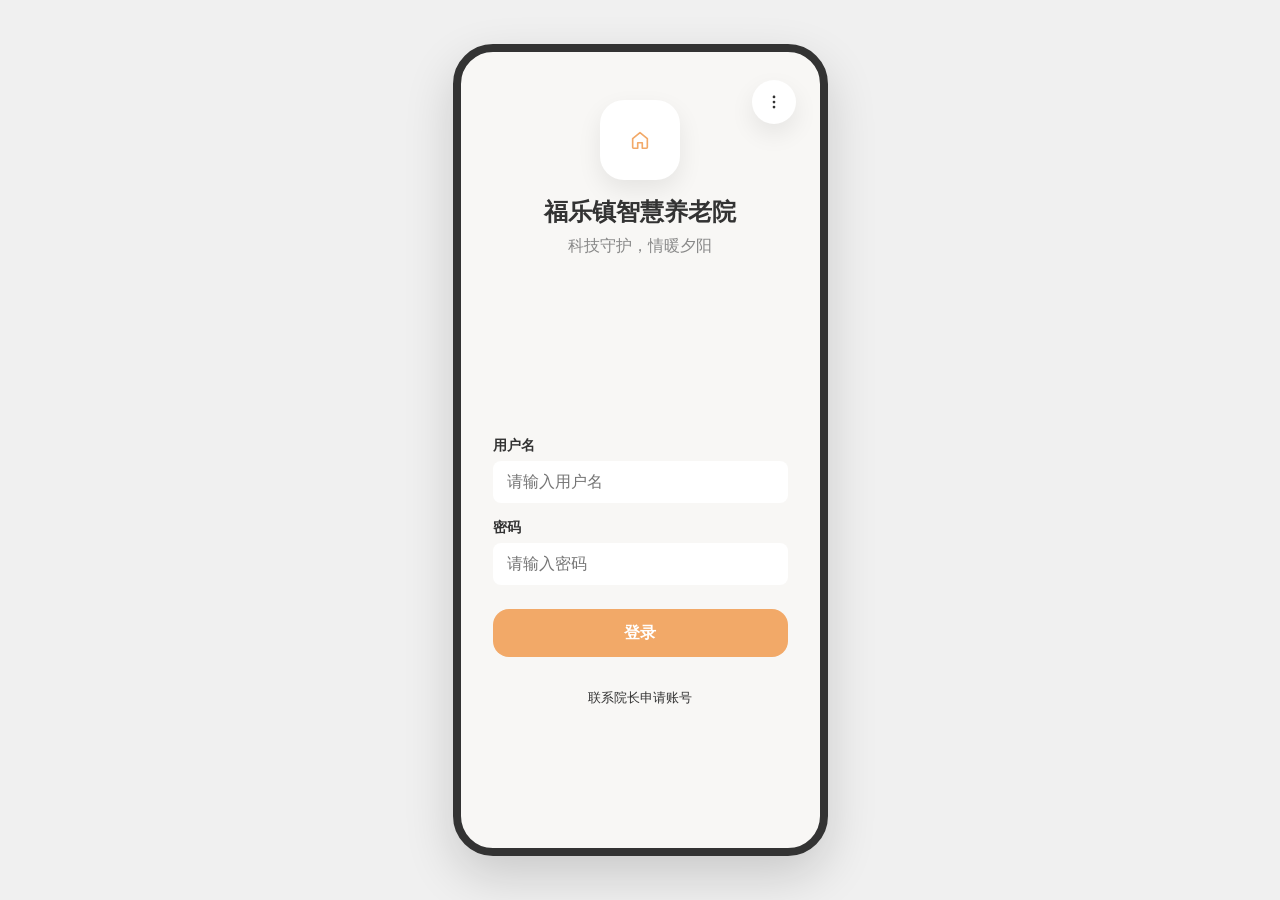
<file: caregiver-app/index.html>
<!DOCTYPE html>
<html lang="zh-CN">
  <head>
    <meta charset="UTF-8" />
    <meta name="viewport" content="width=device-width, initial-scale=1.0, viewport-fit=cover" />
    <meta name="theme-color" content="#f2a968" />
    <meta name="mobile-web-app-capable" content="yes" />
    <meta name="apple-mobile-web-app-capable" content="yes" />
    <meta name="apple-mobile-web-app-status-bar-style" content="default" />
    <meta name="apple-mobile-web-app-title" content="Caregiver" />
    <title>Elder Serve App</title>
    <link rel="manifest" href="./manifest.webmanifest" />
    <link rel="icon" href="./assets/icons/icon-192.png" sizes="192x192" />
    <link rel="apple-touch-icon" href="./assets/icons/apple-touch-icon.png" />
    <link rel="stylesheet" href="./src/styles/theme.css" />
    <link rel="stylesheet" href="./src/styles/base.css" />
    <link rel="stylesheet" href="./src/styles/components.css" />
    <link rel="stylesheet" href="./src/styles/pages.css" />
  </head>
  <body>
    <div id="app">
      <main style="min-height:100vh;display:grid;place-items:center;background:#f7f6f4;color:#333;font:16px sans-serif;">
        <div>Loading app...</div>
      </main>
    </div>
    <script>
      window.addEventListener("error", function (event) {
        var app = document.getElementById("app");
        if (!app) return;
        app.innerHTML = '<main style="min-height:100vh;display:grid;place-items:center;padding:24px;background:#f7f6f4;color:#333;font:16px sans-serif;"><div><strong>App startup failed</strong><p style="color:#777;">' + (event.message || "Please reopen the app") + '</p></div></main>';
      });
      window.addEventListener("unhandledrejection", function (event) {
        var reason = event.reason && (event.reason.message || String(event.reason));
        if (reason) console.warn("Startup promise rejected:", reason);
      });
    </script>
    <script type="module" src="./src/main.js"></script>
  </body>
</html>
</file>
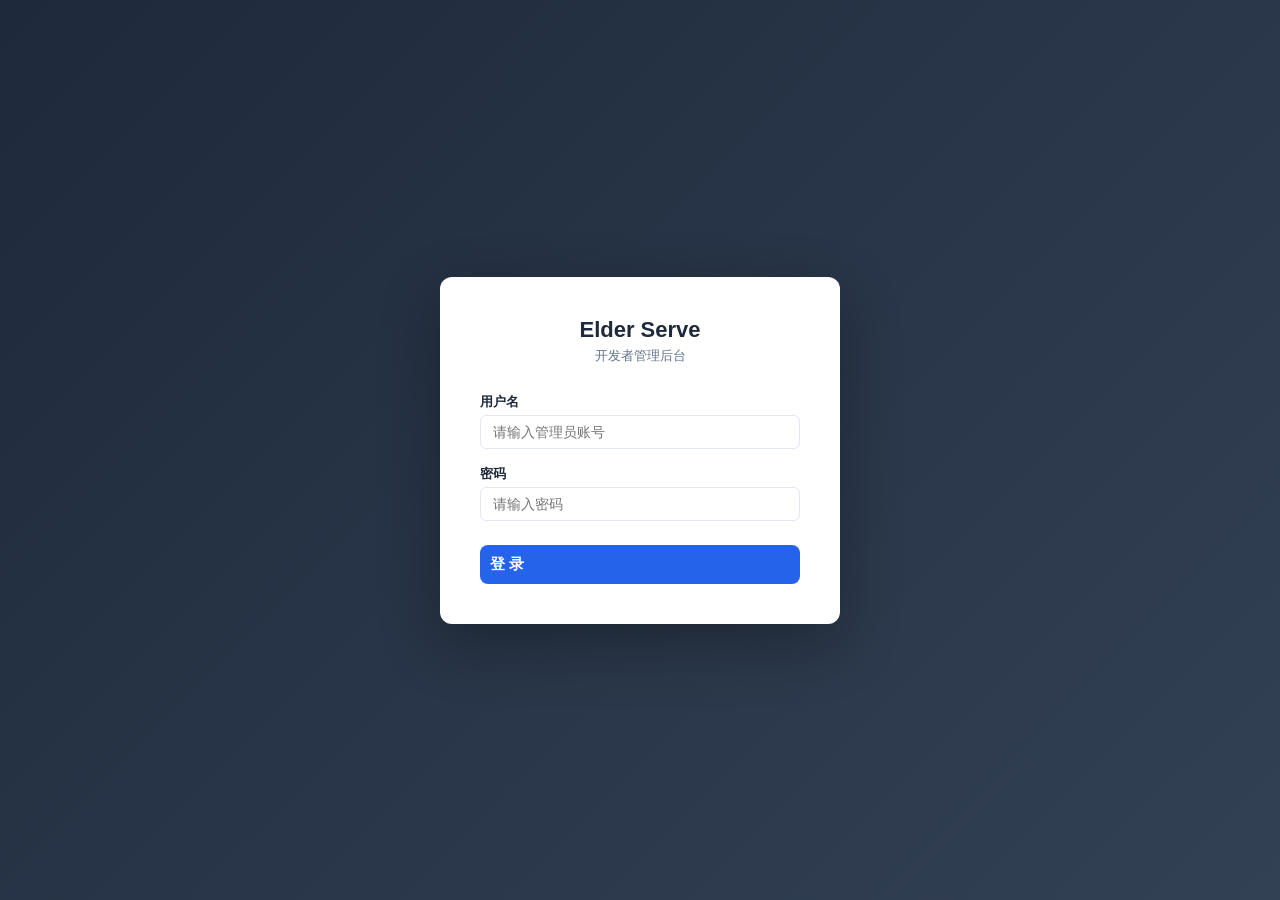
<file: static/admin.html>
<!DOCTYPE html>
<html lang="zh-CN">
<head>
<meta charset="utf-8"/>
<meta name="viewport" content="width=device-width, initial-scale=1.0"/>
<title>Elder Serve — 开发者管理后台</title>
<style>
*,*::before,*::after{box-sizing:border-box;margin:0;padding:0}
:root{
  --primary:#2563eb;--primary-light:#dbeafe;--success:#16a34a;--success-light:#dcfce7;
  --danger:#dc2626;--danger-light:#fee2e2;--warning:#d97706;--warning-light:#fef3c7;
  --bg:#f1f5f9;--surface:#fff;--border:#e2e8f0;--text:#1e293b;--text-secondary:#64748b;
  --sidebar-bg:#0f172a;--sidebar-text:#cbd5e1;--sidebar-active:#2563eb;
  --radius:8px;--shadow:0 1px 3px 0 rgb(0 0 0/0.1);
  font-family:-apple-system,BlinkMacSystemFont,"Segoe UI","PingFang SC","Microsoft YaHei",sans-serif;
}
body{background:var(--bg);color:var(--text);min-height:100vh}
button{cursor:pointer;font:inherit}
input,select{font:inherit}

/* Login */
#loginScreen{display:flex;align-items:center;justify-content:center;min-height:100vh;background:linear-gradient(135deg,#1e293b 0%,#334155 100%)}
.login-card{background:var(--surface);border-radius:12px;padding:40px;width:400px;max-width:90vw;box-shadow:0 20px 60px rgb(0 0 0/0.3)}
.login-card h1{text-align:center;font-size:22px;margin-bottom:4px;color:#1e293b}
.login-card .subtitle{text-align:center;font-size:13px;color:var(--text-secondary);margin-bottom:28px}
.login-card .form-group{margin-bottom:16px}
.login-card label{display:block;font-size:13px;font-weight:600;margin-bottom:4px;color:var(--text)}
.login-card input{width:100%;padding:10px 12px;border:1px solid var(--border);border-radius:var(--radius);font-size:14px;outline:none;transition:border-color .15s}
.login-card input:focus{border-color:var(--primary);box-shadow:0 0 0 3px var(--primary-light)}
.login-card .btn{width:100%;padding:10px;font-size:15px;font-weight:600;border:none;border-radius:var(--radius);margin-top:8px}
.login-error{color:var(--danger);font-size:13px;margin-top:8px;display:none}

/* Main Layout */
#mainLayout{display:none;min-height:100vh}
#sidebar{position:fixed;top:0;left:0;width:240px;height:100vh;background:var(--sidebar-bg);display:flex;flex-direction:column;z-index:100;overflow-y:auto}
.sidebar-brand{padding:20px 20px 6px;font-size:17px;font-weight:700;color:#fff}
.sidebar-subtitle{font-size:12px;color:var(--sidebar-text);padding:0 20px 16px}
.sidebar-nav{list-style:none;flex:1;padding:8px 0}
.sidebar-nav li{padding:8px 20px;font-size:13px;color:var(--sidebar-text);cursor:pointer;transition:background .15s;display:flex;align-items:center;gap:6px}
.sidebar-nav li:hover{background:rgb(255 255 255/0.06)}
.sidebar-nav li.active{background:var(--sidebar-active);color:#fff}
.sidebar-nav .nav-divider{padding:4px 20px;font-size:10px;text-transform:uppercase;letter-spacing:1px;color:#475569;margin-top:4px}
.sidebar-footer{padding:16px 20px;border-top:1px solid rgb(255 255 255/0.08);font-size:13px;color:var(--sidebar-text);flex-shrink:0}
.sidebar-footer button{display:block;width:100%;margin-top:8px;padding:6px 0;background:rgb(255 255 255/0.08);color:#e2e8f0;border:1px solid rgb(255 255 255/0.12);border-radius:6px;font-size:13px;transition:background .15s}
.sidebar-footer button:hover{background:rgb(255 255 255/0.15)}

/* Content */
#content{margin-left:240px;padding:24px}
#statsBar{display:grid;grid-template-columns:repeat(4,1fr);gap:16px;margin-bottom:24px}
.stat-card{background:var(--surface);border-radius:var(--radius);padding:16px;box-shadow:var(--shadow);display:flex;align-items:center;gap:12px}
.stat-card .stat-icon{width:40px;height:40px;border-radius:8px;display:flex;align-items:center;justify-content:center;font-size:18px;flex-shrink:0}
.stat-card .stat-icon.blue{background:var(--primary-light);color:var(--primary)}
.stat-card .stat-icon.green{background:var(--success-light);color:var(--success)}
.stat-card .stat-icon.amber{background:var(--warning-light);color:var(--warning)}
.stat-card .stat-icon.purple{background:#ede9fe;color:#7c3aed}
.stat-card .stat-info{display:flex;flex-direction:column}
.stat-card .stat-info span{font-size:11px;color:var(--text-secondary)}
.stat-card .stat-info strong{font-size:20px;font-weight:700}

/* Tab content */
.tab-header{display:flex;align-items:center;gap:12px;margin-bottom:16px;flex-wrap:wrap}
.tab-header h2{font-size:18px;flex:1;min-width:120px}
.tab-header select{padding:8px 12px;border:1px solid var(--border);border-radius:var(--radius);font-size:14px;background:var(--surface);min-width:180px}

/* Cards */
.card{background:var(--surface);border-radius:var(--radius);box-shadow:var(--shadow);overflow:hidden;margin-bottom:20px}

/* Tables */
.table-wrap{overflow-x:auto}
table{width:100%;border-collapse:collapse;font-size:13px}
th{text-align:left;padding:8px 12px;font-size:11px;font-weight:600;color:var(--text-secondary);text-transform:uppercase;letter-spacing:.5px;background:#f8fafc;border-bottom:1px solid var(--border);white-space:nowrap}
td{padding:10px 12px;border-bottom:1px solid var(--border);vertical-align:middle}
tr:last-child td{border-bottom:none}
tr:hover td{background:#f8fafc}

/* Buttons */
.btn{padding:8px 16px;font-size:13px;font-weight:600;border:none;border-radius:6px;transition:all .15s;display:inline-flex;align-items:center;gap:4px}
.btn-primary{background:var(--primary);color:#fff}
.btn-primary:hover{background:#1d4ed8}
.btn-danger{background:var(--danger);color:#fff}
.btn-danger:hover{background:#b91c1c}
.btn-secondary{background:#f1f5f9;color:var(--text);border:1px solid var(--border)}
.btn-secondary:hover{background:#e2e8f0}
.btn-sm{padding:4px 8px;font-size:11px}
.btn-ghost{padding:4px 8px;font-size:11px;background:transparent;color:var(--primary);border:none;white-space:nowrap}
.btn-ghost:hover{background:var(--primary-light)}
.btn-ghost.danger{color:var(--danger)}
.btn-ghost.danger:hover{background:var(--danger-light)}

/* Badges */
.badge{display:inline-block;padding:2px 8px;border-radius:10px;font-size:11px;font-weight:600;white-space:nowrap}
.badge-active{background:var(--success-light);color:var(--success)}
.badge-suspended{background:var(--warning-light);color:var(--warning)}
.badge-disabled{background:var(--danger-light);color:var(--danger)}
.badge-director{background:#ede9fe;color:#7c3aed}
.badge-caregiver{background:var(--primary-light);color:var(--primary)}
.badge-family{background:#fce7f3;color:#db2777}
.badge-male{background:#dbeafe;color:#2563eb}
.badge-female{background:#fce7f3;color:#db2777}
.badge-default{background:#f1f5f9;color:#64748b}

/* Modals */
.modal-overlay{display:none;position:fixed;top:0;left:0;width:100%;height:100%;background:rgb(0 0 0/0.5);z-index:200;align-items:center;justify-content:center}
.modal-overlay.open{display:flex}
.modal{background:var(--surface);border-radius:12px;width:480px;max-width:90vw;max-height:85vh;overflow-y:auto;box-shadow:0 20px 60px rgb(0 0 0/0.2)}
.modal-header{display:flex;align-items:center;padding:16px 20px;border-bottom:1px solid var(--border)}
.modal-header h3{flex:1;font-size:16px}
.modal-close{width:28px;height:28px;border:none;background:transparent;font-size:18px;color:var(--text-secondary);border-radius:6px;display:flex;align-items:center;justify-content:center}
.modal-close:hover{background:#f1f5f9}
.modal-body{padding:20px}
.modal-footer{display:flex;justify-content:flex-end;gap:8px;padding:16px 20px;border-top:1px solid var(--border)}

/* Forms */
.form-group{margin-bottom:14px}
.form-group label{display:block;font-size:13px;font-weight:600;margin-bottom:4px;color:var(--text)}
.form-group input,.form-group select{width:100%;padding:8px 12px;border:1px solid var(--border);border-radius:6px;font-size:14px;outline:none;transition:border-color .15s}
.form-group input:focus,.form-group select:focus{border-color:var(--primary);box-shadow:0 0 0 3px var(--primary-light)}
.form-hint{font-size:12px;color:var(--text-secondary);margin-top:2px}

/* Toast */
#toastContainer{position:fixed;top:20px;right:20px;z-index:300;display:flex;flex-direction:column;gap:8px}
.toast{padding:12px 20px;border-radius:8px;font-size:14px;font-weight:500;box-shadow:0 4px 12px rgb(0 0 0/0.2);animation:slideIn .25s ease;max-width:360px}
.toast.success{background:var(--success);color:#fff}
.toast.error{background:var(--danger);color:#fff}
@keyframes slideIn{from{transform:translateX(100%);opacity:0}to{transform:translateX(0);opacity:1}}

.spinner{display:inline-block;width:18px;height:18px;border:2px solid #cbd5e1;border-top-color:var(--primary);border-radius:50%;animation:spin .6s linear infinite}
@keyframes spin{to{transform:rotate(360deg)}}
.empty-state{text-align:center;padding:40px;color:var(--text-secondary);font-size:14px}
td.actions{display:flex;gap:2px;flex-wrap:wrap}
.storage-bar{width:100%;height:6px;background:#e2e8f0;border-radius:3px;margin-top:4px;overflow:hidden}
.storage-bar-fill{height:100%;border-radius:3px;transition:width .3s}
.storage-bar-fill.ok{background:var(--success)}
.storage-bar-fill.warn{background:var(--warning)}
.storage-bar-fill.full{background:var(--danger)}
.raw-toolbar{display:flex;gap:8px;align-items:center;flex-wrap:wrap;padding:16px 20px;border-bottom:1px solid var(--border)}
.raw-toolbar select,.raw-toolbar input{padding:8px 12px;border:1px solid var(--border);border-radius:6px;font-size:14px;background:var(--surface)}
  .raw-toolbar input{width:180px}
  .raw-meta{font-size:12px;color:var(--text-secondary);padding:0 20px 12px}
  .realtime-bar{display:flex;align-items:center;gap:10px;justify-content:flex-end;margin:-10px 0 16px;font-size:12px;color:var(--text-secondary)}
  .realtime-pill{display:inline-flex;align-items:center;gap:6px;border:1px solid var(--border);background:var(--surface);border-radius:999px;padding:5px 10px;box-shadow:var(--shadow)}
  .realtime-dot{width:7px;height:7px;border-radius:999px;background:var(--success);box-shadow:0 0 0 3px var(--success-light)}
  .realtime-pill.paused .realtime-dot{background:var(--warning);box-shadow:0 0 0 3px var(--warning-light)}
  .realtime-pill.error .realtime-dot{background:var(--danger);box-shadow:0 0 0 3px var(--danger-light)}
  .realtime-bar button{padding:5px 10px}
  .raw-cell{max-width:240px;overflow:hidden;text-overflow:ellipsis;white-space:nowrap}
.raw-json{background:#0f172a;color:#e2e8f0;border-radius:8px;padding:16px;overflow:auto;max-height:60vh;font-size:12px;line-height:1.5;white-space:pre-wrap;word-break:break-all}
.template-detail-table{width:100%;border-collapse:collapse;font-size:13px}
.template-detail-table th,.template-detail-table td{padding:8px 10px;border-bottom:1px solid var(--border);vertical-align:top}
.template-detail-table th{background:#f8fafc;color:var(--text-secondary);font-size:11px}
.template-summary{display:flex;gap:8px;flex-wrap:wrap;font-size:12px;color:var(--text-secondary)}
.template-summary span{background:#f1f5f9;border:1px solid var(--border);border-radius:999px;padding:2px 8px}
.template-tree-name{display:flex;align-items:flex-start;gap:8px}
.template-tree-name__icon{width:22px;height:22px;border-radius:999px;background:#e0f2fe;color:#0369a1;display:inline-flex;align-items:center;justify-content:center;font-size:12px;font-weight:800;flex-shrink:0}
.template-tree-name__icon.child{background:#fef3c7;color:#92400e}
.template-tree-name__body strong{display:block}
.template-tree-name__body code{font-size:11px;color:var(--text-secondary)}
.template-tree-row--child td{background:#fffdf7}
.template-tree-indent{display:inline-block;width:18px;border-left:2px solid #f3d19e;border-bottom:2px solid #f3d19e;height:16px;margin-right:8px;border-bottom-left-radius:6px;vertical-align:middle}
.template-parent-label{display:flex;flex-direction:column;gap:2px;font-size:12px}
.template-parent-label strong{color:var(--text)}
.template-parent-label code{font-size:11px;color:var(--text-secondary)}
.template-parent-label span{color:var(--text-secondary)}
.task-record-note{max-width:260px;white-space:normal;line-height:1.45;color:var(--text-primary)}
.task-record-photo-list{display:flex;gap:6px;flex-wrap:wrap}
.task-record-photo{display:inline-flex;align-items:center;gap:4px;border:1px solid var(--border);border-radius:6px;padding:3px 6px;background:#f8fafc;font-size:12px;color:var(--text-secondary);text-decoration:none}
.task-record-photo img{width:36px;height:36px;object-fit:cover;border-radius:4px;border:1px solid var(--border)}
.task-record-photo-grid{display:grid;grid-template-columns:repeat(auto-fill,minmax(160px,1fr));gap:12px}
.task-record-photo-card{border:1px solid var(--border);border-radius:8px;padding:8px;background:#f8fafc;cursor:pointer;transition:box-shadow .15s,transform .15s}
.task-record-photo-card:hover{box-shadow:0 8px 18px rgb(15 23 42/0.14);transform:translateY(-1px)}
.task-record-photo-card img{width:100%;max-height:220px;object-fit:contain;border-radius:6px;background:#fff}
.task-record-photo-card a{word-break:break-all;font-size:12px}
.task-record-large{display:flex;flex-direction:column;gap:12px}
.task-record-large img{max-width:100%;max-height:70vh;object-fit:contain;border-radius:8px;background:#0f172a}
.task-record-large__bar{display:flex;gap:8px;align-items:center;justify-content:space-between}
.task-record-status{display:inline-block;border-radius:999px;padding:2px 8px;font-size:12px;border:1px solid var(--border);background:#f8fafc}
.task-record-status.completed{background:#ecfdf5;color:#047857;border-color:#a7f3d0}
.task-record-status.pending{background:#fffbeb;color:#92400e;border-color:#fde68a}
.task-record-status.risk,.task-record-status.refused{background:#fef2f2;color:#b91c1c;border-color:#fecaca}
.elder-profile-cell{display:flex;flex-direction:column;gap:2px}
.elder-profile-cell strong{font-size:13px}
.elder-profile-cell code{font-size:11px;color:var(--text-secondary)}
.elder-template-pill{display:inline-flex;align-items:center;border:1px solid #bfdbfe;background:#eff6ff;color:#1d4ed8;border-radius:999px;padding:2px 8px;font-size:12px;max-width:220px;white-space:nowrap;overflow:hidden;text-overflow:ellipsis}
.elder-task-entry{display:flex;gap:6px;flex-wrap:wrap;align-items:center}
.pager{display:flex;gap:8px;align-items:center;justify-content:flex-end;padding:12px 20px;border-top:1px solid var(--border);font-size:12px;color:var(--text-secondary)}
</style>
</head>
<body>

<!-- ====== LOGIN SCREEN ====== -->
<div id="loginScreen">
  <div class="login-card">
    <h1>Elder Serve</h1>
    <p class="subtitle">开发者管理后台</p>
    <form id="loginForm" autocomplete="off">
      <div class="form-group"><label>用户名</label><input type="text" id="loginUsername" placeholder="请输入管理员账号" autocomplete="off"/></div>
      <div class="form-group"><label>密码</label><input type="password" id="loginPassword" placeholder="请输入密码" autocomplete="off"/></div>
      <div class="login-error" id="loginError"></div>
      <button type="submit" class="btn btn-primary" id="loginBtn">登 录</button>
    </form>
  </div>
</div>

<!-- ====== MAIN LAYOUT ====== -->
<div id="mainLayout">
  <nav id="sidebar">
    <div class="sidebar-brand">Elder Serve</div>
    <div class="sidebar-subtitle" id="sidebarRole"></div>
    <ul class="sidebar-nav">
      <div class="nav-divider">系统管理</div>
      <li class="active" data-tab="institutions">&#127970; 机构管理</li>
      <li data-tab="hierarchy">&#128202; 层级视图</li>
      <li data-tab="users">&#128101; 用户管理</li>
      <li data-tab="sessions">&#128172; 在线会话</li>
      <li data-tab="appReleases">&#128230; APP版本</li>
      <li data-tab="rawData">&#128451; 数据库总览</li>
      <div class="nav-divider">运营数据</div>
      <li data-tab="elders">&#128116; 老人档案</li>
      <li data-tab="templates">&#128203; 日报模板</li>
      <li data-tab="tasks">&#128204; 发布任务</li>
    </ul>
    <div class="sidebar-footer">
      <div id="sidebarUsername"></div>
      <button id="logoutBtn">退出登录</button>
    </div>
  </nav>

  <div id="content">
    <div id="statsBar">
      <div class="stat-card"><div class="stat-icon blue">&#127970;</div><div class="stat-info"><span>机构数</span><strong id="statInstitutions">-</strong></div></div>
      <div class="stat-card"><div class="stat-icon green">&#128101;</div><div class="stat-info"><span>用户数</span><strong id="statUsers">-</strong></div></div>
      <div class="stat-card"><div class="stat-icon purple">&#128116;</div><div class="stat-info"><span>老人数</span><strong id="statElders">-</strong></div></div>
      <div class="stat-card"><div class="stat-icon amber">&#128190;</div><div class="stat-info"><span>存储用量</span><strong id="statStorage">-</strong></div></div>
    </div>
    <div class="realtime-bar">
      <span class="realtime-pill" id="realtimeStatus"><span class="realtime-dot"></span><span id="realtimeText">实时刷新：开启，30 秒一次</span></span>
      <button class="btn btn-secondary btn-sm" id="btnRealtimeToggle" type="button">暂停实时刷新</button>
      <button class="btn btn-secondary btn-sm" id="btnRealtimeNow" type="button">立即刷新</button>
    </div>

    <!-- Institutions Tab -->
    <div id="tabInstitutions" class="card">
      <div class="tab-header" style="padding:16px 20px"><h2>机构列表</h2><button class="btn btn-primary" id="btnCreateInstitution">+ 注册新机构</button></div>
      <div class="table-wrap"><table id="institutionsTable"><thead><tr><th>机构名称</th><th>机构 ID</th><th>状态</th><th>用户数</th><th>存储用量</th><th>操作</th></tr></thead><tbody></tbody></table></div>
    </div>

    <!-- Users Tab -->
    <div id="tabUsers" class="card" style="display:none">
      <div class="tab-header" style="padding:16px 20px"><h2>用户列表</h2><select id="userInstitutionSelect"><option value="">-- 选择机构 --</option></select><button class="btn btn-primary" id="btnCreateUser">+ 添加用户</button></div>
      <div class="table-wrap"><table id="usersTable"><thead><tr><th>用户名</th><th>显示名</th><th>角色</th><th>状态</th><th>创建时间</th><th>操作</th></tr></thead><tbody></tbody></table></div>
    </div>

    <!-- Elders Tab -->
    <div id="tabElders" class="card" style="display:none">
      <div class="tab-header" style="padding:16px 20px"><h2>老人档案</h2><select id="elderInstitutionSelect"><option value="">-- 全部机构 --</option></select></div>
      <div class="table-wrap"><table id="eldersTable"><thead><tr><th>姓名</th><th>性别</th><th>年龄</th><th>楼层</th><th>房间</th><th>床位</th><th>机构</th><th>紧急联系人</th></tr></thead><tbody></tbody></table></div>
    </div>

    <!-- Templates Tab -->
    <div id="tabTemplates" class="card" style="display:none">
      <div class="tab-header" style="padding:16px 20px"><h2>日报模板</h2><select id="templateInstitutionSelect"><option value="">-- 全部机构 --</option></select></div>
      <div class="table-wrap"><table id="templatesTable"><thead><tr><th>标题</th><th>机构</th><th>版本</th><th>来源</th><th>更新者</th><th>更新时间</th></tr></thead><tbody></tbody></table></div>
    </div>

    <!-- Hierarchy Tab -->
    <div id="tabHierarchy" class="card" style="display:none">
      <div class="tab-header" style="padding:16px 20px"><h2>机构层级视图</h2><button class="btn btn-secondary btn-sm" id="btnRefreshHierarchy">刷新</button></div>
      <div id="hierarchyTree" style="padding:16px"></div>
    </div>

    <!-- Tasks Tab -->
    <div id="tabTasks" class="card" style="display:none">
      <div class="tab-header" style="padding:16px 20px"><h2>发布任务</h2><select id="taskInstitutionSelect"><option value="">-- 全部机构 --</option></select><input type="text" id="taskElderSearch" placeholder="搜索老人姓名..." style="padding:8px 12px;border:1px solid var(--border);border-radius:6px;font-size:14px;width:160px"/></div>
      <div class="table-wrap"><table id="tasksTable"><thead><tr><th>任务标题</th><th>老人</th><th>护工</th><th>楼层/房间</th><th>状态</th><th>日期</th><th>分类</th><th>异常</th></tr></thead><tbody></tbody></table></div>
    </div>

    <!-- Sessions Tab -->
    <div id="tabSessions" class="card" style="display:none">
      <div class="tab-header" style="padding:16px 20px"><h2>在线会话</h2><button class="btn btn-secondary btn-sm" id="btnRefreshSessions">刷新</button><button class="btn btn-danger btn-sm" id="btnCleanupSessions">清理过期/已踢出</button></div>
      <div class="table-wrap"><table id="sessionsTable"><thead><tr><th>用户</th><th>角色</th><th>机构</th><th>登录时间</th><th>过期时间</th><th>状态</th><th>操作</th></tr></thead><tbody></tbody></table></div>
    </div>

    <!-- App Releases Tab -->
    <div id="tabAppReleases" class="card" style="display:none">
      <div class="tab-header" style="padding:16px 20px"><h2>APP 发布记录</h2></div>
      <div class="table-wrap"><table id="appReleasesTable"><thead><tr><th>版本</th><th>平台</th><th>渠道</th><th>大小</th><th>SHA256</th><th>强制更新</th><th>发布时间</th><th>备注</th></tr></thead><tbody></tbody></table></div>
    </div>

    <!-- Raw Data Tab -->
    <div id="tabRawData" class="card" style="display:none">
      <div class="tab-header" style="padding:16px 20px 0"><h2>数据库总览</h2></div>
      <div class="raw-toolbar">
        <select id="rawTableSelect"><option value="">-- 选择数据表 --</option></select>
        <select id="rawInstitutionSelect"><option value="">全部机构</option></select>
        <input type="date" id="rawRecordDate" title="按日期筛选任务记录"/>
        <input type="text" id="rawSearch" placeholder="搜索 ID/姓名/状态..."/>
        <select id="rawLimitSelect"><option value="50">50 条</option><option value="100" selected>100 条</option><option value="200">200 条</option><option value="300">300 条</option></select>
        <button class="btn btn-secondary btn-sm" id="btnRefreshRawData">刷新</button>
      </div>
      <div class="raw-meta" id="rawDataMeta">只读浏览云端事实表；密码哈希、会话 token 已脱敏。</div>
      <div class="table-wrap"><table id="rawDataTable"><thead><tr><th>数据</th></tr></thead><tbody></tbody></table></div>
      <div class="pager"><button class="btn btn-secondary btn-sm" id="rawPrevPage">上一页</button><span id="rawPageInfo">-</span><button class="btn btn-secondary btn-sm" id="rawNextPage">下一页</button></div>
    </div>
  </div>
</div>

<!-- ====== MODALS ====== -->

<!-- Create Institution -->
<div class="modal-overlay" id="modalCreateInstitution">
  <div class="modal">
    <div class="modal-header"><h3>注册新机构</h3><button class="modal-close" data-close="modalCreateInstitution">&times;</button></div>
    <div class="modal-body">
      <div class="form-group"><label>机构 ID <span style="color:var(--danger)">*</span></label><input type="text" id="ciId" placeholder="例如：xinhu-care"/></div>
      <div class="form-group"><label>机构名称</label><input type="text" id="ciName" placeholder="例如：新华镇颐养护理院"/></div>
      <div class="form-group"><label>存储配额 (MB)</label><input type="number" id="ciQuota" value="0" min="0"/><div class="form-hint">0 表示不限制</div></div>
      <div class="form-group"><label>院长用户名 <span style="color:var(--danger)">*</span></label><input type="text" id="ciAdminUsername" placeholder="首位院长的登录名"/></div>
      <div class="form-group"><label>院长密码 <span style="color:var(--danger)">*</span></label><input type="password" id="ciAdminPassword" placeholder="至少 8 位"/></div>
      <div class="login-error" id="ciError"></div>
    </div>
    <div class="modal-footer"><button class="btn btn-secondary" data-close="modalCreateInstitution">取消</button><button class="btn btn-primary" id="ciSubmit">确认注册</button></div>
  </div>
</div>

<!-- Adjust Quota -->
<div class="modal-overlay" id="modalQuota">
  <div class="modal">
    <div class="modal-header"><h3>调整存储配额</h3><button class="modal-close" data-close="modalQuota">&times;</button></div>
    <div class="modal-body">
      <div class="form-group"><label>机构</label><input type="text" id="qInstName" disabled/></div>
      <div class="form-group"><label>当前已用</label><input type="text" id="qUsed" disabled/></div>
      <div class="form-group"><label>新配额 (MB)</label><input type="number" id="qQuota" value="0" min="0"/><div class="form-hint">0 表示不限制</div></div>
      <div class="login-error" id="qError"></div>
    </div>
    <div class="modal-footer"><button class="btn btn-secondary" data-close="modalQuota">取消</button><button class="btn btn-primary" id="qSubmit">保存</button></div>
  </div>
</div>

<!-- Create User -->
<div class="modal-overlay" id="modalCreateUser">
  <div class="modal">
    <div class="modal-header"><h3>添加用户</h3><button class="modal-close" data-close="modalCreateUser">&times;</button></div>
    <div class="modal-body">
      <div class="form-group"><label>机构</label><input type="text" id="cuInstName" disabled/></div>
      <div class="form-group"><label>用户名 <span style="color:var(--danger)">*</span></label><input type="text" id="cuUsername" placeholder="登录名（机构内唯一）"/></div>
      <div class="form-group"><label>密码 <span style="color:var(--danger)">*</span></label><input type="password" id="cuPassword" placeholder="至少 8 位"/></div>
      <div class="form-group"><label>显示名称</label><input type="text" id="cuDisplayName" placeholder="可选"/></div>
      <div class="form-group"><label>角色</label><select id="cuRole"><option value="caregiver">护工</option><option value="family">家属</option><option value="director">院长</option></select></div>
      <div class="form-group"><label>关联实体 ID</label><input type="text" id="cuRoleEntityId" placeholder="例如护工 caregiver ID 或老人 elder ID"/></div>
      <div class="login-error" id="cuError"></div>
    </div>
    <div class="modal-footer"><button class="btn btn-secondary" data-close="modalCreateUser">取消</button><button class="btn btn-primary" id="cuSubmit">确认添加</button></div>
  </div>
</div>

<!-- Reset Password -->
<div class="modal-overlay" id="modalResetPassword">
  <div class="modal">
    <div class="modal-header"><h3>重置用户密码</h3><button class="modal-close" data-close="modalResetPassword">&times;</button></div>
    <div class="modal-body">
      <div class="form-group"><label>用户</label><input type="text" id="rpUsername" disabled/></div>
      <div class="form-group"><label>新密码 <span style="color:var(--danger)">*</span></label><input type="password" id="rpPassword" placeholder="至少 8 位"/></div>
      <div class="login-error" id="rpError"></div>
    </div>
    <div class="modal-footer"><button class="btn btn-secondary" data-close="modalResetPassword">取消</button><button class="btn btn-primary" id="rpSubmit">确认重置</button></div>
  </div>
</div>

<!-- Template Detail -->
<div class="modal-overlay" id="modalTemplateDetail">
  <div class="modal" style="width:700px">
    <div class="modal-header"><h3 id="tdTitle">模板详情</h3><button class="modal-close" data-close="modalTemplateDetail">&times;</button></div>
    <div class="modal-body">
      <div style="margin-bottom:12px"><span style="font-size:12px;color:var(--text-secondary)">机构：</span><code id="tdInstId"></code> <span style="font-size:12px;color:var(--text-secondary);margin-left:12px">版本：</span><span id="tdVersion"></span> <span style="font-size:12px;color:var(--text-secondary);margin-left:12px">来源：</span><span id="tdSource"></span></div>
      <pre id="tdContent" style="background:#f8fafc;border:1px solid var(--border);border-radius:6px;padding:16px;overflow:auto;max-height:50vh;font-size:12px;line-height:1.5;white-space:pre-wrap;word-break:break-all"></pre>
    </div>
    <div class="modal-footer"><button class="btn btn-secondary" data-close="modalTemplateDetail">关闭</button></div>
  </div>
</div>

<!-- Raw Row Detail -->
<div class="modal-overlay" id="modalRawDetail">
  <div class="modal" style="width:820px">
    <div class="modal-header"><h3 id="rawDetailTitle">数据详情</h3><button class="modal-close" data-close="modalRawDetail">&times;</button></div>
    <div class="modal-body">
      <pre id="rawDetailContent" class="raw-json"></pre>
      <div id="rawDetailTableContent" style="display:none"></div>
    </div>
    <div class="modal-footer"><button class="btn btn-secondary" data-close="modalRawDetail">关闭</button></div>
  </div>
</div>

<div id="toastContainer"></div>

<script>
(function(){
var S = {
  token: null,
  user: null,
  institutions: [],
  currentTab: "institutions",
  selectedInstId: null,
  quotaInstId: null,
  resetUserId: null,
  resetUserInstId: null,
  rawTables: [],
  rawTable: "",
  rawInstitutionId: "",
  rawOffset: 0,
  rawLoadSeq: 0,
  rawRows: [],
  rawTaskGroups: [],
  rawElderRows: [],
  rawEvidenceDetailHtml: "",
  rawTotal: 0,
  realtimeEnabled: true,
  realtimeIntervalMs: 30000,
  realtimeTimer: null,
  realtimeInFlight: false,
  realtimeLastAt: "",
  realtimeLastError: ""
};

/* ====== API ====== */
async function api(method, path, body) {
  var headers = { "Content-Type": "application/json" };
  if (S.token) headers["Authorization"] = "Bearer " + S.token;
  var opts = { method: method, headers: headers };
  if (body) opts.body = JSON.stringify(body);
  var res = await fetch(path, opts);
  var data;
  try { data = await res.json(); } catch(_) { data = {}; }
  if (!res.ok) {
    if (res.status === 401) { clearAuth(); showLogin(); throw new Error("会话已过期，请重新登录"); }
    throw new Error(data.detail || "HTTP " + res.status);
  }
  return data;
}

/* ====== AUTH ====== */
function clearAuth() {
  S.token = null; S.user = null;
  localStorage.removeItem("elderAdminToken");
  if (S.realtimeTimer) { clearInterval(S.realtimeTimer); S.realtimeTimer = null; }
}
function showLogin() {
  document.getElementById("loginScreen").style.display = "flex";
  document.getElementById("mainLayout").style.display = "none";
}
function showDashboard() {
  document.getElementById("loginScreen").style.display = "none";
  document.getElementById("mainLayout").style.display = "flex";
  document.getElementById("sidebarUsername").textContent = S.user ? S.user.username : "";
  document.getElementById("sidebarRole").textContent = S.user && S.user.role === "superadmin" ? "超级管理员" : "管理员";
  startRealtimeRefresh();
}
async function verifyToken() {
  try {
    var stats = await api("GET", "/api/admin/stats");
    S.user = { username: "admin", role: "superadmin" };
    showDashboard();
    renderStats(stats);
    loadInstitutions();
  } catch(e) { showLogin(); }
}
async function doLogin(username, password) {
  var result = await api("POST", "/api/admin/login", { institutionId: "", username: username, password: password });
  if (result.status !== "success") throw new Error(result.detail || "登录失败");
  S.token = result.token;
  S.user = result.user;
  localStorage.setItem("elderAdminToken", result.token);
  showDashboard();
  var stats = await api("GET", "/api/admin/stats");
  renderStats(stats);
  loadInstitutions();
}

/* ====== UI HELPERS ====== */
function escHtml(str) { return String(str || "").replace(/&/g,"&amp;").replace(/</g,"&lt;").replace(/>/g,"&gt;").replace(/"/g,"&quot;"); }
function formatBytes(bytes) {
  bytes = Number(bytes || 0);
  if (!bytes) return "0 B";
  if (bytes >= 1073741824) return (bytes / 1073741824).toFixed(1) + " GB";
  if (bytes >= 1048576) return (bytes / 1048576).toFixed(1) + " MB";
  if (bytes >= 1024) return Math.round(bytes / 1024) + " KB";
  return bytes + " B";
}
function formatDate(iso) { if (!iso) return "-"; return iso.slice(0, 10) + " " + iso.slice(11, 16); }
function roleBadge(role) {
  var map = { director: "badge-director", caregiver: "badge-caregiver", family: "badge-family", admin: "badge-director", superadmin: "badge-director" };
  var label = { director: "院长", caregiver: "护工", family: "家属", admin: "管理员", superadmin: "超管" };
  return '<span class="badge ' + (map[role] || "") + '">' + (label[role] || role) + '</span>';
}
function statusBadge(status) {
  if (status === "active") return '<span class="badge badge-active">正常</span>';
  if (status === "suspended") return '<span class="badge badge-suspended">已暂停</span>';
  if (status === "disabled") return '<span class="badge badge-disabled">已禁用</span>';
  return '<span class="badge">' + escHtml(status) + '</span>';
}
function attendanceStatusBadge(status, lateMinutes) {
  if (status === "present") return '<span class="badge badge-active">正常</span>';
  if (status === "late") return '<span class="badge badge-suspended">迟到' + (lateMinutes ? " " + escHtml(lateMinutes) + "分钟" : "") + '</span>';
  if (status === "absent" || status === "missing") return '<span class="badge badge-disabled">缺勤</span>';
  return '<span class="badge badge-default">缺勤</span>';
}
function storageBar(used, quota) {
  if (!quota || quota === 0) return formatBytes(used) + " / 无限制";
  var pct = Math.min(100, Math.round(used / quota * 100));
  var cls = pct >= 90 ? "full" : pct >= 70 ? "warn" : "ok";
  return formatBytes(used) + " / " + formatBytes(quota) + '<div class="storage-bar"><div class="storage-bar-fill ' + cls + '" style="width:' + pct + '%"></div></div>';
}
function toast(msg, type) {
  var c = document.getElementById("toastContainer");
  var el = document.createElement("div");
  el.className = "toast " + (type || "success");
  el.textContent = msg;
  c.appendChild(el);
  setTimeout(function(){ el.remove(); }, 3000);
}
function showModal(id) { document.getElementById(id).classList.add("open"); }
function hideModal(id) { document.getElementById(id).classList.remove("open"); }
function isAnyModalOpen() { return Boolean(document.querySelector(".modal-overlay.open")); }
function formatClock(date) {
  return String(date.getHours()).padStart(2, "0") + ":" + String(date.getMinutes()).padStart(2, "0") + ":" + String(date.getSeconds()).padStart(2, "0");
}
function renderRealtimeStatus(reason) {
  var pill = document.getElementById("realtimeStatus");
  var text = document.getElementById("realtimeText");
  var btn = document.getElementById("btnRealtimeToggle");
  if (!pill || !text || !btn) return;
  pill.classList.remove("paused", "error");
  if (S.realtimeLastError) {
    pill.classList.add("error");
    text.textContent = "实时刷新失败：" + S.realtimeLastError;
  } else if (!S.realtimeEnabled) {
    pill.classList.add("paused");
    text.textContent = "实时刷新：已暂停";
  } else if (reason) {
    pill.classList.add("paused");
    text.textContent = "实时刷新：暂停中（" + reason + "）";
  } else {
    text.textContent = "实时刷新：开启，30 秒一次" + (S.realtimeLastAt ? "；上次 " + S.realtimeLastAt : "");
  }
  btn.textContent = S.realtimeEnabled ? "暂停实时刷新" : "开启实时刷新";
}
async function refreshCurrentView(options) {
  options = options || {};
  var cfg = tabConfig[S.currentTab];
  if (!cfg || !cfg.load) return;
  if (options.realtime) {
    if (!S.token || !S.realtimeEnabled) return;
    if (document.hidden) { renderRealtimeStatus("页面在后台"); return; }
    if (isAnyModalOpen()) { renderRealtimeStatus("弹窗打开"); return; }
    if (S.realtimeInFlight) return;
    S.realtimeInFlight = true;
  }
  try {
    var stats = await api("GET", "/api/admin/stats");
    renderStats(stats);
    await cfg.load();
    S.realtimeLastAt = formatClock(new Date());
    S.realtimeLastError = "";
  } catch(e) {
    S.realtimeLastError = e.message || "刷新失败";
    if (!options.realtime) toast(S.realtimeLastError, "error");
  } finally {
    if (options.realtime) S.realtimeInFlight = false;
    renderRealtimeStatus();
  }
}
function startRealtimeRefresh() {
  if (S.realtimeTimer) clearInterval(S.realtimeTimer);
  S.realtimeTimer = setInterval(function(){ refreshCurrentView({ realtime: true }); }, S.realtimeIntervalMs);
  renderRealtimeStatus();
}
function showInlineErr(id, msg) {
  var el = document.getElementById(id);
  el.textContent = msg;
  el.style.display = "block";
}

/* ====== RENDER ====== */
function renderStats(stats) {
  document.getElementById("statInstitutions").textContent = stats.institutionCount || 0;
  document.getElementById("statUsers").textContent = stats.userCount || 0;
  document.getElementById("statElders").textContent = stats.elderCount || 0;
  document.getElementById("statStorage").textContent = formatBytes(stats.totalStorageUsedBytes || 0);
}

function renderInstitutionsTable(list) {
  S.institutions = list || [];
  var tbody = document.querySelector("#institutionsTable tbody");
  if (!S.institutions.length) { tbody.innerHTML = '<tr><td colspan="6"><div class="empty-state">暂无机构数据</div></td></tr>'; return; }
  tbody.innerHTML = S.institutions.map(function(inst){
    var suspLabel = inst.status === "suspended" ? "恢复服务" : "暂停服务";
    var suspCls = inst.status === "suspended" ? "success" : "danger";
    return '<tr>' +
      '<td><strong>' + escHtml(inst.name || "未命名") + '</strong></td>' +
      '<td><code>' + escHtml(inst.id) + '</code></td>' +
      '<td>' + statusBadge(inst.status) + '</td>' +
      '<td>' + (inst.userCount || 0) + '</td>' +
      '<td style="min-width:180px">' + storageBar(inst.storageUsedBytes || 0, inst.storageQuotaBytes || 0) + '</td>' +
      '<td class="actions">' +
        '<button class="btn-ghost" data-action="quota" data-id="' + escHtml(inst.id) + '" data-name="' + escHtml(inst.name || "") + '" data-used="' + (inst.storageUsedBytes||0) + '" data-quota="' + (inst.storageQuotaBytes||0) + '">配额</button>' +
        '<button class="btn-ghost ' + suspCls + '" data-action="suspend" data-id="' + escHtml(inst.id) + '" data-name="' + escHtml(inst.name || "") + '">' + suspLabel + '</button>' +
      '</td></tr>';
  }).join("");
}

function renderUsersTable(users) {
  var tbody = document.querySelector("#usersTable tbody");
  if (!users || !users.length) { tbody.innerHTML = '<tr><td colspan="6"><div class="empty-state">暂无用户数据，请先选择机构</div></td></tr>'; return; }
  tbody.innerHTML = users.map(function(u){
    var disLabel = u.status === "disabled" ? "启用" : "禁用";
    var disCls = u.status === "disabled" ? "success" : "danger";
    return '<tr>' +
      '<td><strong>' + escHtml(u.username) + '</strong></td>' +
      '<td>' + escHtml(u.displayName || "-") + '</td>' +
      '<td>' + roleBadge(u.role) + '</td>' +
      '<td>' + statusBadge(u.status) + '</td>' +
      '<td>' + formatDate(u.createdAt) + '</td>' +
      '<td class="actions">' +
        '<button class="btn-ghost" data-action="reset-password" data-uid="' + escHtml(u.id) + '" data-uname="' + escHtml(u.username) + '">重置密码</button>' +
        '<button class="btn-ghost ' + disCls + '" data-action="disable-user" data-uid="' + escHtml(u.id) + '" data-uname="' + escHtml(u.username) + '">' + disLabel + '</button>' +
      '</td></tr>';
  }).join("");
}

function renderEldersTable(elders) {
  var tbody = document.querySelector("#eldersTable tbody");
  if (!elders || !elders.length) { tbody.innerHTML = '<tr><td colspan="8"><div class="empty-state">暂无老人数据</div></td></tr>'; return; }
  tbody.innerHTML = elders.map(function(e){
    return '<tr>' +
      '<td><strong>' + escHtml(e.name || "-") + '</strong></td>' +
      '<td>' + (e.gender === "男" ? '<span class="badge badge-male">男</span>' : e.gender === "女" ? '<span class="badge badge-female">女</span>' : '<span class="badge badge-default">' + escHtml(e.gender||"-") + '</span>') + '</td>' +
      '<td>' + (e.age || "-") + '</td>' +
      '<td>' + escHtml(e.floor || "-") + '</td>' +
      '<td>' + escHtml(e.room || "-") + '</td>' +
      '<td>' + escHtml(e.bed || "-") + '</td>' +
      '<td><code>' + escHtml(e.institutionId || "-") + '</code></td>' +
      '<td>' + escHtml(e.emergencyContact || "-") + '</td>' +
      '</tr>';
  }).join("");
}

function renderTemplatesTable(list) {
  var tbody = document.querySelector("#templatesTable tbody");
  if (!list || !list.length) { tbody.innerHTML = '<tr><td colspan="6"><div class="empty-state">暂无模板数据</div></td></tr>'; return; }
  tbody.innerHTML = list.map(function(t){
    return '<tr style="cursor:pointer" data-action="view-template" data-id="' + escHtml(t.id) + '" data-title="' + escHtml(t.title || '未命名') + '">' +
      '<td><strong style="color:var(--primary)">' + escHtml(t.title || "未命名") + '</strong></td>' +
      '<td><code>' + escHtml(t.institutionId || "-") + '</code></td>' +
      '<td>v' + (t.version || 0) + '</td>' +
      '<td>' + escHtml(t.source || "-") + '</td>' +
      '<td>' + escHtml(t.updatedBy || "-") + '</td>' +
      '<td>' + formatDate(t.updatedAt) + '</td>' +
      '</tr>';
  }).join("");
}

function renderTasksTable(list) {
  var tbody = document.querySelector("#tasksTable tbody");
  if (!list || !list.length) { tbody.innerHTML = '<tr><td colspan="8"><div class="empty-state">暂无任务数据</div></td></tr>'; return; }
  tbody.innerHTML = list.map(function(t){
    var exc = t.exceptionType ? '<span class="badge badge-suspended">' + escHtml(t.exceptionType) + '</span>' : '<span class="badge badge-active">-</span>';
    return '<tr>' +
      '<td><strong>' + escHtml(t.title || "未命名") + '</strong></td>' +
      '<td>' + escHtml(t.elderName || "-") + '</td>' +
      '<td>' + escHtml(t.caregiverName || "-") + '</td>' +
      '<td>' + escHtml(t.elderFloor || "") + ' ' + escHtml(t.elderRoom || "") + '</td>' +
      '<td>' + statusBadge(t.status) + '</td>' +
      '<td>' + formatDate(t.recordDate) + '</td>' +
      '<td>' + escHtml(t.category || "-") + '</td>' +
      '<td>' + exc + '</td>' +
      '</tr>';
  }).join("");
}

function renderSessionsTable(list) {
  var tbody = document.querySelector("#sessionsTable tbody");
  if (!list || !list.length) { tbody.innerHTML = '<tr><td colspan="7"><div class="empty-state">暂无活跃会话</div></td></tr>'; return; }
  tbody.innerHTML = list.map(function(s){
    var isRevoked = s.revoked;
    var now = new Date().toISOString();
    var isExpired = s.expiresAt < now;
    var badge;
    if (isRevoked) badge = '<span class="badge badge-disabled">已踢出</span>';
    else if (isExpired) badge = '<span class="badge badge-default">已过期</span>';
    else badge = '<span class="badge badge-active">在线</span>';
    var canAct = !isRevoked && !isExpired;
    return '<tr>' +
      '<td><strong>' + escHtml(s.username || s.displayName || "-") + '</strong></td>' +
      '<td>' + roleBadge(s.role) + '</td>' +
      '<td><code>' + escHtml(s.institutionId || "-") + '</code></td>' +
      '<td>' + formatDate(s.createdAt) + '</td>' +
      '<td>' + formatDate(s.expiresAt) + '</td>' +
      '<td>' + badge + '</td>' +
      '<td class="actions">' + (canAct ? '<button class="btn-ghost danger" data-action="revoke-session" data-token="' + escHtml(s.token) + '" data-user="' + escHtml(s.username||s.displayName) + '">踢出</button>' : '') + '</td>' +
      '</tr>';
  }).join("");
}

function renderAppReleasesTable(list) {
  var tbody = document.querySelector("#appReleasesTable tbody");
  if (!list || !list.length) { tbody.innerHTML = '<tr><td colspan="8"><div class="empty-state">暂无发布记录</div></td></tr>'; return; }
  tbody.innerHTML = list.map(function(r){
    var force = r.forceUpdate === "true" ? '<span class="badge badge-suspended">强制</span>' : '<span class="badge badge-active">否</span>';
    return '<tr>' +
      '<td><strong>v' + escHtml(r.versionName) + '</strong> <span style="color:var(--text-secondary);font-size:11px">(' + r.versionCode + ')</span></td>' +
      '<td>' + escHtml(r.platform || "-") + '</td>' +
      '<td>' + escHtml(r.channel || "-") + '</td>' +
      '<td>' + formatBytes(r.sizeBytes) + '</td>' +
      '<td><code style="font-size:11px">' + escHtml(r.sha256 || "-") + '</code></td>' +
      '<td>' + force + '</td>' +
      '<td>' + formatDate(r.createdAt) + '</td>' +
      '<td style="max-width:200px;overflow:hidden;text-overflow:ellipsis;white-space:nowrap">' + escHtml(r.releaseNotes || "-") + '</td>' +
      '</tr>';
  }).join("");
}

function formatRawValue(value) {
  if (value === null || value === undefined || value === "") return "-";
  if (typeof value === "object") return JSON.stringify(value);
  return String(value);
}

var RAW_TABLE_LABELS = {
  institutions: "养老院机构",
  users: "登录账号",
  caregivers: "护工档案",
  attendance_records: "护工考勤表",
  elders: "老人档案",
  caregiver_task_records: "护工任务记录",
  published_tasks: "任务记录",
  daily_report_templates: "日报模板",
  anomalies: "异常事件",
  vitals: "体征记录",
  app_releases: "APP 发布版本",
  sessions: "登录会话",
  admins: "超级管理员",
  ai_analysis_logs: "AI 分析日志"
};

function rawTableLabel(name) {
  return RAW_TABLE_LABELS[name] || name;
}

function getReportTemplatePayload(row) {
  return row && typeof row.template === "object" && row.template ? row.template : {};
}

function countReportTemplateItems(template) {
  return (template.sections || []).reduce(function(total, section){
    return total + ((section.items || []).length);
  }, 0);
}

function classifyReportTemplate(row) {
  var template = getReportTemplatePayload(row);
  if (template.templateType === "base" || template.kind === "base") return "基础模板";
  return "实例模板";
}

function getReportTemplateType(row) {
  var template = getReportTemplatePayload(row);
  return (template.templateType || template.kind || "instance") === "base" ? "base" : "instance";
}

function getReportTemplateBaseId(row) {
  var template = getReportTemplatePayload(row);
  return template.baseTemplateId || row.base_template_id || "";
}

function sortReportTemplatesAsTree(rows) {
  var baseRows = [];
  var instanceRows = [];
  (rows || []).forEach(function(row){
    if (getReportTemplateType(row) === "base") baseRows.push(row);
    else instanceRows.push(row);
  });
  var byBaseId = {};
  instanceRows.forEach(function(row){
    var baseId = getReportTemplateBaseId(row) || "__no_base__";
    if (!byBaseId[baseId]) byBaseId[baseId] = [];
    byBaseId[baseId].push(row);
  });
  var result = [];
  baseRows.forEach(function(base){
    result.push(base);
    (byBaseId[base.id] || []).forEach(function(child){ result.push(child); });
    delete byBaseId[base.id];
  });
  Object.keys(byBaseId).forEach(function(baseId){
    byBaseId[baseId].forEach(function(child){ result.push(child); });
  });
  return result;
}

function getTaskPayload(row) {
  var payload = row ? (row.raw_payload || row.rawPayload) : null;
  if (payload && typeof payload === "object") return payload;
  if (typeof payload === "string" && payload.trim()) {
    try { return JSON.parse(payload); } catch(e) { return {}; }
  }
  return {};
}

function taskStatusLabel(status) {
  var map = { pending: "待完成", completed: "已完成", risk: "异常", refused: "已拒绝", skipped: "已跳过" };
  return map[status] || status || "未知";
}

function taskSourceLabel(row) {
  var source = row.source || "";
  var group = row.template_group || "";
  if (source === "temporary") return "临时分配";
  if (source === "report-template" || group === "daily-report") return "日报模板";
  if (source === "plan" || row.plan_id) return "护理方案";
  return source || group || "日常任务";
}

function taskTimeLabel(row) {
  var start = row.scheduled_start || row.start_time || "";
  var end = row.scheduled_end || row.end_time || "";
  var windowText = row.time_window || getTaskPayload(row).timeWindow || "";
  if (start || end) return (start || "-") + " - " + (end || "-");
  return windowText || "-";
}

function hasRealException(row) {
  return row.status === "risk" || row.status === "refused";
}

function extractTaskRecordNote(row) {
  var payload = getTaskPayload(row);
  if (payload.recordNote) return payload.recordNote;
  if (hasRealException(row) && payload.exceptionNote) return "异常：" + payload.exceptionNote;
  return "";
}

function normalizeTaskEvidence(value) {
  if (!value) return [];
  if (Array.isArray(value)) return value.filter(Boolean);
  if (typeof value === "string") return value ? [value] : [];
  if (typeof value === "object") return [value];
  return [];
}

function taskPhotoUrl(item) {
  if (!item) return "";
  if (typeof item === "string") return item;
  return item.url || item.src || item.path || item.fileUrl || item.imageUrl || item.dataUrl || "";
}

function extractTaskPhotos(row) {
  var payload = getTaskPayload(row);
  var photos = normalizeTaskEvidence(payload.recordEvidence);
  if (hasRealException(row)) photos = photos.concat(normalizeTaskEvidence(payload.exceptionEvidence));
  return photos;
}

function renderTaskPhotoList(photos) {
  if (!photos.length) return "-";
  return '<span class="task-record-photo">有图片 ' + photos.length + ' 张</span>';
}

function renderTaskPhotoButton(row) {
  var photos = extractTaskPhotos(row);
  if (!photos.length) return "-";
  return '<button class="btn-ghost" data-action="raw-task-evidence" data-task-id="' + escHtml(row.id || row.task_id || "") + '">图片 ' + photos.length + '</button>';
}

function renderEvidenceImage(item, index, labelPrefix) {
  var url = item.dataUrl || item.url || taskPhotoUrl(item);
  var label = labelPrefix + " " + (index + 1);
  if (!url) return '<div class="task-record-photo-card"><strong>' + escHtml(label) + '</strong><div>图片数据不可用</div></div>';
  var isImage = url.indexOf("data:image/") === 0 || /\.(png|jpe?g|gif|webp)$/i.test(url);
  return '<div class="task-record-photo-card" data-action="raw-evidence-preview" data-url="' + escHtml(url) + '" data-title="' + escHtml(item.name || label) + '">' +
    '<strong>' + escHtml(item.name || label) + '</strong>' +
    (isImage ? '<img src="' + escHtml(url) + '" alt="' + escHtml(label) + '"/>' : '<a href="' + escHtml(url) + '" target="_blank" rel="noreferrer">打开图片链接</a>') +
    (item.createdAt ? '<div class="muted">' + escHtml(item.createdAt) + '</div>' : '') +
  '</div>';
}

function renderLargeEvidenceImage(url, title) {
  var isImage = url.indexOf("data:image/") === 0 || /\.(png|jpe?g|gif|webp)$/i.test(url);
  return '<div class="task-record-large">' +
    '<div class="task-record-large__bar"><button class="btn btn-secondary btn-sm" data-action="raw-evidence-back">返回图片列表</button><strong>' + escHtml(title || "图片预览") + '</strong></div>' +
    (isImage ? '<img src="' + escHtml(url) + '" alt="' + escHtml(title || "图片预览") + '"/>' : '<a href="' + escHtml(url) + '" target="_blank" rel="noreferrer">打开图片链接</a>') +
  '</div>';
}

function renderTaskEvidenceDetail(data) {
  var record = data.recordEvidence || [];
  var exception = data.exceptionEvidence || [];
  if (!record.length && !exception.length) return '<div class="empty-state">这条任务没有图片记录</div>';
  return '<div style="margin-bottom:12px" class="template-summary">' +
      '<span>任务：' + escHtml(data.title || data.id || "-") + '</span>' +
      '<span>老人：' + escHtml(data.elderName || "-") + '</span>' +
      '<span>护工：' + escHtml(data.caregiverName || "-") + '</span>' +
      '<span>图片 ' + escHtml(data.total || (record.length + exception.length)) + ' 张</span>' +
    '</div>' +
    (record.length ? '<h4 style="margin:10px 0">文字/打卡图片</h4><div class="task-record-photo-grid">' + record.map(function(item, i){ return renderEvidenceImage(item, i, "记录图片"); }).join("") + '</div>' : '') +
    (exception.length ? '<h4 style="margin:14px 0 10px">异常图片</h4><div class="task-record-photo-grid">' + exception.map(function(item, i){ return renderEvidenceImage(item, i, "异常图片"); }).join("") + '</div>' : '');
}

function renderTaskDetailTable(row) {
  var payload = getTaskPayload(row);
  var photos = extractTaskPhotos(row);
  var note = extractTaskRecordNote(row);
  var exceptionNote = hasRealException(row) ? (payload.exceptionNote || "-") : "-";
  var rows = [
    ["任务 ID", row.id || "-"],
    ["机构", row.institution_id || "-"],
    ["日期", row.record_date || "-"],
    ["时间", taskTimeLabel(row)],
    ["任务", row.title || row.template_item_label || "-"],
    ["老人", (row.elder_name || "-") + (row.elder_room ? " / " + row.elder_room : "")],
    ["负责护工", row.caregiver_name || row.default_caregiver_name || "未分配"],
    ["状态", taskStatusLabel(row.status)],
    ["来源", taskSourceLabel(row)],
    ["完成时间", row.completed_at || payload.completedAt || "-"],
    ["文字记录", note || "-"],
    ["异常类型", hasRealException(row) ? (payload.exceptionType || row.status || "-") : "-"],
    ["异常说明", exceptionNote],
    ["异常上报时间", hasRealException(row) ? (payload.exceptionReportedAt || "-") : "-"],
    ["图片记录", "__PHOTOS__"]
  ];
  return '<table class="template-detail-table"><tbody>' + rows.map(function(item){
    return '<tr><th style="width:130px">' + escHtml(item[0]) + '</th><td>' + (item[1] === "__PHOTOS__" ? renderTaskPhotoList(photos) : escHtml(item[1])) + '</td></tr>';
  }).join("") + '</tbody></table>';
}

function taskCaregiverName(row) {
  return row.caregiver_name || row.default_caregiver_name || "未分配";
}

function taskCaregiverId(row) {
  return row.caregiver_id || row.default_caregiver_id || "unassigned";
}

function taskElderName(row) {
  return row.elder_name || "未知老人";
}

function taskElderId(row) {
  return row.elder_id || "unknown-elder";
}

function taskOperatorName(row) {
  var payload = getTaskPayload(row);
  return payload.operatorName || payload.completedByName || payload.recordedByName || row.caregiver_name || row.default_caregiver_name || "未分配";
}

function buildTaskRecordGroups(rows) {
  var groups = {};
  rows.forEach(function(row){
    var date = row.record_date || "-";
    var elderId = taskElderId(row);
    var key = date + "::" + elderId + "::" + taskElderName(row);
    if (!groups[key]) {
      groups[key] = {
        key: key,
        date: date,
        elderId: elderId,
        elderName: taskElderName(row),
        elderRoom: row.elder_room || "",
        rows: [],
        caregivers: {},
        completed: 0,
        pending: 0,
        abnormal: 0,
        notes: 0,
        photos: 0
      };
    }
    groups[key].rows.push(row);
    var operatorName = taskOperatorName(row);
    if (operatorName && operatorName !== "未分配") groups[key].caregivers[operatorName] = true;
    if (row.status === "completed") groups[key].completed += 1;
    else if (row.status === "risk" || row.status === "refused") groups[key].abnormal += 1;
    else groups[key].pending += 1;
    if (extractTaskRecordNote(row)) groups[key].notes += 1;
    groups[key].photos += extractTaskPhotos(row).length;
  });
  return Object.keys(groups).map(function(key){ return groups[key]; }).sort(function(a, b){
    if (a.date !== b.date) return a.date < b.date ? 1 : -1;
    return a.elderName.localeCompare(b.elderName, "zh-CN");
  });
}

function renderTaskGroupSummary(group) {
  return '<div class="template-summary"><span>老人每日任务表 1 张</span></div>';
}

function renderTaskGroupDetailTable(group) {
  var rows = (group && group.rows) || [];
  if (!rows.length) return '<div class="empty-state">这张任务记录表暂无任务</div>';
  var caregiverNames = Object.keys(group.caregivers || {});
  return '<div style="margin-bottom:12px" class="template-summary">' +
      '<span>日期：' + escHtml(group.date || "-") + '</span>' +
      '<span>老人：' + escHtml(group.elderName || "-") + '</span>' +
      '<span>老人 ID：' + escHtml(group.elderId || "-") + '</span>' +
      (group.elderRoom ? '<span>房间：' + escHtml(group.elderRoom) + '</span>' : '') +
      '<span>操作护工：' + escHtml(caregiverNames.join("、") || "未分配") + '</span>' +
      '<span>共 ' + rows.length + ' 项任务</span>' +
    '</div>' +
    '<table class="template-detail-table"><thead><tr><th>时间</th><th>任务名称</th><th>操作护工</th><th>状态</th><th>文字记录</th><th>图片记录</th><th>来源</th></tr></thead><tbody>' +
    rows.map(function(row){
      var note = extractTaskRecordNote(row);
      return '<tr>' +
        '<td>' + escHtml(taskTimeLabel(row)) + '</td>' +
        '<td><strong>' + escHtml(row.title || row.template_item_label || "-") + '</strong><br/><code>' + escHtml(row.id || "-") + '</code></td>' +
        '<td>' + escHtml(taskOperatorName(row)) + '<br/><code>' + escHtml(taskCaregiverId(row)) + '</code></td>' +
        '<td><span class="task-record-status ' + escHtml(row.status || "") + '">' + escHtml(taskStatusLabel(row.status)) + '</span></td>' +
        '<td><div class="task-record-note">' + escHtml(note || "-") + '</div></td>' +
        '<td>' + renderTaskPhotoButton(row) + '</td>' +
        '<td>' + escHtml(taskSourceLabel(row)) + '</td>' +
      '</tr>';
    }).join("") + '</tbody></table>';
}

function renderEldersRawTable(data) {
  S.rawRows = data.rows || [];
  S.rawElderRows = S.rawRows;
  S.rawTotal = data.total || 0;
  var tbody = document.querySelector("#rawDataTable tbody");
  var thead = document.querySelector("#rawDataTable thead");
  var selectedInst = S.rawInstitutionId ? (S.institutions.find(function(i){ return i.id === S.rawInstitutionId; }) || null) : null;
  var instText = selectedInst ? ((selectedInst.name || selectedInst.id) + " / " + selectedInst.id) : "全部机构";
  var dateFilter = document.getElementById("rawRecordDate").value || new Date().toISOString().slice(0, 10);
  document.getElementById("rawDataMeta").textContent =
    "表 老人档案，机构：" + instText + "，共 " + S.rawTotal +
    " 位老人。老人档案只展示业务字段；任务入口按日期 " + dateFilter +
    " 查看该老人当天任务时间轴，来源包括日报实例模板和临时任务。";
  document.getElementById("rawPageInfo").textContent = "offset " + data.offset + " / total " + S.rawTotal;
  document.getElementById("rawPrevPage").disabled = data.offset <= 0;
  document.getElementById("rawNextPage").disabled = data.offset + data.limit >= S.rawTotal;
  thead.innerHTML = "<tr><th>老人</th><th>位置</th><th>护理等级</th><th>当前日报任务</th><th>默认负责人</th><th>家属/联系</th><th>任务时间轴</th></tr>";
  if (!S.rawRows.length) {
    tbody.innerHTML = '<tr><td colspan="7"><div class="empty-state">暂无老人档案</div></td></tr>';
    return;
  }
  tbody.innerHTML = S.rawRows.map(function(row, index){
    var templateTitle = row.report_template_title || row.reportTemplateTitle || row.report_template_id || row.reportTemplateId || "未绑定日报";
    var caregiverId = row.assigned_caregiver_id || row.assignedCaregiverId || "";
    var tags = Array.isArray(row.tags) ? row.tags.join("、") : (row.tags || "");
    return '<tr>' +
      '<td><div class="elder-profile-cell"><strong>' + escHtml(row.name || "-") + '</strong><code>' + escHtml(row.id || "-") + '</code><span class="muted">' + escHtml(row.gender || "-") + ' / ' + escHtml(row.age || "-") + '岁</span></div></td>' +
      '<td>' + escHtml(row.floor || "-") + 'F / ' + escHtml(row.room || "-") + '<br/><span class="muted">' + escHtml(row.bed || "-") + '</span></td>' +
      '<td>' + escHtml(row.level || "-") + (tags ? '<br/><span class="muted">' + escHtml(tags) + '</span>' : '') + '</td>' +
      '<td><span class="elder-template-pill" title="' + escHtml(row.report_template_id || row.reportTemplateId || "") + '">' + escHtml(templateTitle) + '</span><br/><code>' + escHtml(row.report_template_id || row.reportTemplateId || "-") + '</code></td>' +
      '<td>' + (caregiverId ? '<code>' + escHtml(caregiverId) + '</code>' : '<span class="muted">未分配</span>') + '</td>' +
      '<td>' + escHtml(row.family_contact || row.familyContact || row.emergency_contact || "-") + '<br/><span class="muted">' + escHtml(row.family_phone || row.familyPhone || "-") + '</span></td>' +
      '<td><div class="elder-task-entry"><button class="btn-ghost" data-action="raw-elder-timeline" data-index="' + index + '">查看任务时间轴</button></div></td>' +
      '</tr>';
  }).join("");
}

function renderTaskRecordsRawTable(data) {
  S.rawRows = data.rows || [];
  S.rawTaskGroups = buildTaskRecordGroups(S.rawRows);
  S.rawTotal = data.total || 0;
  var tbody = document.querySelector("#rawDataTable tbody");
  var thead = document.querySelector("#rawDataTable thead");
  var selectedInst = S.rawInstitutionId ? (S.institutions.find(function(i){ return i.id === S.rawInstitutionId; }) || null) : null;
  var instText = selectedInst ? ((selectedInst.name || selectedInst.id) + " / " + selectedInst.id) : "全部机构";
  var dateFilter = document.getElementById("rawRecordDate").value || "全部日期";
  document.getElementById("rawDataMeta").textContent = "表 任务记录，机构：" + instText + "，日期：" + dateFilter + "，当前按老人索引到 " + S.rawTaskGroups.length + " 张每日任务表。临时任务会插入老人当天同一张表。";
  document.getElementById("rawPageInfo").textContent = "当前页 " + S.rawTaskGroups.length + " 张每日任务表";
  document.getElementById("rawPrevPage").disabled = data.offset <= 0;
  document.getElementById("rawNextPage").disabled = data.offset + data.limit >= S.rawTotal;
  thead.innerHTML = "<tr><th>日期</th><th>老人</th><th>每日任务表</th><th>操作护工</th><th>文字记录</th><th>图片记录</th><th>详情</th></tr>";
  if (!S.rawTaskGroups.length) {
    tbody.innerHTML = '<tr><td colspan="7"><div class="empty-state">暂无任务记录</div></td></tr>';
    return;
  }
  tbody.innerHTML = S.rawTaskGroups.map(function(group, index){
    var caregiverNames = Object.keys(group.caregivers || {});
    var roomText = group.elderRoom ? '<br/><span class="muted">' + escHtml(group.elderRoom) + '</span>' : '';
    return '<tr>' +
      '<td>' + escHtml(group.date || "-") + '</td>' +
      '<td><strong>' + escHtml(group.elderName || "未知老人") + '</strong>' + roomText + '</td>' +
      '<td>' + renderTaskGroupSummary(group) + '</td>' +
      '<td>' + escHtml(caregiverNames.join("、") || "未分配") + '</td>' +
      '<td>' + (group.notes ? group.notes + " 项有文字" : "-") + '</td>' +
      '<td>' + (group.photos ? group.photos + " 张" : "-") + '</td>' +
      '<td><button class="btn-ghost" data-action="raw-task-group-detail" data-index="' + index + '">查看老人任务表</button></td>' +
      '</tr>';
  }).join("");
}

function caregiverRecordGroupKey(row) {
  return (row.recordDate || "-") + "::" + (row.caregiverId || "unassigned") + "::" + (row.caregiverName || "未分配");
}

function buildCaregiverRecordGroups(rows) {
  var groups = {};
  rows.forEach(function(row){
    var key = caregiverRecordGroupKey(row);
    if (!groups[key]) {
      groups[key] = {
        key: key,
        date: row.recordDate || "-",
        caregiverId: row.caregiverId || "unassigned",
        caregiverName: row.caregiverName || "未分配",
        rows: [],
        elders: {},
        notes: 0,
        photos: 0,
        exceptions: 0
      };
    }
    groups[key].rows.push(row);
    if (row.elderName || row.elderId) groups[key].elders[row.elderName || row.elderId] = true;
    if (row.note) groups[key].notes += 1;
    groups[key].photos += Number(row.photoCount || 0);
    if (row.operationType === "task_exception" || row.operationType === "quick_exception") groups[key].exceptions += 1;
  });
  return Object.keys(groups).map(function(key){ return groups[key]; }).sort(function(a, b){
    if (a.date !== b.date) return a.date < b.date ? 1 : -1;
    return a.caregiverName.localeCompare(b.caregiverName, "zh-CN");
  });
}

function renderCaregiverRecordGroupSummary(group) {
  return '<div class="template-summary"><span>护工每日任务记录表 1 张</span></div>';
}

function renderCaregiverRecordGroupDetailTable(group) {
  var rows = (group && group.rows) || [];
  if (!rows.length) return '<div class="empty-state">这张护工任务记录表暂无操作记录</div>';
  var elders = Object.keys(group.elders || {});
  return '<div style="margin-bottom:12px" class="template-summary">' +
      '<span>日期：' + escHtml(group.date || "-") + '</span>' +
      '<span>护工：' + escHtml(group.caregiverName || "-") + '</span>' +
      '<span>护工 ID：' + escHtml(group.caregiverId || "-") + '</span>' +
      '<span>涉及老人：' + escHtml(elders.join("、") || "-") + '</span>' +
      '<span>操作记录 ' + rows.length + ' 条</span>' +
    '</div>' +
    '<table class="template-detail-table"><thead><tr><th>时间</th><th>老人</th><th>任务</th><th>操作</th><th>文字记录</th><th>图片</th><th>来源</th></tr></thead><tbody>' +
    rows.map(function(row){
      return '<tr>' +
        '<td>' + escHtml(row.operationTime || "-") + '</td>' +
        '<td><strong>' + escHtml(row.elderName || "-") + '</strong></td>' +
        '<td>' + escHtml(row.taskTitle || "-") + '</td>' +
        '<td><span class="task-record-status">' + escHtml(row.operationLabel || row.operationType || "-") + '</span></td>' +
        '<td><div class="task-record-note">' + escHtml(row.note || "-") + '</div></td>' +
        '<td>' + (row.photoCount ? row.photoCount + " 张" : "-") + '</td>' +
        '<td>' + escHtml(row.sourceTable || "-") + '</td>' +
      '</tr>';
    }).join("") + '</tbody></table>';
}

function renderCaregiverTaskRecordsRawTable(data) {
  S.rawRows = data.rows || [];
  S.rawCaregiverRecordGroups = buildCaregiverRecordGroups(S.rawRows);
  S.rawTotal = data.total || 0;
  var tbody = document.querySelector("#rawDataTable tbody");
  var thead = document.querySelector("#rawDataTable thead");
  var selectedInst = S.rawInstitutionId ? (S.institutions.find(function(i){ return i.id === S.rawInstitutionId; }) || null) : null;
  var instText = selectedInst ? ((selectedInst.name || selectedInst.id) + " / " + selectedInst.id) : "全部机构";
  var dateFilter = document.getElementById("rawRecordDate").value || "全部日期";
  document.getElementById("rawDataMeta").textContent = "表 护工任务记录，机构：" + instText + "，日期：" + dateFilter + "，当前按护工索引到 " + S.rawCaregiverRecordGroups.length + " 张每日任务记录表。点开后查看任务卡操作流水。";
  document.getElementById("rawPageInfo").textContent = "当前页 " + S.rawCaregiverRecordGroups.length + " 张护工每日记录表";
  document.getElementById("rawPrevPage").disabled = data.offset <= 0;
  document.getElementById("rawNextPage").disabled = data.offset + data.limit >= S.rawTotal;
  thead.innerHTML = "<tr><th>日期</th><th>护工</th><th>每日任务记录表</th><th>涉及老人</th><th>文字记录</th><th>图片记录</th><th>异常记录</th><th>详情</th></tr>";
  if (!S.rawCaregiverRecordGroups.length) {
    tbody.innerHTML = '<tr><td colspan="8"><div class="empty-state">暂无护工任务记录</div></td></tr>';
    return;
  }
  tbody.innerHTML = S.rawCaregiverRecordGroups.map(function(group, index){
    var elders = Object.keys(group.elders || {});
    return '<tr>' +
      '<td>' + escHtml(group.date || "-") + '</td>' +
      '<td><strong>' + escHtml(group.caregiverName || "未分配") + '</strong><br/><code>' + escHtml(group.caregiverId || "-") + '</code></td>' +
      '<td>' + renderCaregiverRecordGroupSummary(group) + '</td>' +
      '<td>' + escHtml(elders.join("、") || "-") + '</td>' +
      '<td>' + (group.notes ? group.notes + " 项有文字" : "-") + '</td>' +
      '<td>' + (group.photos ? group.photos + " 张" : "-") + '</td>' +
      '<td>' + (group.exceptions ? group.exceptions + " 条" : "-") + '</td>' +
      '<td><button class="btn-ghost" data-action="raw-caregiver-record-group-detail" data-index="' + index + '">查看护工记录表</button></td>' +
      '</tr>';
  }).join("");
}

function renderReportTemplateRowsTable(template) {
  var sections = template.sections || [];
  var rows = [];
  sections.forEach(function(section, sectionIndex){
    (section.items || []).forEach(function(item, itemIndex){
      rows.push({
        sectionIndex: sectionIndex + 1,
        sectionTitle: section.title || "-",
        itemIndex: itemIndex + 1,
        label: item.label || "-",
        timeWindow: item.timeWindow || "-",
        frequencyDays: item.frequencyDays || 1,
        requirePhoto: item.requirePhoto ? "是" : "否",
        itemId: item.id || "-"
      });
    });
  });
  if (!rows.length) return '<div class="empty-state">这个模板暂无子项</div>';
  return '<table class="template-detail-table"><thead><tr><th>栏目</th><th>子项</th><th>时间窗口</th><th>频率</th><th>拍照</th><th>子项 ID</th></tr></thead><tbody>' +
    rows.map(function(row){
      return '<tr>' +
        '<td>' + row.sectionIndex + '. ' + escHtml(row.sectionTitle) + '</td>' +
        '<td>' + row.itemIndex + '. ' + escHtml(row.label) + '</td>' +
        '<td>' + escHtml(row.timeWindow) + '</td>' +
        '<td>每 ' + escHtml(row.frequencyDays) + ' 天</td>' +
        '<td>' + row.requirePhoto + '</td>' +
        '<td><code>' + escHtml(row.itemId) + '</code></td>' +
        '</tr>';
    }).join("") + '</tbody></table>';
}

function renderReportTemplatesRawTable(data) {
  S.rawRows = sortReportTemplatesAsTree(data.rows || []);
  S.rawTotal = data.total || 0;
  var tbody = document.querySelector("#rawDataTable tbody");
  var thead = document.querySelector("#rawDataTable thead");
  var selectedInst = S.rawInstitutionId ? (S.institutions.find(function(i){ return i.id === S.rawInstitutionId; }) || null) : null;
  var instText = selectedInst ? ((selectedInst.name || selectedInst.id) + " / " + selectedInst.id) : "全部机构";
  document.getElementById("rawDataMeta").textContent = "表 日报模板，机构：" + instText + "，共 " + S.rawTotal + " 条。按基础模板 -> 实例模板层级展示；实例模板的父模板来自 baseTemplateId。";
  document.getElementById("rawPageInfo").textContent = "offset " + data.offset + " / total " + S.rawTotal;
  document.getElementById("rawPrevPage").disabled = data.offset <= 0;
  document.getElementById("rawNextPage").disabled = data.offset + data.limit >= S.rawTotal;
  thead.innerHTML = "<tr><th>模板层级</th><th>类型</th><th>父模板</th><th>机构</th><th>版本</th><th>栏目/子项</th><th>更新人</th><th>来源</th><th>更新时间</th><th>详情</th></tr>";
  if (!S.rawRows.length) {
    tbody.innerHTML = '<tr><td colspan="10"><div class="empty-state">暂无日报模板</div></td></tr>';
    return;
  }
  tbody.innerHTML = S.rawRows.map(function(row, index){
    var template = getReportTemplatePayload(row);
    var sectionCount = (template.sections || []).length;
    var itemCount = countReportTemplateItems(template);
    var type = getReportTemplateType(row);
    var baseId = getReportTemplateBaseId(row);
    var baseRow = baseId ? S.rawRows.find(function(item){ return item.id === baseId; }) : null;
    var baseTemplate = baseRow ? getReportTemplatePayload(baseRow) : {};
    var parentHtml = type === "base"
      ? '<div class="template-parent-label"><strong>父节点</strong><span>基础模板本身不绑定父模板</span></div>'
      : '<div class="template-parent-label"><strong>' + escHtml(baseRow ? (baseRow.title || baseTemplate.title || baseId) : (baseId ? "未找到父模板" : "未关联基础模板")) + '</strong><code>' + escHtml(baseId || "-") + '</code></div>';
    return '<tr class="' + (type === "instance" ? "template-tree-row--child" : "template-tree-row--base") + '">' +
      '<td><div class="template-tree-name">' +
        (type === "instance" ? '<span class="template-tree-indent"></span>' : '') +
        '<span class="template-tree-name__icon ' + (type === "instance" ? "child" : "") + '">' + (type === "base" ? "基" : "实") + '</span>' +
        '<span class="template-tree-name__body"><strong>' + escHtml(row.title || template.title || row.id || "-") + '</strong><code>' + escHtml(row.id || "-") + '</code></span>' +
      '</div></td>' +
      '<td>' + escHtml(classifyReportTemplate(row)) + '</td>' +
      '<td>' + parentHtml + '</td>' +
      '<td><code>' + escHtml(row.institution_id || "-") + '</code></td>' +
      '<td>v' + escHtml(row.version || template.version || 1) + '</td>' +
      '<td><div class="template-summary"><span>' + sectionCount + ' 个栏目</span><span>' + itemCount + ' 个子项</span></div></td>' +
      '<td>' + escHtml(row.updated_by || template.updatedBy || "-") + '</td>' +
      '<td>' + escHtml(row.source || template.source || "-") + '</td>' +
      '<td>' + formatDate(row.updated_at || template.updatedAt || "") + '</td>' +
      '<td><button class="btn-ghost" data-action="raw-template-detail" data-index="' + index + '">查看内容</button></td>' +
      '</tr>';
  }).join("");
}

function renderRawTableSelect() {
  var sel = document.getElementById("rawTableSelect");
  sel.innerHTML = '<option value="">-- 选择数据表 --</option>' + S.rawTables.map(function(t){
    return '<option value="' + escHtml(t.name) + '">' + escHtml(rawTableLabel(t.name)) + ' (' + (t.count || 0) + ')</option>';
  }).join("");
  if (S.rawTable) sel.value = S.rawTable;
}

function renderRawInstitutionSelect() {
  var sel = document.getElementById("rawInstitutionSelect");
  sel.innerHTML = '<option value="">全部机构</option>' +
    S.institutions.map(function(i){
      return '<option value="' + escHtml(i.id) + '">' + escHtml(i.name || i.id) + '</option>';
    }).join("");
  sel.value = S.rawInstitutionId || "";
}

function renderInstitutionsRawTable(data) {
  S.rawRows = data.rows || [];
  S.rawTotal = data.total || 0;
  var tbody = document.querySelector("#rawDataTable tbody");
  var thead = document.querySelector("#rawDataTable thead");
  document.getElementById("rawDataMeta").textContent = "表 养老院机构，共 " + S.rawTotal + " 条。这里只展示机构业务信息，不展示 JSON。";
  document.getElementById("rawPageInfo").textContent = "offset " + data.offset + " / total " + S.rawTotal;
  document.getElementById("rawPrevPage").disabled = data.offset <= 0;
  document.getElementById("rawNextPage").disabled = data.offset + data.limit >= S.rawTotal;
  thead.innerHTML = "<tr><th>机构名称</th><th>机构 ID</th><th>楼层</th><th>状态</th><th>存储配额</th><th>已用存储</th><th>创建时间</th><th>更新时间</th></tr>";
  if (!S.rawRows.length) {
    tbody.innerHTML = '<tr><td colspan="8"><div class="empty-state">暂无养老院机构</div></td></tr>';
    return;
  }
  tbody.innerHTML = S.rawRows.map(function(row){
    var floors = Array.isArray(row.floors) ? row.floors : [];
    var floorText = floors.length
      ? floors.map(function(f){ return f.label || f.name || f.floor || "-"; }).join("、")
      : "未设置";
    return '<tr>' +
      '<td><strong>' + escHtml(row.name || "-") + '</strong></td>' +
      '<td><code>' + escHtml(row.id || "-") + '</code></td>' +
      '<td>' + escHtml(floorText) + '</td>' +
      '<td>' + escHtml(row.status || "-") + '</td>' +
      '<td>' + formatBytes(Number(row.storage_quota_bytes || 0)) + '</td>' +
      '<td>' + formatBytes(Number(row.storage_used_bytes || 0)) + '</td>' +
      '<td>' + formatDate(row.created_at || "") + '</td>' +
      '<td>' + formatDate(row.updated_at || "") + '</td>' +
      '</tr>';
  }).join("");
}

function caregiverAccountStatusLabel(status) {
  if (status === "active") return '<span class="badge badge-active">账号正常</span>';
  if (status === "disabled") return '<span class="badge badge-disabled">账号已禁用</span>';
  return '<span class="badge badge-suspended">未创建账号</span>';
}

function renderCaregiverDetailTable(row) {
  if (!row) return '<div class="empty-state">没有护工档案</div>';
  var rows = [
    ["姓名", row.name || "-"],
    ["岗位", row.position || "护工"],
    ["工号", row.employeeNo || "-"],
    ["负责楼层", row.floor ? row.floor + "F" : "-"],
    ["班次", row.shift || "-"],
    ["登录账号", row.username || "-"],
    ["账号显示名", row.accountDisplayName || "-"],
    ["账号状态", row.accountStatus === "active" ? "账号正常" : row.accountStatus === "disabled" ? "账号已禁用" : "未创建账号"],
    ["登录密码", row.password || "历史账号未记录明文密码，请重置后显示"],
    ["联系电话", row.phone || "-"],
    ["创建时间", row.createdAt || "-"],
    ["更新时间", row.updatedAt || "-"],
  ];
  return '<table class="template-detail-table"><tbody>' + rows.map(function(item){
    return '<tr><th>' + escHtml(item[0]) + '</th><td>' + escHtml(item[1]) + '</td></tr>';
  }).join("") + '</tbody></table>';
}

function renderCaregiversRawTable(data) {
  S.rawRows = data.rows || [];
  S.rawTotal = data.total || 0;
  var tbody = document.querySelector("#rawDataTable tbody");
  var thead = document.querySelector("#rawDataTable thead");
  var selectedInst = S.rawInstitutionId ? (S.institutions.find(function(i){ return i.id === S.rawInstitutionId; }) || null) : null;
  var instText = selectedInst ? ((selectedInst.name || selectedInst.id) + " / " + selectedInst.id) : "全部机构";
  document.getElementById("rawDataMeta").textContent = "表 护工档案，机构：" + instText + "，共 " + S.rawTotal + " 条。这里显示院长端可编辑的护工档案字段，不展示 JSON。状态来自员工考勤表，不属于护工档案设置。";
  document.getElementById("rawPageInfo").textContent = "offset " + data.offset + " / total " + S.rawTotal;
  document.getElementById("rawPrevPage").disabled = data.offset <= 0;
  document.getElementById("rawNextPage").disabled = data.offset + data.limit >= S.rawTotal;
  thead.innerHTML = "<tr><th>姓名</th><th>岗位</th><th>工号</th><th>负责楼层</th><th>班次</th><th>登录账号</th><th>账号状态</th><th>联系电话</th><th>更新时间</th><th>详情</th></tr>";
  if (!S.rawRows.length) {
    tbody.innerHTML = '<tr><td colspan="10"><div class="empty-state">暂无护工档案</div></td></tr>';
    return;
  }
  tbody.innerHTML = S.rawRows.map(function(row, index){
    return '<tr>' +
      '<td><strong>' + escHtml(row.name || "-") + '</strong></td>' +
      '<td>' + escHtml(row.position || "护工") + '</td>' +
      '<td>' + escHtml(row.employeeNo || "-") + '</td>' +
      '<td>' + escHtml(row.floor ? row.floor + "F" : "-") + '</td>' +
      '<td>' + escHtml(row.shift || "-") + '</td>' +
      '<td>' + escHtml(row.username || "-") + '</td>' +
      '<td>' + caregiverAccountStatusLabel(row.accountStatus || "") + '</td>' +
      '<td>' + escHtml(row.phone || "-") + '</td>' +
      '<td>' + escHtml(row.updatedAt || "-") + '</td>' +
      '<td><button class="btn-ghost" data-action="raw-caregiver-detail" data-index="' + index + '">查看详情</button></td>' +
      '</tr>';
  }).join("");
}

function anomalyElderKey(row) {
  return (row.institutionId || "") + "::" + (row.elderId || "unknown") + "::" + (row.elderName || "未知老人");
}

function buildAnomalyGroups(rows) {
  var groups = {};
  rows.forEach(function(row){
    var key = anomalyElderKey(row);
    if (!groups[key]) {
      groups[key] = {
        key: key,
        institutionId: row.institutionId || "",
        elderId: row.elderId || "unknown",
        elderName: row.elderName || "未知老人",
        rows: [],
        caregivers: {},
        taskCount: 0,
        quickCount: 0,
        photoCount: 0,
        latestAt: ""
      };
    }
    groups[key].rows.push(row);
    if (row.caregiverName || row.caregiverId) groups[key].caregivers[row.caregiverName || row.caregiverId] = true;
    if (row.sourceTable === "published_tasks") groups[key].taskCount += 1;
    if (row.sourceTable === "anomalies") groups[key].quickCount += 1;
    groups[key].photoCount += Number(row.photoCount || 0);
    if ((row.reportedAt || "") > groups[key].latestAt) groups[key].latestAt = row.reportedAt || "";
  });
  return Object.keys(groups).map(function(key){ return groups[key]; }).sort(function(a, b){
    return (b.latestAt || "").localeCompare(a.latestAt || "");
  });
}

function renderAnomalyGroupDetailTable(group) {
  var rows = (group && group.rows) || [];
  if (!rows.length) return '<div class="empty-state">这个老人暂无异常记录</div>';
  var caregivers = Object.keys(group.caregivers || {});
  return '<div style="margin-bottom:12px" class="template-summary">' +
      '<span>老人：' + escHtml(group.elderName || "-") + '</span>' +
      '<span>提交护工：' + escHtml(caregivers.join("、") || "-") + '</span>' +
      '<span>任务卡异常 ' + group.taskCount + ' 条</span>' +
      '<span>快速异常 ' + group.quickCount + ' 条</span>' +
    '</div>' +
    '<table class="template-detail-table"><thead><tr><th>时间</th><th>来源</th><th>任务卡</th><th>提交护工</th><th>异常类型</th><th>说明</th><th>图片</th></tr></thead><tbody>' +
    rows.map(function(row){
      return '<tr>' +
        '<td>' + escHtml(row.reportedAt || "-") + '</td>' +
        '<td>' + escHtml(row.source || "-") + '</td>' +
        '<td>' + escHtml(row.taskTitle || "-") + '</td>' +
        '<td>' + escHtml(row.caregiverName || "-") + '</td>' +
        '<td>' + escHtml(row.type || "-") + '</td>' +
        '<td><div class="task-record-note">' + escHtml(row.note || "-") + '</div></td>' +
        '<td>' + (row.photoCount ? row.photoCount + " 张" : "-") + '</td>' +
      '</tr>';
    }).join("") + '</tbody></table>';
}

function renderAnomaliesRawTable(data) {
  S.rawRows = data.rows || [];
  S.rawAnomalyGroups = buildAnomalyGroups(S.rawRows);
  S.rawTotal = data.total || 0;
  var tbody = document.querySelector("#rawDataTable tbody");
  var thead = document.querySelector("#rawDataTable thead");
  var selectedInst = S.rawInstitutionId ? (S.institutions.find(function(i){ return i.id === S.rawInstitutionId; }) || null) : null;
  var instText = selectedInst ? ((selectedInst.name || selectedInst.id) + " / " + selectedInst.id) : "全部机构";
  document.getElementById("rawDataMeta").textContent = "表 异常事件，机构：" + instText + "，当前按老人索引到 " + S.rawAnomalyGroups.length + " 张异常汇总表。包含异常任务卡和快速异常。";
  document.getElementById("rawPageInfo").textContent = "当前页 " + S.rawAnomalyGroups.length + " 张老人异常汇总表";
  document.getElementById("rawPrevPage").disabled = data.offset <= 0;
  document.getElementById("rawNextPage").disabled = data.offset + data.limit >= S.rawTotal;
  thead.innerHTML = "<tr><th>老人</th><th>异常汇总</th><th>提交护工</th><th>任务卡异常</th><th>快速异常</th><th>图片</th><th>最近时间</th><th>详情</th></tr>";
  if (!S.rawAnomalyGroups.length) {
    tbody.innerHTML = '<tr><td colspan="8"><div class="empty-state">暂无异常事件</div></td></tr>';
    return;
  }
  tbody.innerHTML = S.rawAnomalyGroups.map(function(group, index){
    var caregivers = Object.keys(group.caregivers || {});
    return '<tr>' +
      '<td><strong>' + escHtml(group.elderName || "未知老人") + '</strong></td>' +
      '<td><div class="template-summary"><span>老人异常汇总表 1 张</span></div></td>' +
      '<td>' + escHtml(caregivers.join("、") || "-") + '</td>' +
      '<td>' + (group.taskCount ? group.taskCount + " 条" : "-") + '</td>' +
      '<td>' + (group.quickCount ? group.quickCount + " 条" : "-") + '</td>' +
      '<td>' + (group.photoCount ? group.photoCount + " 张" : "-") + '</td>' +
      '<td>' + escHtml(group.latestAt || "-") + '</td>' +
      '<td><button class="btn-ghost" data-action="raw-anomaly-group-detail" data-index="' + index + '">查看异常汇总</button></td>' +
      '</tr>';
  }).join("");
}

function attendanceRecordShiftId(row) {
  var raw = String(row.shift_id || row.shiftId || "").toLowerCase();
  if (raw === "noon") return "afternoon";
  if (raw === "evening") return "night";
  return raw || "morning";
}

function attendanceClockTime(row) {
  var raw = String(row.clock_in_at || row.clockInAt || "");
  if (!raw) return "";
  return raw.slice(11, 16) || raw;
}

function buildAttendanceGroups(rows) {
  var groups = {};
  rows.forEach(function(row){
    var key = [row.institution_id || "", row.record_date || "", row.caregiver_id || ""].join("::");
    if (!groups[key]) {
      groups[key] = {
        key: key,
        institutionId: row.institution_id || "",
        recordDate: row.record_date || "",
        caregiverId: row.caregiver_id || "",
        caregiverName: row.caregiver_name || "",
        employeeNo: row.employee_no || "",
        registeredUserId: row.registered_user_id || "",
        username: row.username || "",
        shifts: {},
        rawRows: []
      };
    }
    var shiftId = attendanceRecordShiftId(row);
    groups[key].shifts[shiftId] = row;
    groups[key].rawRows.push(row);
    groups[key].caregiverName = groups[key].caregiverName || row.caregiver_name || "";
    groups[key].employeeNo = groups[key].employeeNo || row.employee_no || "";
    groups[key].registeredUserId = groups[key].registeredUserId || row.registered_user_id || "";
    groups[key].username = groups[key].username || row.username || "";
  });
  return Object.keys(groups).map(function(key){ return groups[key]; }).sort(function(a, b){
    return String(b.recordDate || "").localeCompare(String(a.recordDate || "")) ||
      String(a.caregiverName || "").localeCompare(String(b.caregiverName || ""), "zh-CN");
  });
}

function renderAttendanceShiftCell(group, shiftId, label) {
  var row = group.shifts && group.shifts[shiftId];
  if (!row || !(row.clock_in_at || row.clockInAt)) {
    return '<div><strong>' + escHtml(label) + '</strong><br>' + attendanceStatusBadge("absent") + '<br><small>未打卡</small></div>';
  }
  var status = row.status || (row.late ? "late" : "present");
  var lateMinutes = Number(row.late_minutes || row.lateMinutes || 0) || 0;
  var range = (row.shift_start || "") && (row.shift_end || "") ? row.shift_start + " - " + row.shift_end : "";
  return '<div><strong>' + escHtml(row.shift_name || label) + '</strong><br>' +
    attendanceStatusBadge(status, lateMinutes) +
    '<br><small>打卡 ' + escHtml(attendanceClockTime(row) || "-") + (range ? " / " + escHtml(range) : "") + '</small></div>';
}

function renderAttendanceRawTable(data) {
  S.rawRows = data.rows || [];
  S.rawAttendanceGroups = buildAttendanceGroups(S.rawRows);
  S.rawTotal = data.total || 0;
  var tbody = document.querySelector("#rawDataTable tbody");
  var thead = document.querySelector("#rawDataTable thead");
  var selectedInst = S.rawInstitutionId ? (S.institutions.find(function(i){ return i.id === S.rawInstitutionId; }) || null) : null;
  var instText = selectedInst ? ((selectedInst.name || selectedInst.id) + " / " + selectedInst.id) : "全部机构";
  document.getElementById("rawDataMeta").textContent = "表 护工考勤表，机构：" + instText + "，当前按日期 + 护工索引到 " + S.rawAttendanceGroups.length + " 张考勤表。早中晚班均显示，未打卡班次显示缺勤。";
  document.getElementById("rawPageInfo").textContent = "当前页 " + S.rawAttendanceGroups.length + " 张考勤表";
  document.getElementById("rawPrevPage").disabled = data.offset <= 0;
  document.getElementById("rawNextPage").disabled = data.offset + data.limit >= S.rawTotal;
  thead.innerHTML = "<tr><th>日期</th><th>护工</th><th>注册账号</th><th>早班</th><th>中班</th><th>晚班</th><th>原始记录</th></tr>";
  if (!S.rawAttendanceGroups.length) {
    tbody.innerHTML = '<tr><td colspan="7"><div class="empty-state">暂无考勤记录</div></td></tr>';
    return;
  }
  tbody.innerHTML = S.rawAttendanceGroups.map(function(group, index){
    return '<tr>' +
      '<td><strong>' + escHtml(group.recordDate || "-") + '</strong></td>' +
      '<td><div class="elder-profile-cell"><strong>' + escHtml(group.caregiverName || "-") + '</strong><code>工号：' + escHtml(group.employeeNo || "-") + '</code></div></td>' +
      '<td><div class="elder-profile-cell"><strong>' + escHtml(group.username || "-") + '</strong><code>' + escHtml(group.registeredUserId || "-") + '</code></div></td>' +
      '<td>' + renderAttendanceShiftCell(group, "morning", "早班") + '</td>' +
      '<td>' + renderAttendanceShiftCell(group, "afternoon", "中班") + '</td>' +
      '<td>' + renderAttendanceShiftCell(group, "night", "晚班") + '</td>' +
      '<td><button class="btn-ghost" data-action="raw-attendance-detail" data-index="' + index + '">查看班次记录</button></td>' +
      '</tr>';
  }).join("");
}

function renderAttendanceGroupDetailTable(group) {
  if (!group) return '<div class="empty-state">没有考勤表</div>';
  var shiftDefs = [
    { id: "morning", label: "早班" },
    { id: "afternoon", label: "中班" },
    { id: "night", label: "晚班" }
  ];
  return '<div style="margin-bottom:12px" class="template-summary">' +
      '<span>日期：' + escHtml(group.recordDate || "-") + '</span>' +
      '<span>护工：' + escHtml(group.caregiverName || "-") + '</span>' +
      '<span>账号：' + escHtml(group.username || "-") + '</span>' +
    '</div>' +
    '<table class="template-detail-table"><thead><tr><th>班次</th><th>班次时间</th><th>打卡时间</th><th>状态</th><th>迟到分钟</th><th>来源</th></tr></thead><tbody>' +
    shiftDefs.map(function(shift){
      var row = group.shifts && group.shifts[shift.id];
      var status = row ? (row.status || (row.late ? "late" : "present")) : "absent";
      return '<tr>' +
        '<td>' + escHtml((row && row.shift_name) || shift.label) + '</td>' +
        '<td>' + escHtml(row ? ((row.shift_start || "-") + " - " + (row.shift_end || "-")) : "-") + '</td>' +
        '<td>' + escHtml(row ? (attendanceClockTime(row) || "-") : "-") + '</td>' +
        '<td>' + attendanceStatusBadge(status, row ? Number(row.late_minutes || 0) : 0) + '</td>' +
        '<td>' + escHtml(row ? (row.late_minutes || 0) : 0) + '</td>' +
        '<td>' + escHtml(row ? (row.source || "-") : "-") + '</td>' +
      '</tr>';
    }).join("") + '</tbody></table>';
}

function renderRawDataTable(data) {
  if (data.table === "caregivers") {
    renderCaregiversRawTable(data);
    return;
  }
  if (data.table === "elders") {
    renderEldersRawTable(data);
    return;
  }
  if (data.table === "attendance_records") {
    renderAttendanceRawTable(data);
    return;
  }
  if (data.table === "institutions") {
    renderInstitutionsRawTable(data);
    return;
  }
  if (data.table === "anomalies") {
    renderAnomaliesRawTable(data);
    return;
  }
  if (data.table === "caregiver_task_records") {
    renderCaregiverTaskRecordsRawTable(data);
    return;
  }
  if (data.table === "published_tasks") {
    renderTaskRecordsRawTable(data);
    return;
  }
  if (data.table === "daily_report_templates") {
    renderReportTemplatesRawTable(data);
    return;
  }
  S.rawRows = data.rows || [];
  S.rawTotal = data.total || 0;
  var columns = data.columns || [];
  var tbody = document.querySelector("#rawDataTable tbody");
  var thead = document.querySelector("#rawDataTable thead");
  var selectedInst = S.rawInstitutionId ? (S.institutions.find(function(i){ return i.id === S.rawInstitutionId; }) || null) : null;
  var instText = selectedInst ? ((selectedInst.name || selectedInst.id) + " / " + selectedInst.id) : "全部机构";
  document.getElementById("rawDataMeta").textContent = "表 " + rawTableLabel(data.table) + "，机构：" + instText + "，共 " + S.rawTotal + " 条。当前显示 " + (data.offset + 1) + "-" + Math.min(data.offset + data.limit, S.rawTotal) + "；脱敏字段：" + ((data.redactedColumns || []).join(", ") || "无");
  document.getElementById("rawPageInfo").textContent = "offset " + data.offset + " / total " + S.rawTotal;
  document.getElementById("rawPrevPage").disabled = data.offset <= 0;
  document.getElementById("rawNextPage").disabled = data.offset + data.limit >= S.rawTotal;
  if (!columns.length || !S.rawRows.length) {
    thead.innerHTML = "<tr><th>数据</th></tr>";
    tbody.innerHTML = '<tr><td><div class="empty-state">暂无数据</div></td></tr>';
    return;
  }
  var visibleColumns = columns.slice(0, 10);
  thead.innerHTML = "<tr>" + visibleColumns.map(function(c){ return "<th>" + escHtml(c) + "</th>"; }).join("") + "<th>详情</th></tr>";
  tbody.innerHTML = S.rawRows.map(function(row, index){
    return "<tr>" + visibleColumns.map(function(c){
      return '<td class="raw-cell" title="' + escHtml(formatRawValue(row[c])) + '">' + escHtml(formatRawValue(row[c])) + "</td>";
    }).join("") + '<td><button class="btn-ghost" data-action="raw-detail" data-index="' + index + '">查看 JSON</button></td></tr>';
  }).join("");
}

function populateInstitutionSelect(selId, allOption) {
  var sel = document.getElementById(selId);
  sel.innerHTML = (allOption || '<option value="">-- 全部机构 --</option>') +
    S.institutions.map(function(i){ return '<option value="' + escHtml(i.id) + '">' + escHtml(i.name || i.id) + '</option>'; }).join("");
}

/* ====== TAB SWITCHING ====== */
var tabConfig = {
  institutions: { load: loadInstitutions },
  users: { load: function(){ populateInstitutionSelect("userInstitutionSelect", '<option value="">-- 选择机构 --</option>'); if(S.selectedInstId) loadUsers(S.selectedInstId); } },
  elders: { load: function(){ populateInstitutionSelect("elderInstitutionSelect"); loadElders(); } },
  templates: { load: function(){ populateInstitutionSelect("templateInstitutionSelect"); loadTemplates(); } },
  tasks: { load: function(){ populateInstitutionSelect("taskInstitutionSelect"); loadTasks(); } },
  sessions: { load: loadSessions },
  appReleases: { load: loadAppReleases },
  rawData: { load: loadRawDataTab },
  hierarchy: { load: loadHierarchy }
};

function switchTab(name) {
  S.currentTab = name;
  Object.keys(tabConfig).forEach(function(k){
    document.getElementById("tab" + k.charAt(0).toUpperCase() + k.slice(1)).style.display = k === name ? "" : "none";
  });
  var cfg = tabConfig[name];
  if (cfg && cfg.load) cfg.load();
  renderRealtimeStatus();
}

/* ====== DATA LOADING ====== */
async function loadInstitutions() {
  try {
    var list = await api("GET", "/api/admin/institutions");
    renderInstitutionsTable(list);
    var stats = await api("GET", "/api/admin/stats");
    renderStats(stats);
  } catch(e) { toast(e.message, "error"); }
}

async function loadUsers(instId) {
  try {
    var users = await api("GET", "/api/admin/institutions/" + encodeURIComponent(instId) + "/users");
    renderUsersTable(users);
  } catch(e) { toast(e.message, "error"); }
}

async function loadElders() {
  try {
    var instId = document.getElementById("elderInstitutionSelect").value;
    var elders = await api("GET", "/api/admin/elders" + (instId ? "?institutionId=" + encodeURIComponent(instId) : ""));
    renderEldersTable(elders);
  } catch(e) { toast(e.message, "error"); }
}

async function loadTemplates() {
  try {
    var instId = document.getElementById("templateInstitutionSelect").value;
    var list = await api("GET", "/api/admin/report-templates" + (instId ? "?institutionId=" + encodeURIComponent(instId) : ""));
    renderTemplatesTable(list);
  } catch(e) { toast(e.message, "error"); }
}

async function loadTasks() {
  try {
    var instId = document.getElementById("taskInstitutionSelect").value;
    var elder = document.getElementById("taskElderSearch").value.trim();
    var params = "?limit=100";
    if (instId) params += "&institutionId=" + encodeURIComponent(instId);
    if (elder) params += "&elderName=" + encodeURIComponent(elder);
    var list = await api("GET", "/api/admin/published-tasks" + params);
    renderTasksTable(list);
  } catch(e) { toast(e.message, "error"); }
}

async function loadSessions() {
  try {
    var list = await api("GET", "/api/admin/sessions");
    renderSessionsTable(list);
  } catch(e) { toast(e.message, "error"); }
}

async function loadAppReleases() {
  try {
    var list = await api("GET", "/api/admin/app-releases");
    renderAppReleasesTable(list);
  } catch(e) { toast(e.message, "error"); }
}

async function loadRawDataTab() {
  try {
    if (!S.institutions.length) {
      S.institutions = await api("GET", "/api/admin/institutions");
    }
    renderRawInstitutionSelect();
    if (!S.rawTables.length) {
      S.rawTables = await api("GET", "/api/admin/tables");
      renderRawTableSelect();
      if (!S.rawTable && S.rawTables.length) {
        var taskTable = S.rawTables.find(function(t){ return t.name === "published_tasks"; });
        S.rawTable = (taskTable || S.rawTables[0]).name;
        document.getElementById("rawTableSelect").value = S.rawTable;
      }
    }
    if (S.rawTable) loadRawData();
  } catch(e) { toast(e.message, "error"); }
}

async function loadRawData() {
  var seq = ++S.rawLoadSeq;
  try {
    var table = document.getElementById("rawTableSelect").value;
    if (!table) return;
    S.rawTable = table;
    var tbody = document.querySelector("#rawDataTable tbody");
    var thead = document.querySelector("#rawDataTable thead");
    thead.innerHTML = "<tr><th>数据</th></tr>";
    tbody.innerHTML = '<tr><td><div class="empty-state">正在加载 ' + escHtml(rawTableLabel(table)) + '...</div></td></tr>';
    var limit = Number(document.getElementById("rawLimitSelect").value || 100);
    var params = new URLSearchParams();
    params.set("limit", String(limit));
    params.set("offset", String(S.rawOffset));
    var instId = S.rawInstitutionId || "";
    var tableMeta = S.rawTables.find(function(t){ return t.name === table; });
    document.getElementById("rawInstitutionSelect").disabled = !(tableMeta && tableMeta.hasInstitutionId);
    if (instId && tableMeta && tableMeta.hasInstitutionId) params.set("institutionId", instId);
    var recordDate = document.getElementById("rawRecordDate").value;
    if ((table === "published_tasks" || table === "caregiver_task_records" || table === "attendance_records") && recordDate) params.set("recordDate", recordDate);
    var search = document.getElementById("rawSearch").value.trim();
    if (search) params.set("search", search);
    var data = await api("GET", "/api/admin/tables/" + encodeURIComponent(table) + "?" + params.toString());
    if (seq !== S.rawLoadSeq || table !== S.rawTable) return;
    renderRawDataTable(data);
  } catch(e) {
    if (seq === S.rawLoadSeq) toast(e.message, "error");
  }
}

async function loadHierarchy() {
  try {
    var insts = await api("GET", "/api/admin/institutions");
    var tree = [];
    for (var i = 0; i < insts.length; i++) {
      var inst = insts[i];
      var users = await api("GET", "/api/admin/institutions/" + encodeURIComponent(inst.id) + "/users");
      var directors = users.filter(function(u){ return u.role === "director"; });
      var caregivers = users.filter(function(u){ return u.role === "caregiver"; });
      var family = users.filter(function(u){ return u.role === "family"; });
      tree.push({ institution: inst, directors: directors, caregivers: caregivers, family: family });
    }
    renderHierarchyTree(tree);
  } catch(e) { toast(e.message, "error"); }
}

function renderHierarchyTree(tree) {
  var el = document.getElementById("hierarchyTree");
  if (!tree.length) { el.innerHTML = '<div class="empty-state" style="text-align:center;padding:40px">暂无机构数据</div>'; return; }
  el.innerHTML = tree.map(function(node){
    var inst = node.institution;
    var total = node.directors.length + node.caregivers.length + node.family.length;
    return '<div style="margin-bottom:20px;border:1px solid var(--border);border-radius:8px;overflow:hidden">' +
      '<div style="background:var(--sidebar-bg);color:#fff;padding:10px 16px;display:flex;align-items:center;justify-content:space-between">' +
        '<strong>' + escHtml(inst.name || inst.id) + '</strong>' +
        '<span style="font-size:12px;opacity:0.8">' + statusBadge(inst.status) + ' 用户: ' + total + '</span>' +
      '</div>' +
      '<div style="padding:12px 16px">' +
        '<div style="margin-bottom:8px"><strong style="color:#7c3aed">院长 (' + node.directors.length + ')</strong></div>' +
        (node.directors.length ? '<div style="display:flex;flex-wrap:wrap;gap:4px;margin-bottom:12px">' + node.directors.map(function(u){ return '<span style="padding:2px 8px;background:#ede9fe;border-radius:4px;font-size:12px">' + escHtml(u.displayName || u.username) + (u.status === "disabled" ? ' <span style="color:#dc2626">(禁用)</span>' : '') + '</span>'; }).join("") + '</div>' : '<div style="color:var(--text-secondary);font-size:12px;margin-bottom:12px">无</div>') +
        '<div style="margin-bottom:8px"><strong style="color:var(--primary)">护工 (' + node.caregivers.length + ')</strong></div>' +
        (node.caregivers.length ? '<div style="display:flex;flex-wrap:wrap;gap:4px;margin-bottom:12px">' + node.caregivers.map(function(u){ return '<span style="padding:2px 8px;background:var(--primary-light);border-radius:4px;font-size:12px">' + escHtml(u.displayName || u.username) + (u.status === "disabled" ? ' <span style="color:#dc2626">(禁用)</span>' : '') + '</span>'; }).join("") + '</div>' : '<div style="color:var(--text-secondary);font-size:12px;margin-bottom:12px">无</div>') +
        '<div><strong style="color:#db2777">家属 (' + node.family.length + ')</strong></div>' +
        (node.family.length ? '<div style="display:flex;flex-wrap:wrap;gap:4px;margin-top:4px">' + node.family.map(function(u){ return '<span style="padding:2px 8px;background:#fce7f3;border-radius:4px;font-size:12px">' + escHtml(u.displayName || u.username) + (u.status === "disabled" ? ' <span style="color:#dc2626">(禁用)</span>' : '') + '</span>'; }).join("") + '</div>' : '<div style="color:var(--text-secondary);font-size:12px">无</div>') +
      '</div></div>';
  }).join("");
}

/* ====== EVENT HANDLERS ====== */

// Login
document.getElementById("loginForm").addEventListener("submit", function(e){
  e.preventDefault();
  var username = document.getElementById("loginUsername").value.trim();
  var password = document.getElementById("loginPassword").value;
  var errEl = document.getElementById("loginError");
  var btn = document.getElementById("loginBtn");
  if (!username || !password) { errEl.textContent = "请输入用户名和密码"; errEl.style.display = "block"; return; }
  errEl.style.display = "none";
  btn.disabled = true; btn.innerHTML = '<span class="spinner"></span> 登录中...';
  doLogin(username, password).catch(function(err){
    errEl.textContent = err.message || "登录失败";
    errEl.style.display = "block";
  }).finally(function(){ btn.disabled = false; btn.textContent = "登 录"; });
});

// Logout
document.getElementById("logoutBtn").addEventListener("click", function(){ clearAuth(); showLogin(); toast("已退出登录"); });

document.getElementById("btnRealtimeToggle").addEventListener("click", function(){
  S.realtimeEnabled = !S.realtimeEnabled;
  S.realtimeLastError = "";
  renderRealtimeStatus();
  if (S.realtimeEnabled) refreshCurrentView({ realtime: true });
});
document.getElementById("btnRealtimeNow").addEventListener("click", function(){
  refreshCurrentView({ realtime: false });
});
document.addEventListener("visibilitychange", function(){ renderRealtimeStatus(document.hidden ? "页面在后台" : ""); });

// Sidebar tabs
document.querySelectorAll(".sidebar-nav li[data-tab]").forEach(function(li){
  li.addEventListener("click", function(){
    document.querySelectorAll(".sidebar-nav li[data-tab]").forEach(function(l){ l.classList.remove("active"); });
    li.classList.add("active");
    switchTab(li.dataset.tab);
  });
});

// Modal close
document.addEventListener("click", function(e){
  if (e.target.dataset.close) { hideModal(e.target.dataset.close); return; }
  if (e.target.classList.contains("modal-overlay") && e.target.classList.contains("open")) { hideModal(e.target.id); }
});

// Institution table actions
document.getElementById("institutionsTable").addEventListener("click", function(e){
  var btn = e.target.closest("[data-action]");
  if (!btn) return;
  var action = btn.dataset.action;
  if (action === "quota") {
    S.quotaInstId = btn.dataset.id;
    document.getElementById("qInstName").value = btn.dataset.name;
    document.getElementById("qUsed").value = formatBytes(Number(btn.dataset.used));
    document.getElementById("qQuota").value = Math.round(Number(btn.dataset.quota) / 1048576);
    showModal("modalQuota");
  } else if (action === "suspend") {
    if (!confirm("确定要 " + btn.textContent.trim() + " 机构「" + btn.dataset.name + "」吗？")) return;
    api("PUT", "/api/admin/institutions/" + encodeURIComponent(btn.dataset.id) + "/suspend").then(function(r){
      toast(btn.dataset.name + " 状态已变更: " + (r.institutionStatus || ""));
      loadInstitutions();
    }).catch(function(err){ toast(err.message, "error"); });
  }
});

// Users table actions
document.getElementById("usersTable").addEventListener("click", function(e){
  var btn = e.target.closest("[data-action]");
  if (!btn) return;
  var action = btn.dataset.action;
  var uid = btn.dataset.uid, uname = btn.dataset.uname;
  if (action === "reset-password") {
    S.resetUserId = uid; S.resetUserInstId = S.selectedInstId;
    document.getElementById("rpUsername").value = uname;
    document.getElementById("rpPassword").value = "";
    document.getElementById("rpError").style.display = "none";
    showModal("modalResetPassword");
  } else if (action === "disable-user") {
    if (!confirm("确定要 " + btn.textContent.trim() + " 用户「" + uname + "」吗？")) return;
    api("PUT", "/api/admin/institutions/" + encodeURIComponent(S.selectedInstId) + "/users/" + encodeURIComponent(uid) + "/disable").then(function(r){
      toast("用户「" + uname + "」状态已变更: " + (r.userStatus || ""));
      loadUsers(S.selectedInstId);
    }).catch(function(err){ toast(err.message, "error"); });
  }
});

// Sessions table actions
document.getElementById("sessionsTable").addEventListener("click", function(e){
  var btn = e.target.closest("[data-action]");
  if (!btn) return;
  if (btn.dataset.action === "revoke-session") {
    if (!confirm("确定要踢出用户「" + btn.dataset.user + "」吗？")) return;
    api("DELETE", "/api/admin/sessions/" + btn.dataset.token).then(function(){
      toast("会话已踢出");
      loadSessions();
    }).catch(function(err){ toast(err.message, "error"); });
  }
});

// Institution selectors for data tabs
document.getElementById("elderInstitutionSelect").addEventListener("change", loadElders);
document.getElementById("templateInstitutionSelect").addEventListener("change", loadTemplates);
document.getElementById("taskInstitutionSelect").addEventListener("change", loadTasks);
document.getElementById("userInstitutionSelect").addEventListener("change", function(){
  S.selectedInstId = this.value;
  if (!S.selectedInstId) { renderUsersTable([]); return; }
  loadUsers(S.selectedInstId);
});

// Elder name search (debounced)
var elderSearchTimers = {};
function debounceElderSearch(key, fn) {
  clearTimeout(elderSearchTimers[key]);
  elderSearchTimers[key] = setTimeout(fn, 300);
}
document.getElementById("taskElderSearch").addEventListener("input", function(){
  debounceElderSearch("task", loadTasks);
});

// Raw data controls
document.getElementById("rawTableSelect").addEventListener("change", function(){
  S.rawOffset = 0;
  S.rawTable = this.value;
  loadRawData();
});
document.getElementById("rawInstitutionSelect").addEventListener("change", function(){
  S.rawOffset = 0;
  S.rawInstitutionId = this.value;
  S.rawRows = [];
  document.querySelector("#rawDataTable tbody").innerHTML = '<tr><td><div class="empty-state">正在按机构筛选...</div></td></tr>';
  loadRawData();
});
document.getElementById("rawLimitSelect").addEventListener("change", function(){ S.rawOffset = 0; loadRawData(); });
document.getElementById("btnRefreshRawData").addEventListener("click", function(){ S.rawOffset = 0; loadRawData(); });
document.getElementById("rawRecordDate").addEventListener("change", function(){ S.rawOffset = 0; loadRawData(); });
document.getElementById("rawSearch").addEventListener("input", function(){
  debounceElderSearch("raw", function(){ S.rawOffset = 0; loadRawData(); });
});
document.getElementById("rawPrevPage").addEventListener("click", function(){
  var limit = Number(document.getElementById("rawLimitSelect").value || 100);
  S.rawOffset = Math.max(0, S.rawOffset - limit);
  loadRawData();
});
document.getElementById("rawNextPage").addEventListener("click", function(){
  var limit = Number(document.getElementById("rawLimitSelect").value || 100);
  S.rawOffset += limit;
  loadRawData();
});

function openTaskEvidence(taskId) {
  document.getElementById("rawDetailTitle").textContent = "任务图片记录";
  var jsonElForEvidence = document.getElementById("rawDetailContent");
  var tableElForEvidence = document.getElementById("rawDetailTableContent");
  jsonElForEvidence.style.display = "none";
  tableElForEvidence.style.display = "";
  tableElForEvidence.innerHTML = '<div class="empty-state">正在加载图片...</div>';
  showModal("modalRawDetail");
  api("GET", "/api/admin/task-records/" + encodeURIComponent(taskId) + "/evidence")
    .then(function(data){
      document.getElementById("rawDetailTitle").textContent = "任务图片记录：" + (data.title || data.id || "");
      S.rawEvidenceDetailHtml = renderTaskEvidenceDetail(data);
      tableElForEvidence.innerHTML = S.rawEvidenceDetailHtml;
    })
    .catch(function(err){
      tableElForEvidence.innerHTML = '<div class="empty-state">图片加载失败：' + escHtml(err.message || "未知错误") + '</div>';
    });
}

function openElderTaskTimeline(elder) {
  if (!elder || !elder.id) return;
  var date = document.getElementById("rawRecordDate").value || new Date().toISOString().slice(0, 10);
  var institutionId = S.rawInstitutionId || elder.institution_id || elder.institutionId || "";
  var params = new URLSearchParams();
  params.set("limit", "300");
  params.set("offset", "0");
  params.set("recordDate", date);
  params.set("elderId", elder.id);
  if (institutionId) params.set("institutionId", institutionId);
  document.getElementById("rawDetailTitle").textContent = "老人任务时间轴：" + (elder.name || elder.id || "-");
  var jsonEl = document.getElementById("rawDetailContent");
  var tableEl = document.getElementById("rawDetailTableContent");
  jsonEl.style.display = "none";
  tableEl.style.display = "";
  tableEl.innerHTML = '<div class="empty-state">正在加载老人当天任务时间轴...</div>';
  showModal("modalRawDetail");
  api("GET", "/api/admin/tables/published_tasks?" + params.toString()).then(function(data){
    var rows = (data.rows || []).filter(function(row){ return (row.elder_id || row.elderId || "") === elder.id; });
    rows.sort(function(a, b){ return String(taskTimeLabel(a)).localeCompare(String(taskTimeLabel(b)), "zh-CN", { numeric: true }); });
    var group = {
      date: date,
      elderId: elder.id,
      elderName: elder.name || elder.id,
      elderRoom: elder.room || "",
      rows: rows,
      caregivers: {}
    };
    rows.forEach(function(row){
      var operatorName = taskOperatorName(row);
      if (operatorName && operatorName !== "未分配" && operatorName.indexOf("分配") < 0) group.caregivers[operatorName] = true;
    });
    document.getElementById("rawDetailTitle").textContent = "老人任务时间轴：" + (elder.name || elder.id || "-") + " / " + date;
    tableEl.innerHTML =
      '<div style="margin-bottom:12px" class="template-summary">' +
        '<span>老人档案：' + escHtml(elder.name || "-") + '</span>' +
        '<span>房间：' + escHtml((elder.floor || "-") + "F / " + (elder.room || "-")) + '</span>' +
        '<span>当前日报：' + escHtml(elder.report_template_title || elder.report_template_id || "未绑定") + '</span>' +
        '<span>默认负责人：' + escHtml(elder.assigned_caregiver_id || "未分配") + '</span>' +
        '<span>任务时间轴 = 日报实例模板任务 + 临时任务</span>' +
      '</div>' +
      renderTaskGroupDetailTable(group);
  }).catch(function(err){
    tableEl.innerHTML = '<div class="empty-state">加载失败：' + escHtml(err.message || "未知错误") + '</div>';
  });
}

function openTaskGroupDetail(group) {
  if (!group || !group.elderId) return;
  var date = group.date || document.getElementById("rawRecordDate").value || new Date().toISOString().slice(0, 10);
  var firstRow = (group.rows && group.rows[0]) || {};
  var institutionId = S.rawInstitutionId || firstRow.institution_id || firstRow.institutionId || "";
  var params = new URLSearchParams();
  params.set("limit", "300");
  params.set("offset", "0");
  params.set("recordDate", date);
  params.set("elderId", group.elderId);
  if (institutionId) params.set("institutionId", institutionId);

  document.getElementById("rawDetailTitle").textContent = "老人每日任务表：" + date + " / " + (group.elderName || group.elderId || "-");
  var jsonEl = document.getElementById("rawDetailContent");
  var tableEl = document.getElementById("rawDetailTableContent");
  jsonEl.style.display = "none";
  tableEl.style.display = "";
  tableEl.innerHTML = '<div class="empty-state">正在加载完整老人每日任务表...</div>';
  showModal("modalRawDetail");

  api("GET", "/api/admin/tables/published_tasks?" + params.toString()).then(function(data){
    var rows = (data.rows || []).filter(function(row){ return (row.elder_id || row.elderId || "") === group.elderId; });
    rows.sort(function(a, b){ return String(taskTimeLabel(a)).localeCompare(String(taskTimeLabel(b)), "zh-CN", { numeric: true }); });
    var fullGroup = {
      key: group.key,
      date: date,
      elderId: group.elderId,
      elderName: group.elderName || taskElderName(rows[0] || {}) || group.elderId,
      elderRoom: group.elderRoom || (rows[0] && rows[0].elder_room) || "",
      rows: rows,
      caregivers: {},
      completed: 0,
      pending: 0,
      abnormal: 0,
      notes: 0,
      photos: 0
    };
    rows.forEach(function(row){
      var operatorName = taskOperatorName(row);
      if (operatorName && taskCaregiverId(row)) fullGroup.caregivers[operatorName] = true;
      if (row.status === "completed") fullGroup.completed += 1;
      else if (row.status === "risk" || row.status === "refused") fullGroup.abnormal += 1;
      else fullGroup.pending += 1;
      if (extractTaskRecordNote(row)) fullGroup.notes += 1;
      fullGroup.photos += extractTaskPhotos(row).length;
    });
    document.getElementById("rawDetailTitle").textContent = "老人每日任务表：" + date + " / " + (fullGroup.elderName || group.elderId || "-");
    tableEl.innerHTML = renderTaskGroupDetailTable(fullGroup);
  }).catch(function(err){
    tableEl.innerHTML = '<div class="empty-state">加载失败：' + escHtml(err.message || "未知错误") + '</div>';
  });
}

document.getElementById("rawDetailTableContent").addEventListener("click", function(e){
  var previewCard = e.target.closest("[data-action='raw-evidence-preview']");
  if (previewCard) {
    e.preventDefault();
    e.stopPropagation();
    document.getElementById("rawDetailTableContent").innerHTML = renderLargeEvidenceImage(previewCard.dataset.url || "", previewCard.dataset.title || "");
    return;
  }
  var backBtn = e.target.closest("[data-action='raw-evidence-back']");
  if (backBtn) {
    e.preventDefault();
    e.stopPropagation();
    document.getElementById("rawDetailTableContent").innerHTML = S.rawEvidenceDetailHtml || '<div class="empty-state">图片列表已失效，请重新打开图片记录</div>';
    return;
  }
  var evidenceBtn = e.target.closest("[data-action='raw-task-evidence']");
  if (!evidenceBtn) return;
  e.preventDefault();
  e.stopPropagation();
  openTaskEvidence(evidenceBtn.dataset.taskId || "");
});

document.getElementById("rawDataTable").addEventListener("click", function(e){
  var btn = e.target.closest("[data-action='raw-detail']");
  var templateBtn = e.target.closest("[data-action='raw-template-detail']");
  var taskBtn = e.target.closest("[data-action='raw-task-detail']");
  var taskGroupBtn = e.target.closest("[data-action='raw-task-group-detail']");
  var caregiverRecordGroupBtn = e.target.closest("[data-action='raw-caregiver-record-group-detail']");
  var anomalyGroupBtn = e.target.closest("[data-action='raw-anomaly-group-detail']");
  var attendanceGroupBtn = e.target.closest("[data-action='raw-attendance-detail']");
  var caregiverDetailBtn = e.target.closest("[data-action='raw-caregiver-detail']");
  var elderTimelineBtn = e.target.closest("[data-action='raw-elder-timeline']");
  var evidenceBtn = e.target.closest("[data-action='raw-task-evidence']");
  if (!btn && !templateBtn && !taskBtn && !taskGroupBtn && !caregiverRecordGroupBtn && !anomalyGroupBtn && !attendanceGroupBtn && !caregiverDetailBtn && !elderTimelineBtn && !evidenceBtn) return;
  if (evidenceBtn) {
    openTaskEvidence(evidenceBtn.dataset.taskId || "");
    return;
  }
  if (elderTimelineBtn) {
    openElderTaskTimeline(S.rawElderRows[Number(elderTimelineBtn.dataset.index)] || {});
    return;
  }
  var row = S.rawRows[Number((btn || templateBtn || taskBtn || taskGroupBtn || caregiverRecordGroupBtn || anomalyGroupBtn || attendanceGroupBtn || caregiverDetailBtn).dataset.index)];
  document.getElementById("rawDetailTitle").textContent = rawTableLabel(S.rawTable) + " 数据详情";
  var jsonEl = document.getElementById("rawDetailContent");
  var tableEl = document.getElementById("rawDetailTableContent");
  if (taskGroupBtn) {
    var group = S.rawTaskGroups[Number(taskGroupBtn.dataset.index)] || { rows: [] };
    openTaskGroupDetail(group);
  } else if (caregiverRecordGroupBtn) {
    var recordGroup = S.rawCaregiverRecordGroups[Number(caregiverRecordGroupBtn.dataset.index)] || { rows: [] };
    document.getElementById("rawDetailTitle").textContent = "护工每日任务记录表：" + (recordGroup.date || "-") + " / " + (recordGroup.caregiverName || "未分配");
    jsonEl.style.display = "none";
    tableEl.style.display = "";
    tableEl.innerHTML = renderCaregiverRecordGroupDetailTable(recordGroup);
  } else if (anomalyGroupBtn) {
    var anomalyGroup = S.rawAnomalyGroups[Number(anomalyGroupBtn.dataset.index)] || { rows: [] };
    document.getElementById("rawDetailTitle").textContent = "老人异常汇总：" + (anomalyGroup.elderName || "未知老人");
    jsonEl.style.display = "none";
    tableEl.style.display = "";
    tableEl.innerHTML = renderAnomalyGroupDetailTable(anomalyGroup);
  } else if (attendanceGroupBtn) {
    var attendanceGroup = S.rawAttendanceGroups[Number(attendanceGroupBtn.dataset.index)] || null;
    document.getElementById("rawDetailTitle").textContent = "护工考勤表：" + ((attendanceGroup && attendanceGroup.recordDate) || "-") + " / " + ((attendanceGroup && attendanceGroup.caregiverName) || "未知护工");
    jsonEl.style.display = "none";
    tableEl.style.display = "";
    tableEl.innerHTML = renderAttendanceGroupDetailTable(attendanceGroup);
  } else if (caregiverDetailBtn) {
    document.getElementById("rawDetailTitle").textContent = "护工档案详情：" + ((row && row.name) || "-");
    jsonEl.style.display = "none";
    tableEl.style.display = "";
    tableEl.innerHTML = renderCaregiverDetailTable(row || {});
  } else if (taskBtn) {
    document.getElementById("rawDetailTitle").textContent = "任务记录：" + (row.title || row.id || "");
    jsonEl.style.display = "none";
    tableEl.style.display = "";
    tableEl.innerHTML = renderTaskDetailTable(row || {});
  } else if (templateBtn) {
    var template = getReportTemplatePayload(row);
    var itemCount = countReportTemplateItems(template);
    var templateType = getReportTemplateType(row);
    var baseId = getReportTemplateBaseId(row);
    document.getElementById("rawDetailTitle").textContent = "日报模板内容：" + (row.title || template.title || row.id || "");
    jsonEl.style.display = "none";
    tableEl.style.display = "";
    tableEl.innerHTML =
      '<div style="margin-bottom:12px" class="template-summary">' +
        '<span>' + escHtml(classifyReportTemplate(row)) + '</span>' +
        '<span>' + (templateType === "base" ? "基础模板：只供导入" : "父基础模板：" + escHtml(baseId || "未关联")) + '</span>' +
        '<span>机构：' + escHtml(row.institution_id || "-") + '</span>' +
        '<span>版本：v' + escHtml(row.version || template.version || 1) + '</span>' +
        '<span>' + ((template.sections || []).length) + ' 个栏目</span>' +
        '<span>' + itemCount + ' 个子项</span>' +
      '</div>' +
      (template.description ? '<p style="margin-bottom:12px;color:var(--text-secondary)">' + escHtml(template.description) + '</p>' : '') +
      renderReportTemplateRowsTable(template);
  } else {
    tableEl.style.display = "none";
    jsonEl.style.display = "";
    jsonEl.textContent = JSON.stringify(row || {}, null, 2);
  }
  showModal("modalRawDetail");
});

// Refresh / Cleanup sessions
document.getElementById("btnRefreshSessions").addEventListener("click", loadSessions);
document.getElementById("btnCleanupSessions").addEventListener("click", function(){
  if (!confirm("确定要清理所有过期和已踢出的会话吗？")) return;
  api("POST", "/api/admin/sessions/cleanup").then(function(r){
    toast("已清理 " + (r.deleted || 0) + " 条会话");
    loadSessions();
  }).catch(function(err){ toast(err.message, "error"); });
});

// Template table: click to view detail
document.getElementById("templatesTable").addEventListener("click", function(e){
  var row = e.target.closest("[data-action='view-template']");
  if (!row) return;
  var id = row.dataset.id;
  var title = row.dataset.title;
  document.getElementById("tdTitle").textContent = title;
  document.getElementById("tdContent").textContent = "加载中...";
  showModal("modalTemplateDetail");
  api("GET", "/api/admin/report-templates/" + encodeURIComponent(id)).then(function(t){
    document.getElementById("tdInstId").textContent = t.institutionId || "-";
    document.getElementById("tdVersion").textContent = "v" + (t.version || 0);
    document.getElementById("tdSource").textContent = t.source || "-";
    document.getElementById("tdContent").textContent = JSON.stringify(t.template, null, 2);
  }).catch(function(err){
    document.getElementById("tdContent").textContent = "加载失败: " + err.message;
  });
});

// Hierarchy refresh
document.getElementById("btnRefreshHierarchy").addEventListener("click", loadHierarchy);

// Create Institution
document.getElementById("btnCreateInstitution").addEventListener("click", function(){
  document.getElementById("ciId").value = "";
  document.getElementById("ciName").value = "";
  document.getElementById("ciQuota").value = "0";
  document.getElementById("ciAdminUsername").value = "";
  document.getElementById("ciAdminPassword").value = "";
  document.getElementById("ciError").style.display = "none";
  showModal("modalCreateInstitution");
});
document.getElementById("ciSubmit").addEventListener("click", function(){
  var payload = {
    id: document.getElementById("ciId").value.trim(),
    name: document.getElementById("ciName").value.trim(),
    storageQuotaBytes: Number(document.getElementById("ciQuota").value || 0) * 1048576,
    adminUsername: document.getElementById("ciAdminUsername").value.trim(),
    adminPassword: document.getElementById("ciAdminPassword").value
  };
  if (!payload.id) { showInlineErr("ciError", "请输入机构 ID"); return; }
  if (!payload.adminUsername) { showInlineErr("ciError", "请输入院长用户名"); return; }
  if (!payload.adminPassword || payload.adminPassword.length < 8) { showInlineErr("ciError", "院长密码至少 8 位"); return; }
  var btn = document.getElementById("ciSubmit");
  btn.disabled = true; btn.innerHTML = '<span class="spinner"></span>';
  api("POST", "/api/admin/institutions", payload).then(function(r){
    toast("机构「" + (payload.name || payload.id) + "」注册成功");
    hideModal("modalCreateInstitution");
    loadInstitutions();
  }).catch(function(err){ showInlineErr("ciError", err.message); })
    .finally(function(){ btn.disabled = false; btn.textContent = "确认注册"; });
});

// Quota
document.getElementById("qSubmit").addEventListener("click", function(){
  var bytes = Number(document.getElementById("qQuota").value || 0) * 1048576;
  var btn = document.getElementById("qSubmit");
  btn.disabled = true; btn.innerHTML = '<span class="spinner"></span>';
  api("PUT", "/api/admin/institutions/" + encodeURIComponent(S.quotaInstId) + "/quota", { storageQuotaBytes: bytes }).then(function(){
    toast("配额已更新");
    hideModal("modalQuota");
    loadInstitutions();
  }).catch(function(err){ showInlineErr("qError", err.message); })
    .finally(function(){ btn.disabled = false; btn.textContent = "保存"; });
});

// Create User
document.getElementById("btnCreateUser").addEventListener("click", function(){
  if (!S.selectedInstId) { toast("请先选择一个机构", "error"); return; }
  var inst = S.institutions.find(function(i){ return i.id === S.selectedInstId; });
  document.getElementById("cuInstName").value = (inst && inst.name) || S.selectedInstId;
  document.getElementById("cuUsername").value = "";
  document.getElementById("cuPassword").value = "";
  document.getElementById("cuDisplayName").value = "";
  document.getElementById("cuRole").value = "caregiver";
  document.getElementById("cuRoleEntityId").value = "";
  document.getElementById("cuError").style.display = "none";
  showModal("modalCreateUser");
});
document.getElementById("cuSubmit").addEventListener("click", function(){
  var payload = {
    username: document.getElementById("cuUsername").value.trim(),
    password: document.getElementById("cuPassword").value,
    displayName: document.getElementById("cuDisplayName").value.trim(),
    role: document.getElementById("cuRole").value,
    roleEntityId: document.getElementById("cuRoleEntityId").value.trim()
  };
  if (!payload.username) { showInlineErr("cuError", "请输入用户名"); return; }
  if (!payload.password || payload.password.length < 8) { showInlineErr("cuError", "密码至少 8 位"); return; }
  var btn = document.getElementById("cuSubmit");
  btn.disabled = true; btn.innerHTML = '<span class="spinner"></span>';
  api("POST", "/api/admin/institutions/" + encodeURIComponent(S.selectedInstId) + "/users", payload).then(function(){
    toast("用户「" + payload.username + "」创建成功");
    hideModal("modalCreateUser");
    loadUsers(S.selectedInstId);
  }).catch(function(err){ showInlineErr("cuError", err.message); })
    .finally(function(){ btn.disabled = false; btn.textContent = "确认添加"; });
});

// Reset Password
document.getElementById("rpSubmit").addEventListener("click", function(){
  var pwd = document.getElementById("rpPassword").value;
  if (!pwd || pwd.length < 8) { showInlineErr("rpError", "密码至少 8 位"); return; }
  var btn = document.getElementById("rpSubmit");
  btn.disabled = true; btn.innerHTML = '<span class="spinner"></span>';
  api("POST", "/api/admin/institutions/" + encodeURIComponent(S.resetUserInstId) + "/users/" + encodeURIComponent(S.resetUserId) + "/reset-password", { password: pwd }).then(function(){
    toast("密码已重置");
    hideModal("modalResetPassword");
  }).catch(function(err){ showInlineErr("rpError", err.message); })
    .finally(function(){ btn.disabled = false; btn.textContent = "确认重置"; });
});

/* ====== INIT ====== */
var token = localStorage.getItem("elderAdminToken");
if (token) { S.token = token; verifyToken(); }
else { showLogin(); }
})();
</script>
</body>
</html>
</file>
<file: caregiver-app/src/styles/theme.css>
:root {
  --screen-bg: #f0f0f0;
  --app-bg: #f8f7f5;
  --surface: #ffffff;
  --line: #e5e4e1;
  --text-main: #333333;
  --text-sub: #888888;
  --primary: #f2a968;
  --brand: #f2a968;
  --success: #90c977;
  --error: #e57373;
  --role-accent: #f2a968;
  --shadow-main: 0 20px 50px rgba(0, 0, 0, 0.16);
  --shadow-soft: 0 10px 24px rgba(0, 0, 0, 0.08);
  --radius-xl: 32px;
  --radius-lg: 24px;
  --radius-md: 18px;
  --radius-sm: 12px;
}
</file>
<file: caregiver-app/src/styles/base.css>
* {
  box-sizing: border-box;
}

html,
body,
#app {
  height: 100%;
}

html {
  -webkit-text-size-adjust: 100%;
  text-size-adjust: 100%;
}

body {
  margin: 0;
  overflow: hidden;
  background: var(--screen-bg);
  color: var(--text-main);
  font-family: "PingFang SC", "Noto Sans SC", "Microsoft YaHei", sans-serif;
}

button,
input,
select,
textarea {
  font: inherit;
}

button,
input,
select,
textarea {
  border: 0;
  outline: none;
}

button {
  padding: 0;
  background: none;
  color: inherit;
  cursor: pointer;
  -webkit-tap-highlight-color: transparent;
}

input,
select,
textarea {
  width: 100%;
  background: transparent;
}

.workspace {
  height: 100%;
  display: flex;
  align-items: stretch;
  justify-content: center;
  overflow: hidden;
}

.app-shell {
  --tab-bar-height: 80px;
  --content-viewport-height: calc(100% - var(--tab-bar-height));
  position: relative;
  width: 100%;
  height: 100dvh;
  overflow: hidden;
  background: var(--app-bg);
  display: flex;
  flex-direction: column;
}

.app-shell[data-role="family"] {
  --role-accent: var(--success);
}

.app-shell[data-role="family"] .tab-bar {
  border-radius: 32px 32px 0 0;
}

.app-shell[data-role="director"] {
  --role-accent: var(--primary);
}

.content-area {
  flex: 1;
  min-height: 0;
  overflow-y: auto;
  overflow-x: hidden;
  padding-bottom: var(--tab-bar-height);
  -webkit-overflow-scrolling: touch;
  overflow-anchor: none;
}

.scroll-hide::-webkit-scrollbar,
.content-area::-webkit-scrollbar {
  width: 0;
  height: 0;
}

.visually-hidden {
  position: absolute;
  width: 1px;
  height: 1px;
  padding: 0;
  margin: -1px;
  overflow: hidden;
  clip: rect(0, 0, 0, 0);
  white-space: nowrap;
  border: 0;
}

@media (min-width: 640px) {
  .workspace {
    padding: 20px;
    align-items: center;
  }

  .app-shell {
    width: 375px;
    height: 812px;
    border-radius: 40px;
    border: 8px solid #333333;
    box-shadow: var(--shadow-main);
  }
}
</file>
<file: caregiver-app/src/styles/components.css>
.ui-icon {
  display: inline-flex;
  width: 22px;
  height: 22px;
  align-items: center;
  justify-content: center;
  color: currentColor;
  flex: 0 0 auto;
}

.ui-icon svg {
  width: 100%;
  height: 100%;
}

.avatar {
  width: 40px;
  height: 40px;
  border-radius: 50%;
  display: inline-flex;
  align-items: center;
  justify-content: center;
  background: rgba(242, 169, 104, 0.16);
  color: var(--primary);
  font-weight: 700;
  flex: 0 0 auto;
}

.avatar--large {
  width: 80px;
  height: 80px;
  border: 4px solid rgba(242, 169, 104, 0.2);
  font-size: 28px;
}

.avatar--hero {
  width: 96px;
  height: 96px;
  background: #e4e4e4;
  border: 4px solid #ffffff;
  box-shadow: var(--shadow-soft);
  font-size: 30px;
}

.button {
  display: inline-flex;
  align-items: center;
  justify-content: center;
  gap: 8px;
  min-height: 48px;
  border-radius: 16px;
  padding: 0 16px;
  font-weight: 700;
  transition: transform 0.16s ease, opacity 0.16s ease;
}

.button:active,
.icon-button:active,
.role-card:active,
.nav-item:active,
.floor-card:active,
.room-row:active,
.room-row__main:active,
.room-row__report:active,
.task-feed__item:active,
.timeline-item:active,
.profile-menu__item:active,
.history-card:active,
.batch-panel__item:active {
  transform: scale(0.98);
}

.button:disabled {
  opacity: 0.5;
  cursor: not-allowed;
}

.button--block {
  width: 100%;
}

.button--small {
  min-height: 36px;
  padding: 0 14px;
  font-size: 12px;
}

.button--primary {
  background: var(--primary);
  color: #ffffff;
}

.button--success {
  background: var(--success);
  color: #ffffff;
  flex-direction: column;
  gap: 2px;
  padding: 12px 16px;
}

.button--success small {
  font-size: 10px;
  font-weight: 400;
  opacity: 0.82;
}

.button--secondary {
  background: #f8f7f5;
  color: var(--text-main);
  border: 1px solid var(--line);
}

.button--muted {
  background: #f0f0f0;
  color: var(--text-sub);
}

.button--danger {
  background: #f0f0f0;
  color: var(--error);
}

.icon-button {
  width: 40px;
  height: 40px;
  border-radius: 50%;
  display: inline-flex;
  align-items: center;
  justify-content: center;
  background: transparent;
  color: var(--text-main);
}

.icon-button--ghost {
  color: var(--text-sub);
}

.icon-button--light {
  color: #ffffff;
  background: rgba(255, 255, 255, 0.12);
}

.tab-bar {
  position: absolute;
  left: 0;
  right: 0;
  bottom: 0;
  z-index: 30;
  height: 80px;
  padding: 0 12px env(safe-area-inset-bottom);
  background: var(--surface);
  border-top: 1px solid var(--line);
  display: grid;
  grid-template-columns: repeat(var(--tab-count, 4), minmax(0, 1fr));
  align-items: center;
  box-shadow: 0 -5px 20px rgba(0, 0, 0, 0.05);
}

.nav-item {
  display: flex;
  flex-direction: column;
  align-items: center;
  gap: 4px;
  color: var(--text-sub);
  font-size: 10px;
}

.nav-item.is-active {
  color: var(--role-accent);
  font-weight: 700;
}

.modal-overlay {
  position: absolute;
  inset: 0;
  background: rgba(0, 0, 0, 0.4);
  opacity: 0;
  pointer-events: none;
  transition: opacity 0.2s ease;
  z-index: 40;
}

.modal-overlay.is-active {
  opacity: 1;
  pointer-events: auto;
}

.batch-panel {
  position: absolute;
  left: 0;
  right: 0;
  bottom: -100%;
  background: var(--surface);
  border-radius: 24px 24px 0 0;
  box-shadow: 0 -10px 30px rgba(0, 0, 0, 0.1);
  padding: 24px;
  transition: bottom 0.28s ease-out;
  z-index: 50;
}

.batch-panel.is-active {
  bottom: 0;
}

.batch-panel__header {
  display: flex;
  align-items: center;
  justify-content: space-between;
  gap: 12px;
  margin-bottom: 10px;
}

.batch-panel__header h3 {
  margin: 0;
  font-size: 18px;
}

.batch-panel__hint {
  margin: 0 0 16px;
  color: var(--text-sub);
  font-size: 12px;
  line-height: 1.5;
}

.batch-panel__grid {
  display: grid;
  grid-template-columns: repeat(2, minmax(0, 1fr));
  gap: 12px;
  margin-bottom: 20px;
}

.batch-panel__item {
  min-height: 104px;
  padding: 16px;
  border-radius: 18px;
  border: 1px solid var(--line);
  background: #ffffff;
  display: flex;
  flex-direction: column;
  align-items: center;
  justify-content: center;
  gap: 8px;
  text-align: center;
}

.batch-panel__item.is-completed {
  background: rgba(144, 201, 119, 0.1);
  border-color: rgba(144, 201, 119, 0.35);
}

.batch-panel__item small {
  color: var(--text-sub);
  font-size: 11px;
}

.batch-panel__item-icon {
  color: var(--primary);
}

.card-surface,
.attendance-card,
.detail-card,
.batch-summary,
.mini-batch-card,
.task-feed__item,
.room-row,
.history-card,
.profile-menu__item,
.search-field,
.history-select,
.upload-box,
.current-task-card {
  background: var(--surface);
  border: 1px solid var(--line);
  box-shadow: var(--shadow-soft);
}

.toast {
  position: fixed;
  left: 50%;
  bottom: 96px;
  transform: translateX(-50%);
  background: rgba(51, 51, 51, 0.9);
  color: #ffffff;
  border-radius: 999px;
  padding: 12px 16px;
  font-size: 13px;
  z-index: 80;
}

.status-pill {
  display: inline-flex;
  align-items: center;
  justify-content: center;
  min-height: 24px;
  padding: 0 10px;
  border-radius: 999px;
  font-size: 10px;
  font-weight: 700;
}

.status-pill--success {
  background: rgba(144, 201, 119, 0.16);
  color: var(--success);
}

.status-pill--warning {
  background: rgba(242, 169, 104, 0.18);
  color: var(--primary);
}

.status-pill--error {
  background: rgba(229, 115, 115, 0.16);
  color: var(--error);
}

.status-pill--primary {
  background: rgba(91, 135, 185, 0.14);
  color: #4f78aa;
}

.status-pill--muted {
  background: rgba(0, 0, 0, 0.06);
  color: var(--text-sub);
}
</file>
<file: caregiver-app/src/styles/pages.css>
.role-select-page {
  min-height: 100%;
  display: flex;
  flex-direction: column;
  justify-content: space-between;
  padding: 48px 32px;
  position: relative;
}

.role-select-page__more {
  position: absolute;
  top: 28px;
  right: 24px;
  width: 44px;
  height: 44px;
  border: 0;
  border-radius: 50%;
  background: #ffffff;
  color: var(--text-main);
  box-shadow: var(--shadow-soft);
  display: inline-flex;
  align-items: center;
  justify-content: center;
  z-index: 12;
}

.login-more-menu {
  position: absolute;
  top: 78px;
  right: 24px;
  width: 196px;
  padding: 8px;
  border-radius: 18px;
  background: #ffffff;
  border: 1px solid var(--border);
  box-shadow: var(--shadow-soft);
  z-index: 20;
}

.login-more-menu__item {
  width: 100%;
  border: 0;
  background: transparent;
  border-radius: 12px;
  padding: 12px 10px;
  display: flex;
  align-items: center;
  justify-content: space-between;
  gap: 8px;
  color: var(--text-main);
  font-size: 14px;
  font-weight: 700;
  text-align: left;
}

.login-more-menu__item em {
  color: var(--text-sub);
  font-style: normal;
  font-size: 12px;
  font-weight: 600;
}

.login-more-menu__item.is-primary {
  color: var(--primary);
}

.login-more-menu__item:active {
  background: rgba(242, 169, 104, 0.12);
}

.login-modal {
  position: fixed;
  inset: 0;
  z-index: 80;
  display: flex;
  align-items: center;
  justify-content: center;
  padding: 24px;
}

.login-modal__backdrop {
  position: absolute;
  inset: 0;
  border: 0;
  background: rgba(0, 0, 0, 0.32);
}

.login-modal__dialog {
  position: relative;
  z-index: 1;
  width: min(100%, 360px);
  padding: 24px;
  border-radius: 24px;
  background: #ffffff;
  box-shadow: var(--shadow-soft);
}

.login-modal__dialog h2 {
  margin: 0 0 16px;
  color: var(--text-main);
  font-size: 22px;
}

.login-modal__content,
.login-update-status {
  display: grid;
  gap: 8px;
  margin-bottom: 20px;
  color: var(--text-sub);
  font-size: 14px;
}

.login-modal__content strong,
.login-update-status strong {
  color: var(--text-main);
  font-size: 17px;
}

.login-update-status--available strong {
  color: var(--primary);
}

.login-update-status--error strong {
  color: var(--error);
}

.login-update-progress {
  height: 8px;
  overflow: hidden;
  border-radius: 999px;
  background: var(--surface);
}

.login-update-progress span {
  display: block;
  height: 100%;
  border-radius: inherit;
  background: var(--primary);
  transition: width 0.2s ease;
}

.login-modal__actions {
  display: grid;
  grid-template-columns: 1fr 1fr;
  gap: 12px;
}

.login-modal__actions .button:only-child {
  grid-column: 1 / -1;
}

.dev-login-list {
  display: grid;
  gap: 10px;
  margin: 0 0 16px;
}

.dev-login-account {
  width: 100%;
  border: 1px solid var(--border);
  border-radius: 16px;
  background: #fffaf5;
  padding: 12px 14px;
  display: grid;
  gap: 4px;
  color: var(--text-main);
  text-align: left;
}

.dev-login-account span {
  color: var(--primary);
  font-size: 12px;
  font-weight: 800;
}

.dev-login-account strong {
  font-size: 15px;
}

.dev-login-account em {
  color: var(--text-sub);
  font-size: 12px;
  font-style: normal;
}

.dev-login-account:active {
  transform: scale(0.99);
  background: rgba(242, 169, 104, 0.14);
}

.inventory-item-card {
  cursor: pointer;
}

.inventory-item-card:active {
  transform: scale(0.995);
}

.inventory-action-sheet {
  display: grid;
  gap: 12px;
}

.inventory-action-sheet p {
  margin: 0 0 4px;
  color: var(--text-sub);
  font-size: 14px;
}

.inventory-action-sheet p strong {
  color: var(--text-main);
}

.inventory-item-usage-panel {
  display: grid;
  gap: 12px;
  padding: 14px;
  border: 1px solid var(--border);
  border-radius: 18px;
  background: #fff;
}

.inventory-item-usage-panel__head {
  display: flex;
  align-items: center;
  justify-content: space-between;
  gap: 12px;
}

.inventory-item-usage-panel__head strong {
  color: var(--text-main);
  font-size: 16px;
}

.inventory-item-usage-panel__head span {
  color: var(--text-sub);
  font-size: 12px;
  font-weight: 800;
}

.inventory-usage-chart {
  display: grid;
  gap: 6px;
}

.inventory-usage-chart svg {
  width: 100%;
  height: 112px;
  overflow: visible;
}

.inventory-usage-chart__area {
  fill: rgba(242, 169, 104, 0.16);
}

.inventory-usage-chart__line {
  fill: none;
  stroke: var(--primary);
  stroke-width: 4;
  stroke-linecap: round;
  stroke-linejoin: round;
}

.inventory-usage-chart circle {
  fill: #fff;
  stroke: var(--primary);
  stroke-width: 3;
}

.inventory-usage-chart--empty {
  min-height: 86px;
  border-radius: 16px;
  background: var(--surface);
  color: var(--text-sub);
  display: grid;
  place-items: center;
  font-weight: 800;
}

.inventory-usage-chart__labels,
.inventory-item-usage-days span,
.inventory-item-usage-list article {
  display: flex;
  align-items: center;
  justify-content: space-between;
  gap: 8px;
}

.inventory-usage-chart__labels {
  color: var(--text-sub);
  font-size: 11px;
  font-weight: 800;
}

.inventory-usage-chart__labels strong {
  color: var(--text-main);
}

.inventory-item-usage-days {
  display: grid;
  gap: 6px;
}

.inventory-item-usage-days span {
  padding: 8px 10px;
  border-radius: 12px;
  background: var(--surface);
  font-size: 12px;
}

.inventory-item-usage-days em {
  color: var(--primary);
  font-style: normal;
  font-weight: 900;
}

.inventory-item-usage-days__empty {
  color: var(--text-sub);
  justify-content: center !important;
}

.inventory-item-usage-list {
  display: grid;
  gap: 8px;
  max-height: 180px;
  overflow: auto;
}

.inventory-item-usage-list article {
  align-items: flex-start;
  padding: 10px 0;
  border-top: 1px solid var(--border);
}

.inventory-item-usage-list article strong {
  color: var(--text-main);
  font-size: 16px;
  white-space: nowrap;
}

.inventory-item-usage-list article span,
.inventory-item-usage-list article em {
  color: var(--text-sub);
  font-size: 12px;
  font-style: normal;
  text-align: right;
}

.inventory-adjust-mode {
  display: grid;
  grid-template-columns: 1fr 1fr;
  gap: 10px;
}

.inventory-adjust-mode__button {
  border: 1px solid var(--border);
  border-radius: 16px;
  background: #fff;
  color: var(--text-main);
  padding: 14px 16px;
  font-size: 16px;
  font-weight: 900;
}

.inventory-adjust-mode__button.is-active {
  border-color: transparent;
  background: var(--primary);
  color: #fff;
  box-shadow: 0 12px 24px rgba(242, 169, 104, 0.28);
}

.inventory-usage-filters {
  display: grid;
  grid-template-columns: auto 1fr;
  gap: 10px;
  margin: 14px 0;
  align-items: end;
}

.inventory-usage-head-actions {
  display: inline-flex;
  align-items: center;
  gap: 8px;
}

.inventory-usage-filters label {
  display: grid;
  gap: 6px;
  color: var(--text-sub);
  font-size: 12px;
  font-weight: 800;
}

.inventory-date-filter {
  width: 58px;
}

.inventory-date-filter__button {
  width: 46px;
  height: 42px;
  border: 1px solid var(--border);
  border-radius: 14px;
  background: #fff;
  color: var(--text-main);
  display: inline-flex;
  align-items: center;
  justify-content: center;
}

.inventory-date-filter__button svg {
  width: 20px;
  height: 20px;
}

.inventory-date-filter input[type="date"] {
  position: absolute;
  width: 1px;
  height: 1px;
  opacity: 0;
  pointer-events: none;
}

.inventory-usage-filters input {
  min-width: 0;
  border: 1px solid var(--border);
  border-radius: 12px;
  padding: 10px 12px;
  background: #fff;
  color: var(--text-main);
  font: inherit;
}

@media (max-width: 640px) {
  .inventory-usage-filters {
    grid-template-columns: auto 1fr;
  }
}

.login-form {
  width: 100%;
  max-width: 320px;
  margin: 0 auto;
}

.login-form__field {
  margin-bottom: 16px;
}

.login-form__label {
  display: block;
  font-size: 14px;
  font-weight: 600;
  color: var(--text-secondary);
  margin-bottom: 6px;
}

.login-form__input {
  width: 100%;
  padding: 12px 14px;
  font-size: 16px;
  border: 1px solid var(--border);
  border-radius: 8px;
  background: var(--surface);
  color: var(--text-primary);
  outline: none;
  transition: border-color 0.15s;
}

.login-form__input:focus {
  border-color: var(--primary);
}

.login-form__error {
  color: #e74c3c;
  font-size: 13px;
  margin-bottom: 12px;
  text-align: center;
}

.login-form__submit {
  margin-top: 8px;
}

.login-form__footnote {
  text-align: center;
  font-size: 13px;
  color: var(--text-muted);
  margin-top: 16px;
}

/* Remove instructional helper copy from the mobile UI. */
.role-select-page__brand p,
.role-select-page__hint,
.role-select-page__footer,
.role-card small,
.developer-entry small,
.attendance-card__caption,
.attendance-feedback p,
.care-report-notice,
.care-report-card .director-card__head small,
.care-report-action-card small,
.care-report-action-card .director-copy,
.batch-panel__hint,
.batch-followup-card p,
.detail-card--quick-risk p,
.upload-feedback,
.timeline-actions__group p,
.page-header--compact p,
.history-page .page-header p,
.family-contact-card p,
.director-card__head p,
.director-card__head small,
.director-panel__head small,
.director-command-center__head p,
.director-command-metric small,
.director-metric-note,
.director-collapse-entry summary p,
.director-support-group__head small,
.director-support-card small,
.director-plan-context small,
.director-plan-inline-hint,
.director-plan-empty-card p,
.director-plan-sidebar__head p,
.director-plan-sidebar__head small,
.director-plan-resident-drawer__head small,
.director-plan-resident-drawer__head p,
.director-dispatch-guide small,
.director-dispatch-card p,
.director-care-record-action-card p,
.director-care-record-intro p,
.director-copy,
.director-timeline__copy,
.director-card--hero small,
.button small {
  display: none !important;
}

.role-select-page__hero,
.attendance-page__hero,
.profile-page__hero {
  text-align: center;
}

.role-select-page__logo,
.attendance-page__logo {
  width: 80px;
  height: 80px;
  margin: 0 auto 16px;
  border-radius: 24px;
  background: #ffffff;
  box-shadow: var(--shadow-soft);
  display: inline-flex;
  align-items: center;
  justify-content: center;
  color: var(--primary);
}

.role-select-page__hero h1,
.attendance-page__hero h1,
.profile-page__hero h2,
.page-header h1,
.subpage-header h1,
.timeline-page__header h1,
.history-detail-page__header h1 {
  margin: 0;
  font-size: 24px;
  font-weight: 700;
  color: var(--text-main);
}

.role-select-page__hero p,
.attendance-page__hero p,
.role-select-page__hint,
.role-select-page__footer p,
.page-header p,
.detail-card p,
.task-feed__body small,
.history-card__head p,
.history-card__copy p,
.profile-page__hero p {
  margin: 8px 0 0;
  color: var(--text-sub);
}

.role-select-page__content {
  display: flex;
  flex-direction: column;
  gap: 16px;
}

.role-select-page__hint {
  margin: 0 0 8px;
  text-align: center;
  font-size: 14px;
}

.role-select-page__footer {
  text-align: center;
}

.role-select-page__footer p {
  margin: 4px 0 0;
  font-size: 10px;
  letter-spacing: 0.08em;
  text-transform: uppercase;
}

.role-card {
  width: 100%;
  padding: 16px;
  border-radius: 20px;
  background: #ffffff;
  display: flex;
  align-items: center;
  gap: 16px;
  border: 1px solid transparent;
  box-shadow: var(--shadow-soft);
  text-align: left;
}

.role-card--primary {
  border-color: rgba(242, 169, 104, 0.5);
}

.role-card__icon {
  width: 48px;
  height: 48px;
  border-radius: 14px;
  background: rgba(242, 169, 104, 0.12);
  color: var(--primary);
  display: inline-flex;
  align-items: center;
  justify-content: center;
}

.role-card__icon--green {
  background: rgba(144, 201, 119, 0.14);
  color: var(--success);
}

.role-card__icon--red {
  background: rgba(229, 115, 115, 0.14);
  color: var(--error);
}

.role-card__body {
  display: flex;
  flex: 1;
  flex-direction: column;
  gap: 4px;
}

.role-card__body strong,
.detail-card strong,
.current-task-card h3,
.task-feed__body strong,
.history-card__copy strong {
  font-size: 16px;
}

.role-card__body small,
.detail-card small,
.current-task-card p,
.mini-batch-card__label,
.task-feed__meta small,
.history-card__copy small,
.history-detail__identity small,
.history-detail__grid span {
  color: var(--text-sub);
  font-size: 12px;
}

.role-card__arrow {
  color: var(--text-sub);
}

.developer-entry {
  width: 100%;
  margin-top: -4px;
  padding: 12px 14px;
  border: 1px dashed rgba(242, 169, 104, 0.65);
  border-radius: 18px;
  background: rgba(242, 169, 104, 0.08);
  color: var(--primary);
  display: grid;
  grid-template-columns: auto 1fr;
  column-gap: 10px;
  row-gap: 2px;
  align-items: center;
  text-align: left;
}

.developer-entry .ui-icon {
  grid-row: 1 / span 2;
}

.developer-entry strong {
  font-size: 14px;
  line-height: 1.3;
}

.developer-entry small {
  color: var(--text-sub);
  font-size: 11px;
}

.attendance-page {
  min-height: 100%;
  display: flex;
  flex-direction: column;
  align-items: center;
  justify-content: center;
  gap: 32px;
  padding: 24px;
  background: #ffffff;
}

.attendance-card {
  width: 100%;
  max-width: 280px;
  padding: 24px;
  border-radius: 24px;
  display: flex;
  flex-direction: column;
  gap: 18px;
}

.attendance-card p {
  margin: 0;
  font-size: 15px;
  font-weight: 600;
}

.attendance-card__caption {
  margin-top: -6px;
  color: var(--text-sub);
  font-size: 13px;
  line-height: 1.6;
}

.attendance-status {
  display: flex;
  flex-direction: column;
  gap: 12px;
}

.attendance-status__item {
  display: flex;
  align-items: center;
  justify-content: space-between;
  gap: 12px;
  padding: 12px 14px;
  border-radius: 18px;
  border: 1px solid var(--line);
  background: #faf7f2;
}

.attendance-status__meta {
  display: flex;
  align-items: center;
  gap: 10px;
  min-width: 0;
}

.attendance-status__icon {
  flex: 0 0 auto;
  color: var(--primary);
}

.attendance-status__meta strong,
.attendance-status__meta small {
  display: block;
}

.attendance-status__meta strong {
  font-size: 14px;
}

.attendance-status__meta small {
  margin-top: 4px;
  color: var(--text-sub);
  font-size: 12px;
  line-height: 1.5;
}

.attendance-status__value {
  flex: 0 0 auto;
  display: inline-flex;
  align-items: center;
  justify-content: center;
  min-width: 56px;
  min-height: 30px;
  padding: 0 10px;
  border-radius: 999px;
  font-size: 11px;
  font-weight: 700;
}

.attendance-status__item.is-success .attendance-status__icon {
  color: var(--success);
}

.attendance-status__item.is-success .attendance-status__value {
  background: rgba(144, 201, 119, 0.16);
  color: var(--success);
}

.attendance-status__item.is-warning .attendance-status__value {
  background: rgba(242, 169, 104, 0.18);
  color: var(--primary);
}

.attendance-status__item.is-error .attendance-status__icon,
.attendance-status__item.is-error .attendance-status__value {
  color: var(--error);
}

.attendance-status__item.is-error .attendance-status__value {
  background: rgba(229, 115, 115, 0.16);
}

.attendance-feedback,
.attendance-summary {
  border-radius: 20px;
  border: 1px solid var(--line);
  padding: 16px;
}

.attendance-feedback {
  background: #ffffff;
}

.attendance-feedback strong,
.attendance-feedback p {
  display: block;
  margin: 0;
}

.attendance-feedback strong {
  font-size: 14px;
}

.attendance-feedback p {
  margin-top: 6px;
  color: var(--text-sub);
  font-size: 13px;
  line-height: 1.6;
}

.attendance-feedback--error {
  border-color: rgba(229, 115, 115, 0.3);
  background: rgba(229, 115, 115, 0.08);
}

.attendance-feedback--error strong,
.attendance-feedback--error p {
  color: var(--error);
}

.attendance-summary {
  display: flex;
  flex-direction: column;
  gap: 10px;
  background: #fffaf4;
}

.attendance-summary__row {
  display: flex;
  align-items: center;
  justify-content: space-between;
  gap: 12px;
  font-size: 13px;
}

.attendance-summary__row span {
  color: var(--text-sub);
}

.attendance-summary__row strong {
  color: var(--text-main);
  text-align: right;
}

.page-header {
  padding: 48px 24px 16px;
}

.page-header--compact {
  padding-bottom: 12px;
}

.page-header p {
  font-size: 12px;
}

.floor-grid {
  display: grid;
  grid-template-columns: repeat(2, minmax(0, 1fr));
  gap: 16px;
  padding: 16px;
}

.floor-card {
  min-height: 140px;
  padding: 24px;
  border-radius: 24px;
  background: #ffffff;
  border: 1px solid var(--line);
  display: flex;
  flex-direction: column;
  align-items: center;
  justify-content: center;
  gap: 8px;
  box-shadow: var(--shadow-soft);
}

.floor-card.is-owner-floor {
  border-color: rgba(144, 201, 119, 0.4);
  background: rgba(144, 201, 119, 0.1);
}

.floor-card.is-support-floor {
  opacity: 0.72;
}

.floor-card strong {
  font-size: 32px;
  color: var(--primary);
}

.floor-card span {
  font-size: 14px;
  color: var(--text-sub);
}

.subpage-header {
  display: flex;
  align-items: center;
  justify-content: space-between;
  gap: 12px;
  padding: 48px 24px 16px;
}

.subpage-header__main {
  display: flex;
  align-items: center;
  gap: 12px;
}

.subpage-header--center h1 {
  font-size: 20px;
}

.room-list,
.detail-stack,
.task-feed,
.history-list,
.profile-menu {
  display: flex;
  flex-direction: column;
  gap: 12px;
  padding: 0 16px 20px;
}

.room-row {
  width: 100%;
  padding: 12px 14px;
  border-radius: 18px;
  display: flex;
  align-items: center;
  gap: 12px;
}

.room-row__main {
  display: flex;
  flex: 1 1 auto;
  min-width: 0;
  align-items: center;
  gap: 12px;
  text-align: left;
}

.room-row__report {
  flex: 0 0 auto;
  min-width: 64px;
}

.room-row__label {
  display: flex;
  flex: 1;
  min-width: 0;
  flex-direction: column;
  gap: 2px;
}

.room-row__label small,
.detail-card__row--muted,
.history-card__head small {
  color: var(--text-sub);
}

.room-row__arrow {
  color: #c4c4c4;
}

.room-status-dot {
  width: 12px;
  height: 12px;
  border-radius: 50%;
  background: #cccccc;
  flex: 0 0 auto;
}

.room-status-dot--success {
  background: var(--success);
}

.room-status-dot--error {
  background: var(--error);
}

.care-report-page {
  padding-bottom: 24px;
}

.care-report-form {
  display: flex;
  flex-direction: column;
  gap: 12px;
}

.care-report-card {
  display: flex;
  flex-direction: column;
  gap: 14px;
}

.care-report-notice,
.batch-followup-card {
  padding: 12px 14px;
  border-radius: 16px;
  background: rgba(242, 169, 104, 0.1);
  border: 1px solid rgba(242, 169, 104, 0.22);
  color: var(--text-main);
  font-size: 12px;
  line-height: 1.6;
}

.batch-followup-card {
  display: flex;
  align-items: center;
  justify-content: space-between;
  gap: 12px;
}

.batch-followup-card strong {
  display: block;
  font-size: 14px;
}

.batch-followup-card p {
  margin: 4px 0 0;
  color: var(--text-sub);
}

.care-report-card .director-form-grid,
.care-report-card .director-check-chip-row--record,
.care-report-card .director-check-chip-row--record-grid,
.care-report-card .director-care-record-status-list {
  margin-top: 0;
}

.care-report-syncbar {
  padding: 12px 14px;
  border-radius: 14px;
  font-size: 12px;
  line-height: 1.6;
}

.care-report-syncbar--success {
  background: rgba(144, 201, 119, 0.12);
  color: var(--success);
}

.care-report-syncbar--warning {
  background: rgba(242, 169, 104, 0.12);
  color: var(--primary);
}

.care-report-syncbar--error {
  background: rgba(229, 115, 115, 0.12);
  color: var(--error);
}

.care-report-card--hint {
  gap: 10px;
}

.care-report-actions {
  display: grid;
  grid-template-columns: repeat(2, minmax(0, 1fr));
  gap: 10px;
  padding: 0 16px;
}

.detail-card {
  padding: 18px;
  border-radius: 24px;
}

.detail-card--elder {
  display: flex;
  align-items: center;
  gap: 16px;
}

.detail-card--quick-risk {
  display: flex;
  align-items: center;
  justify-content: space-between;
  gap: 14px;
  background: rgba(242, 169, 104, 0.1);
  border: 1px solid rgba(242, 169, 104, 0.18);
}

.detail-card--quick-risk p {
  margin: 6px 0 0;
  color: var(--text-sub);
  font-size: 12px;
  line-height: 1.45;
}

.detail-card__body {
  display: flex;
  flex: 1;
  flex-direction: column;
  gap: 4px;
}

.detail-card__body h2 {
  margin: 0;
  font-size: 24px;
}

.detail-card__body p {
  margin: 0;
  font-size: 14px;
}

.detail-tag {
  display: inline-flex;
  align-items: center;
  width: fit-content;
  border-radius: 999px;
  padding: 4px 8px;
  background: rgba(242, 169, 104, 0.1);
  color: var(--primary);
  font-size: 12px;
  font-weight: 600;
}

.detail-card__row {
  display: flex;
  align-items: center;
  justify-content: space-between;
  gap: 12px;
}

.detail-card__icon {
  color: var(--primary);
}

.detail-card__row--muted {
  margin-top: 10px;
  font-size: 14px;
}

.stat-grid {
  display: grid;
  gap: 16px;
}

.stat-grid--two {
  grid-template-columns: repeat(2, minmax(0, 1fr));
}

.detail-card--compact {
  padding: 16px;
  border-radius: 18px;
}

.detail-card--compact strong {
  display: block;
  margin-top: 4px;
  font-size: 20px;
}

.detail-card--compact span {
  font-size: 12px;
  font-weight: 400;
}

.sticky-section {
  position: sticky;
  top: 0;
  z-index: 10;
  background: var(--app-bg);
}

.batch-summary {
  margin: 0 16px 16px;
  padding: 16px;
  border-radius: 20px;
}

.batch-summary__head {
  display: flex;
  align-items: center;
  justify-content: space-between;
  gap: 12px;
  margin-bottom: 12px;
}

.batch-summary__head strong {
  font-size: 12px;
}

.batch-summary__link {
  color: var(--primary);
  font-size: 12px;
  font-weight: 700;
}

.batch-summary__scroller {
  display: flex;
  gap: 8px;
  overflow-x: auto;
}

.batch-summary__followup {
  margin-top: 12px;
  padding: 10px 12px;
  border-radius: 14px;
  background: rgba(242, 169, 104, 0.1);
  border: 1px solid rgba(242, 169, 104, 0.18);
  display: flex;
  align-items: center;
  justify-content: space-between;
  gap: 10px;
  color: var(--text-sub);
  font-size: 12px;
}

.mini-batch-card {
  min-width: 104px;
  padding: 10px;
  border-radius: 14px;
  text-align: center;
}

.mini-batch-card strong {
  display: block;
  margin-top: 4px;
  font-size: 12px;
}

.task-feed__item {
  width: 100%;
  padding: 16px;
  border-radius: 18px;
  display: flex;
  align-items: center;
  gap: 12px;
  text-align: left;
  background: #ffffff;
  border: 1px solid var(--line);
  box-shadow: var(--shadow-soft);
}

.task-feed__item.is-awaiting-acceptance {
  border: 1px solid rgba(242, 169, 104, 0.32);
  background: rgba(242, 169, 104, 0.08);
}

.task-feed__main {
  flex: 1 1 auto;
  min-width: 0;
  display: flex;
  align-items: center;
  gap: 12px;
  text-align: left;
  background: transparent;
  border: 0;
  padding: 0;
}

.task-feed__avatar {
  flex: 0 0 auto;
}

.task-feed__body {
  display: flex;
  flex: 1;
  min-width: 0;
  flex-direction: column;
  gap: 4px;
}

.task-feed__meta {
  display: flex;
  flex-direction: column;
  align-items: flex-end;
  gap: 6px;
  color: var(--error);
}

.task-feed__accept {
  min-height: 34px;
  padding: 0 14px;
  border-radius: 999px;
  background: var(--primary);
  color: #ffffff;
  font-size: 12px;
  font-weight: 800;
  white-space: nowrap;
}

.timeline-page {
  min-height: 100%;
  display: flex;
  flex-direction: column;
}

.caregiver-task-timeline {
  display: flex;
  flex: 1;
  min-height: 0;
}

.caregiver-task-timeline > .timeline-layout {
  width: 100%;
}

.timeline-page__header {
  display: flex;
  align-items: center;
  gap: 12px;
  padding: 48px 24px 16px;
  background: #ffffff;
}

.timeline-page__header h1 {
  font-size: 20px;
}

.timeline-layout {
  display: flex;
  flex: 1;
  min-height: 0;
}

.timeline-layout__left {
  width: 30%;
  border-right: 1px solid var(--line);
  overflow-y: auto;
  padding: 10px;
}

.timeline-layout__right {
  width: 70%;
  overflow-y: auto;
  padding: 16px;
  background: #fdfcfb;
}

.timeline-item {
  width: 100%;
  position: relative;
  padding: 0 0 8px 20px;
  text-align: left;
  display: block;
}

.timeline-item::before {
  content: "";
  position: absolute;
  left: 0;
  top: 0;
  bottom: 0;
  width: 2px;
  background: var(--line);
}

.timeline-item strong {
  display: block;
  font-size: 11px;
}

.timeline-item small {
  color: var(--text-sub);
  font-size: 10px;
}

.timeline-dot {
  position: absolute;
  left: -4px;
  top: 4px;
  width: 10px;
  height: 10px;
  border-radius: 50%;
  background: var(--primary);
  border: 2px solid #ffffff;
}

.timeline-dot--done {
  background: var(--success);
}

.timeline-dot--current {
  background: var(--primary);
  box-shadow: 0 0 0 4px rgba(242, 169, 104, 0.14);
}

.timeline-dot--risk {
  background: var(--danger);
}

.timeline-task-card {
  position: relative;
  padding-bottom: 18px;
}

.timeline-task-card::before {
  content: "";
  position: absolute;
  left: 10px;
  top: 22px;
  bottom: 0;
  width: 2px;
  background: var(--line);
}

.timeline-task-card.is-active .timeline-item small {
  color: var(--text-main);
  font-weight: 900;
}

.timeline-task-card__actions {
  position: relative;
  z-index: 1;
  display: flex;
  flex-wrap: wrap;
  gap: 4px;
  padding-left: 20px;
}

.timeline-task-card__actions label,
.timeline-task-card__actions button {
  min-height: 26px;
  border-radius: 999px;
  border: 1px solid var(--line);
  background: #ffffff;
  color: var(--brand);
  font: inherit;
  font-size: 10px;
  font-weight: 900;
  padding: 0 8px;
  display: inline-flex;
  align-items: center;
  justify-content: center;
}

.timeline-task-card__actions button {
  color: var(--danger);
}

.current-task-card {
  padding: 16px;
  border-radius: 18px;
  margin-bottom: 16px;
}

.current-task-card h3,
.history-detail-page__content h3 {
  margin: 0 0 4px;
  font-size: 16px;
}

.current-task-card p,
.history-detail-page__content p {
  margin: 0;
  font-size: 12px;
}

.timeline-actions {
  display: flex;
  flex-direction: column;
  gap: 12px;
}

.upload-box {
  padding: 16px;
  border-radius: 18px;
  display: flex;
  flex-direction: column;
  gap: 6px;
  border-style: dashed;
  text-align: left;
}

.upload-box span {
  font-weight: 700;
}

.upload-feedback {
  padding: 12px 14px;
  border-radius: 16px;
  background: rgba(242, 169, 104, 0.12);
  color: var(--text-main);
  display: flex;
  flex-direction: column;
  gap: 4px;
}

.upload-feedback.is-ready {
  background: rgba(144, 201, 119, 0.14);
}

.upload-feedback strong {
  font-size: 13px;
}

.upload-feedback small {
  color: var(--text-sub);
  line-height: 1.45;
}

.timeline-actions__group {
  padding-top: 8px;
  display: flex;
  flex-direction: column;
  gap: 8px;
}

.timeline-actions__group p {
  margin: 0;
  color: var(--text-sub);
  font-size: 12px;
  font-weight: 700;
}

.detail-card--timeline {
  padding: 16px;
}

.detail-card__row--timeline-head {
  align-items: center;
}

.timeline-head-actions {
  display: inline-flex;
  align-items: center;
  gap: 10px;
}

.timeline-fullscreen-button {
  width: 34px;
  height: 34px;
  color: var(--text-sub);
}

.caregiver-task-timeline--embedded {
  display: block;
  margin-top: 12px;
  min-height: auto;
}

.caregiver-task-timeline--embedded .timeline-layout {
  flex-direction: column;
  gap: 14px;
}

.caregiver-task-timeline--embedded .timeline-layout__left,
.caregiver-task-timeline--embedded .timeline-layout__right {
  width: 100%;
  overflow: visible;
  padding: 0;
  border-right: 0;
  background: transparent;
}

.caregiver-task-timeline--embedded .timeline-task-card {
  padding-bottom: 12px;
}

.caregiver-task-timeline--embedded .timeline-task-card:last-child {
  padding-bottom: 0;
}

.caregiver-task-timeline--embedded .timeline-task-card__actions {
  gap: 8px;
}

.caregiver-task-timeline--embedded .timeline-task-card__actions label,
.caregiver-task-timeline--embedded .timeline-task-card__actions button {
  min-height: 30px;
  padding: 0 10px;
  font-size: 11px;
}

.caregiver-task-timeline--embedded .current-task-card,
.caregiver-task-timeline--embedded .upload-box,
.caregiver-task-timeline--embedded .upload-feedback {
  border: 1px solid var(--line);
  background: #ffffff;
}

.caregiver-task-timeline__list {
  max-height: 560px;
  overflow-y: auto;
  padding: 4px 2px 10px;
  scroll-behavior: auto;
}

.timeline-compact-task {
  position: relative;
  display: grid;
  grid-template-columns: 28px minmax(0, 1fr);
  gap: 10px;
}

.timeline-compact-task__rail {
  position: relative;
  min-height: 104px;
}

.timeline-compact-task__rail::before {
  content: "";
  position: absolute;
  left: 13px;
  top: 20px;
  bottom: -8px;
  width: 2px;
  background: var(--line);
}

.timeline-compact-task:last-child .timeline-compact-task__rail::before {
  bottom: 42px;
}

.timeline-compact-task__rail .timeline-dot {
  left: 8px;
  top: 16px;
}

.timeline-compact-task__card {
  min-width: 0;
  margin-bottom: 12px;
  padding: 12px;
  border: 1px solid var(--line);
  border-radius: 18px;
  background: #ffffff;
  display: grid;
  grid-template-columns: 34px minmax(0, 1fr);
  gap: 10px;
  box-shadow: 0 10px 24px rgba(38, 38, 38, 0.04);
}

.timeline-compact-task__card.is-readonly {
  grid-template-columns: minmax(0, 1fr);
}

.timeline-compact-task__card.is-readonly .timeline-compact-task__main {
  grid-column: 1;
}

.timeline-compact-task.is-active .timeline-compact-task__card {
  border-color: rgba(242, 169, 104, 0.55);
  background: rgba(255, 247, 240, 0.76);
}

.timeline-compact-task.is-risk .timeline-compact-task__card {
  border-color: rgba(222, 107, 113, 0.72);
  background: rgba(222, 107, 113, 0.08);
}

.timeline-complete-toggle {
  width: 30px;
  height: 30px;
  border-radius: 10px;
  border: 2px solid var(--line);
  background: #f8f8f7;
  color: #ffffff;
  font-weight: 900;
  display: inline-flex;
  align-items: center;
  justify-content: center;
  align-self: start;
}

.timeline-complete-toggle.is-complete {
  border-color: var(--success);
  background: var(--success);
}

.timeline-compact-task__main {
  min-width: 0;
  text-align: left;
}

.timeline-compact-task__main strong,
.timeline-compact-task__main span,
.timeline-compact-task__main small {
  display: block;
}

.timeline-compact-task__main strong {
  font-size: 15px;
  line-height: 1.2;
}

.timeline-compact-task__main > span {
  margin-top: 2px;
  font-size: 16px;
  font-weight: 900;
}

.timeline-compact-task__title {
  display: inline-flex !important;
  align-items: center;
  flex-wrap: wrap;
  gap: 6px;
}

.timeline-compact-task__title b {
  font-size: inherit;
  font-weight: inherit;
}

.timeline-compact-task__main small {
  margin-top: 3px;
  color: var(--text-sub);
  font-size: 12px;
}

.timeline-compact-task__actions {
  grid-column: 2;
  display: flex;
  flex-wrap: wrap;
  gap: 8px;
  padding-top: 2px;
}

.timeline-action-button,
.task-require-photo {
  min-height: 30px;
  padding: 0 12px;
  border: 1px solid var(--line);
  border-radius: 999px;
  background: #ffffff;
  color: var(--text-main);
  font-size: 12px;
  font-weight: 900;
  display: inline-flex;
  align-items: center;
  justify-content: center;
}

.timeline-action-button--photo {
  color: var(--brand);
}

.timeline-action-button.is-ready {
  color: var(--success);
  border-color: rgba(144, 201, 119, 0.45);
  background: rgba(144, 201, 119, 0.12);
}

.timeline-action-button--risk {
  color: var(--danger);
}

.timeline-action-button--risk.is-active {
  border-color: rgba(222, 107, 113, 0.48);
  background: rgba(222, 107, 113, 0.12);
}

.task-require-photo {
  color: var(--brand);
  border-color: rgba(242, 169, 104, 0.32);
  background: rgba(242, 169, 104, 0.12);
  min-height: 24px;
  padding: 0 8px;
  font-size: 11px;
  font-style: normal;
  white-space: nowrap;
  writing-mode: horizontal-tb;
  text-orientation: mixed;
}

.task-record-modal {
  position: fixed;
  inset: 0;
  z-index: 90;
  height: var(--visual-viewport-height, 100vh);
  display: flex;
  align-items: flex-start;
  justify-content: center;
  padding: max(18px, env(safe-area-inset-top)) 18px max(18px, env(safe-area-inset-bottom));
  overflow: hidden;
  overscroll-behavior: contain;
}

.task-record-modal__backdrop {
  position: absolute;
  inset: 0;
  background: rgba(36, 36, 36, 0.42);
}

.task-record-modal__dialog {
  position: relative;
  z-index: 1;
  width: min(100%, 336px);
  max-height: calc(var(--visual-viewport-height, 100vh) - 36px);
  overflow-y: auto;
  overscroll-behavior: contain;
  padding: 20px;
  border-radius: 24px;
  border: 1px solid rgba(242, 169, 104, 0.24);
  background: #ffffff;
  box-shadow: 0 28px 72px rgba(44, 44, 44, 0.26);
  display: flex;
  flex-direction: column;
  gap: 16px;
}

.task-record-modal__head {
  display: flex;
  align-items: flex-start;
  justify-content: space-between;
  gap: 12px;
}

.task-record-modal__head strong {
  display: block;
  font-size: 20px;
}

.task-record-modal__head small {
  display: block;
  margin-top: 4px;
  color: var(--text-sub);
  font-size: 12px;
}

.task-record-modal__photo {
  display: flex;
  flex-direction: column;
  gap: 8px;
}

.task-record-modal__photo p {
  margin: 0;
  color: var(--text-sub);
  font-size: 12px;
}

.task-record-photo {
  margin: 0;
  display: flex;
  flex-direction: column;
  gap: 8px;
}

.task-record-photo img {
  width: 100%;
  max-height: 180px;
  object-fit: cover;
  border-radius: 16px;
  border: 1px solid var(--line);
  background: #f6f5f2;
}

.task-record-photo figcaption {
  color: var(--text-sub);
  font-size: 12px;
}

.task-record-photo-grid {
  display: grid;
  grid-template-columns: repeat(3, 1fr);
  gap: 8px;
}

.task-record-thumb {
  position: relative;
  width: 100%;
  aspect-ratio: 1 / 1;
  overflow: hidden;
  border: 1px solid var(--line);
  border-radius: 14px;
  background: #f8f7f5;
  color: var(--text-sub);
  font-size: 12px;
  font-weight: 800;
  display: flex;
  align-items: center;
  justify-content: center;
  padding: 0;
}

.task-record-thumb img {
  width: 100%;
  height: 100%;
  object-fit: cover;
  display: block;
}

.task-record-thumb span {
  padding: 6px;
  text-align: center;
  word-break: break-all;
}

.task-record-thumb--add {
  border-style: dashed;
  border-color: rgba(242, 169, 104, 0.72);
  background: rgba(255, 247, 240, 0.74);
  color: var(--accent);
  cursor: pointer;
}

.task-record-thumb--add span {
  width: 34px;
  height: 34px;
  border-radius: 999px;
  background: var(--accent);
  color: #fff;
  display: inline-flex;
  align-items: center;
  justify-content: center;
  padding: 0;
  font-size: 24px;
  line-height: 1;
}

.task-record-lightbox {
  position: absolute;
  inset: 0;
  z-index: 4;
  border: 0;
  background: rgba(20, 20, 20, 0.82);
  display: flex;
  align-items: center;
  justify-content: center;
  padding: 18px;
}

.task-record-lightbox img {
  max-width: 100%;
  max-height: 88dvh;
  object-fit: contain;
  border-radius: 12px;
  box-shadow: 0 24px 72px rgba(0, 0, 0, 0.38);
}

.task-record-modal__field {
  display: flex;
  flex-direction: column;
  gap: 8px;
}

.task-record-modal__field span {
  font-size: 14px;
  font-weight: 900;
}

.task-record-modal__field textarea {
  min-height: 128px;
  padding: 14px;
  border-radius: 18px;
  border: 1px solid var(--line);
  background: #fbfaf8;
  color: var(--text-main);
  line-height: 1.5;
  resize: vertical;
}

.task-record-modal__actions {
  display: grid;
  grid-template-columns: 1fr 1fr;
  gap: 12px;
}

.caregiver-timeline-fullscreen {
  position: fixed;
  inset: 0;
  z-index: 80;
  background: #fbfaf8;
  display: flex;
  flex-direction: column;
}

.caregiver-timeline-fullscreen__head {
  min-height: 92px;
  padding: 18px 22px 14px;
  border-bottom: 1px solid var(--line);
  background: #ffffff;
  display: flex;
  align-items: flex-end;
  justify-content: space-between;
  gap: 16px;
}

.caregiver-timeline-fullscreen__head strong,
.caregiver-timeline-fullscreen__head small {
  display: block;
}

.caregiver-timeline-fullscreen__head strong {
  font-size: 22px;
}

.caregiver-timeline-fullscreen__head small {
  margin-top: 4px;
  color: var(--text-sub);
}

.caregiver-timeline-fullscreen__body {
  flex: 1;
  min-height: 0;
  overflow: hidden;
  padding: 14px 18px 20px;
}

.caregiver-timeline-fullscreen .caregiver-task-timeline,
.caregiver-timeline-fullscreen .caregiver-task-timeline__list {
  height: 100%;
  max-height: none;
}

.profile-page {
  padding: 80px 24px 24px;
}

.profile-page__hero p {
  font-size: 14px;
}

.profile-page__logout {
  margin-top: 28px;
}

.profile-menu__item {
  padding: 16px;
  border-radius: 18px;
  display: flex;
  align-items: center;
  justify-content: space-between;
  gap: 12px;
}

.profile-menu__label {
  display: flex;
  align-items: center;
  gap: 12px;
}

.history-filters {
  display: flex;
  flex-direction: column;
  gap: 12px;
  padding: 0 16px 16px;
}

.history-filter-chips {
  display: flex;
  gap: 8px;
  overflow-x: auto;
}

.history-filter-chip {
  white-space: nowrap;
  padding: 8px 16px;
  border-radius: 999px;
  background: #ffffff;
  border: 1px solid var(--line);
  color: var(--text-sub);
  font-size: 14px;
}

.history-filter-chip.is-active {
  background: var(--primary);
  border-color: var(--primary);
  color: #ffffff;
}

.history-filter-row {
  display: flex;
  gap: 8px;
}

.search-field {
  flex: 1;
  display: flex;
  align-items: center;
  gap: 8px;
  padding: 0 12px;
  border-radius: 14px;
}

.search-field input {
  min-height: 42px;
  color: var(--text-main);
}

.history-select {
  width: 110px;
  min-height: 42px;
  border-radius: 14px;
  padding: 0 12px;
  color: var(--text-main);
}

.history-card {
  width: 100%;
  padding: 16px;
  border-radius: 18px;
  text-align: left;
}

.history-card__head,
.history-card__body {
  display: flex;
  justify-content: space-between;
  gap: 12px;
}

.history-card__head {
  align-items: flex-start;
  margin-bottom: 12px;
}

.history-card__head strong {
  font-size: 16px;
}

.history-card__head small {
  font-size: 13px;
}

.history-card__body {
  align-items: center;
}

.history-card__copy {
  display: flex;
  flex: 1;
  min-width: 0;
  flex-direction: column;
  gap: 4px;
}

.history-card__copy p {
  margin: 0;
  padding: 8px;
  border-radius: 12px;
  background: #f8f7f5;
  font-size: 11px;
  color: #666666;
  font-style: italic;
}

.history-badge {
  border-radius: 8px;
  padding: 4px 8px;
  font-size: 10px;
  font-weight: 700;
}

.history-badge--success {
  background: rgba(144, 201, 119, 0.14);
  color: var(--success);
}

.history-badge--error {
  background: rgba(229, 115, 115, 0.14);
  color: var(--error);
}

.history-photo {
  width: 64px;
  height: 64px;
  border-radius: 14px;
  display: inline-flex;
  align-items: center;
  justify-content: center;
  background: linear-gradient(135deg, rgba(242, 169, 104, 0.18), rgba(242, 169, 104, 0.08));
  color: var(--primary);
  font-size: 11px;
  font-weight: 700;
  text-align: center;
  padding: 8px;
}

.care-record-workbench {
  min-height: 100%;
  padding-bottom: 18px;
  background:
    radial-gradient(circle at 12% 0%, rgba(242, 169, 104, 0.14), transparent 30%),
    linear-gradient(180deg, #fffaf4 0%, #f8f6f1 42%, #ffffff 100%);
}

.care-record-workbench__sticky {
  position: relative;
  top: auto;
  z-index: auto;
  background: transparent;
}

.care-record-workbench-hero {
  margin: 0 16px 12px;
  padding: 16px;
  border-radius: 24px;
  background: linear-gradient(135deg, #2f2a24 0%, #4a3729 100%);
  color: #fff7ed;
  display: flex;
  align-items: center;
  justify-content: space-between;
  gap: 12px;
  box-shadow: 0 16px 34px rgba(55, 42, 30, 0.18);
}

.care-record-workbench-hero span,
.care-record-workbench-hero small {
  display: block;
  color: rgba(255, 247, 237, 0.72);
  font-size: 12px;
  font-weight: 800;
}

.care-record-workbench-hero strong {
  display: block;
  margin-top: 4px;
  font-size: 28px;
  line-height: 1;
}

.care-record-date-field {
  flex: 1;
  min-width: 0;
}

.care-record-date-field input {
  width: 100%;
  margin-top: 4px;
  padding: 0;
  border: 0;
  background: transparent;
  color: #ffffff;
  font-size: 28px;
  font-weight: 900;
  line-height: 1;
  outline: none;
}

.care-record-date-field input::-webkit-calendar-picker-indicator {
  padding: 8px;
  border-radius: 999px;
  background-color: rgba(255, 255, 255, 0.18);
  filter: invert(1);
}

.care-record-workbench-hero .button {
  flex: 0 0 auto;
  border-color: rgba(255, 255, 255, 0.22);
  background: rgba(255, 255, 255, 0.14);
  color: #ffffff;
}

.care-record-workbench-summary {
  display: grid;
  grid-template-columns: repeat(4, minmax(0, 1fr));
  gap: 8px;
  padding: 0 16px 12px;
}

.care-record-workbench-metric {
  min-height: 68px;
  padding: 10px 8px;
  border-radius: 18px;
  background: rgba(255, 255, 255, 0.78);
  border: 1px solid rgba(226, 226, 226, 0.82);
  display: flex;
  flex-direction: column;
  justify-content: center;
  box-shadow: 0 10px 22px rgba(55, 42, 30, 0.06);
}

.care-record-workbench-metric strong {
  color: #2b2118;
  font-size: 22px;
  line-height: 1;
}

.care-record-workbench-metric small {
  margin-top: 6px;
  color: var(--text-sub);
  font-size: 10px;
  font-weight: 800;
  line-height: 1.25;
}

.care-record-workbench-metric--success strong {
  color: var(--success);
}

.care-record-workbench-metric--warning strong {
  color: #d28b1f;
}

.care-record-workbench-metric--danger strong {
  color: var(--error);
}

.history-filters--workbench {
  padding-bottom: 12px;
}

.care-record-elder-list {
  display: flex;
  flex-direction: column;
  gap: 14px;
  padding: 14px 16px 0;
}

.care-record-elder-card {
  padding: 16px;
  border-radius: 26px;
  border: 1px solid rgba(226, 226, 226, 0.88);
  background: rgba(255, 255, 255, 0.92);
  box-shadow: 0 16px 36px rgba(55, 42, 30, 0.08);
}

.care-record-elder-card__top,
.care-record-elder-card__progress,
.care-record-elder-card__meta,
.care-record-elder-card__actions {
  display: flex;
}

.care-record-elder-card__top {
  align-items: flex-start;
  justify-content: space-between;
  gap: 12px;
}

.care-record-elder-card__top span,
.care-record-elder-card__top small {
  display: block;
  color: var(--text-sub);
  font-size: 11px;
  font-weight: 800;
}

.care-record-elder-card__top strong {
  display: block;
  margin: 4px 0;
  color: #2b2118;
  font-size: 24px;
  line-height: 1.1;
}

.care-record-status {
  flex: 0 0 auto;
  min-height: 30px;
  padding: 7px 10px;
  border-radius: 999px;
  background: #f2f0ed;
  color: var(--text-sub);
  font-size: 11px;
  font-weight: 900;
}

.care-record-status--success {
  background: rgba(144, 201, 119, 0.16);
  color: var(--success);
}

.care-record-status--warning {
  background: rgba(242, 169, 104, 0.16);
  color: #d28b1f;
}

.care-record-status--error {
  background: rgba(229, 115, 115, 0.14);
  color: var(--error);
}

.care-record-status--muted {
  background: #f1f0ed;
  color: var(--text-sub);
}

.care-record-elder-card__progress {
  align-items: center;
  gap: 12px;
  margin-top: 14px;
}

.care-record-elder-card__progress div {
  flex: 0 0 74px;
}

.care-record-elder-card__progress strong,
.care-record-elder-card__progress small {
  display: block;
}

.care-record-elder-card__progress strong {
  color: #2b2118;
  font-size: 22px;
  line-height: 1;
}

.care-record-elder-card__progress small {
  margin-top: 4px;
  color: var(--text-sub);
  font-size: 10px;
  font-weight: 800;
}

.care-record-elder-card__progress > span {
  flex: 1;
  height: 12px;
  border-radius: 999px;
  overflow: hidden;
  background: #eee9e1;
}

.care-record-elder-card__progress i {
  display: block;
  height: 100%;
  border-radius: inherit;
  background: linear-gradient(90deg, #f2a968, #8fcb6b);
}

.care-record-elder-card__meta {
  flex-wrap: wrap;
  gap: 8px;
  margin-top: 12px;
}

.care-record-elder-card__meta span {
  min-height: 28px;
  padding: 6px 10px;
  border-radius: 999px;
  background: #f8f7f5;
  color: var(--text-sub);
  font-size: 11px;
  font-weight: 800;
}

.care-record-elder-card__meta .is-danger {
  background: rgba(229, 115, 115, 0.12);
  color: var(--error);
}

.care-record-elder-card__next {
  margin: 12px 0 0;
  padding: 10px 12px;
  border-radius: 16px;
  background: rgba(242, 169, 104, 0.08);
  color: #7a5a3a;
  font-size: 12px;
  font-weight: 800;
  line-height: 1.45;
}

.care-record-elder-card__actions {
  gap: 8px;
  margin-top: 14px;
}

.care-record-elder-card__actions button {
  flex: 1;
  min-height: 42px;
  border-radius: 16px;
  border: 1px solid rgba(242, 169, 104, 0.24);
  background: #fff8f1;
  color: var(--primary);
  font-weight: 900;
}

.care-record-elder-card__actions button.is-primary {
  border-color: var(--primary);
  background: var(--primary);
  color: #ffffff;
}

.care-record-task-list {
  display: flex;
  flex-direction: column;
  gap: 10px;
  margin-top: 14px;
}

.care-record-task-card {
  width: 100%;
  padding: 13px 14px;
  border: 1px solid rgba(226, 226, 226, 0.86);
  border-radius: 18px;
  background: #fbf7f1;
  text-align: left;
  box-shadow: none;
}

.care-record-task-card span,
.care-record-task-card small {
  display: block;
}

.care-record-task-card span {
  color: #2b2118;
  font-size: 15px;
  font-weight: 900;
}

.care-record-task-card small {
  margin-top: 5px;
  color: var(--text-sub);
  font-size: 12px;
  font-weight: 800;
}

.care-record-task-empty {
  padding: 13px 14px;
  border-radius: 18px;
  background: #f8f7f5;
  color: var(--text-sub);
  font-size: 13px;
  font-weight: 800;
}

.caregiver-record-detail-modal {
  position: fixed;
  inset: 0;
  z-index: 80;
  display: grid;
  place-items: end center;
}

.caregiver-record-detail-modal__backdrop {
  position: absolute;
  inset: 0;
  border: 0;
  background: rgba(35, 29, 24, 0.34);
}

.caregiver-record-detail-modal__dialog {
  position: relative;
  width: min(100%, 560px);
  max-height: 82vh;
  padding: 18px 16px calc(18px + env(safe-area-inset-bottom));
  border-radius: 28px 28px 0 0;
  background: #fffdf9;
  box-shadow: 0 -20px 48px rgba(35, 29, 24, 0.18);
  overflow-y: auto;
}

.caregiver-record-detail-modal__head {
  display: flex;
  align-items: flex-start;
  justify-content: space-between;
  gap: 12px;
}

.caregiver-record-detail-modal__head strong,
.caregiver-record-detail-modal__head small {
  display: block;
}

.caregiver-record-detail-modal__head strong {
  color: #2b2118;
  font-size: 22px;
}

.caregiver-record-detail-modal__head small {
  margin-top: 4px;
  color: var(--text-sub);
  font-weight: 800;
}

.caregiver-record-detail-modal__summary {
  display: flex;
  flex-wrap: wrap;
  gap: 8px;
  margin-top: 14px;
}

.caregiver-record-detail-modal__summary span {
  padding: 7px 11px;
  border-radius: 999px;
  background: #f6f2ec;
  color: #6d5540;
  font-size: 12px;
  font-weight: 900;
}

.caregiver-record-detail-table {
  display: flex;
  flex-direction: column;
  gap: 10px;
  margin-top: 16px;
}

.caregiver-record-detail-row {
  padding: 13px;
  border-radius: 18px;
  background: #f9f7f3;
  border: 1px solid rgba(226, 226, 226, 0.82);
}

.caregiver-record-detail-row div {
  display: flex;
  justify-content: space-between;
  gap: 10px;
}

.caregiver-record-detail-row strong {
  color: #2b2118;
  font-size: 15px;
}

.caregiver-record-detail-row small,
.caregiver-record-detail-row span {
  color: var(--text-sub);
  font-size: 12px;
  font-weight: 800;
}

.caregiver-record-detail-row p {
  margin: 10px 0 8px;
  color: #5f4b39;
  font-size: 13px;
  font-weight: 800;
  line-height: 1.5;
}

.caregiver-record-detail-row__media {
  display: flex;
  align-items: center;
  justify-content: space-between;
  gap: 10px;
}

.caregiver-record-detail-row__media button {
  min-height: 34px;
  padding: 7px 12px;
  border-radius: 999px;
  border: 1px solid rgba(242, 169, 104, 0.34);
  background: #fff8f1;
  color: var(--primary);
  font-size: 12px;
  font-weight: 900;
}

.task-record-lightbox--empty {
  display: grid;
  place-items: center;
  color: #ffffff;
  font-size: 15px;
  font-weight: 900;
}

.history-photo--large {
  width: 100%;
  height: 180px;
  border-radius: 20px;
  font-size: 18px;
}

.history-detail-page {
  min-height: 100%;
  background: var(--app-bg);
}

.history-detail-page__header {
  padding: 48px 24px 16px;
  display: flex;
  align-items: center;
  gap: 12px;
  background: #ffffff;
  border-bottom: 1px solid var(--line);
}

.history-detail-page__content {
  display: flex;
  flex-direction: column;
  gap: 16px;
  padding: 24px;
}

.history-detail__identity {
  display: flex;
  align-items: center;
  gap: 16px;
  margin-bottom: 20px;
}

.history-detail__avatar {
  width: 56px;
  height: 56px;
  border-radius: 18px;
  background: rgba(242, 169, 104, 0.1);
  color: var(--primary);
  display: inline-flex;
  align-items: center;
  justify-content: center;
}

.history-detail__grid {
  display: grid;
  grid-template-columns: 1fr auto;
  gap: 12px 8px;
  align-items: center;
}

.history-detail__grid strong {
  text-align: right;
  font-size: 13px;
}

.history-detail__steps {
  display: flex;
  flex-direction: column;
  gap: 18px;
}

.history-step {
  position: relative;
  padding-left: 26px;
}

.history-step:not(:last-child)::before {
  content: "";
  position: absolute;
  left: 7px;
  top: 12px;
  bottom: -18px;
  width: 2px;
  background: var(--line);
}

.history-step__dot {
  position: absolute;
  left: 0;
  top: 4px;
  width: 16px;
  height: 16px;
  border-radius: 50%;
  background: #ffffff;
  border: 2px solid var(--line);
}

.history-step__dot.is-active {
  border-color: var(--primary);
  background: rgba(242, 169, 104, 0.2);
}

.history-step p {
  font-size: 14px;
}

.history-detail__quote {
  padding: 16px;
  border-left: 4px solid var(--primary);
  border-radius: 16px;
  background: #f8f7f5;
  color: #666666;
  font-style: italic;
}

.history-detail__exception {
  margin-top: 16px;
  padding: 16px;
  border-radius: 16px;
  border: 1px solid rgba(229, 115, 115, 0.2);
  background: rgba(229, 115, 115, 0.08);
  color: var(--error);
  display: flex;
  gap: 10px;
  align-items: flex-start;
}

.history-detail__photo {
  display: flex;
  flex-direction: column;
  gap: 10px;
}

.history-detail__photo small {
  align-self: flex-end;
  padding: 6px 10px;
  border-radius: 999px;
  background: rgba(0, 0, 0, 0.42);
  color: #ffffff;
  font-size: 10px;
}

.empty-state {
  padding: 32px 24px;
  color: var(--text-sub);
  text-align: center;
}

.empty-state--soft {
  margin: 0 16px;
  border-radius: 18px;
  background: #ffffff;
  border: 1px dashed var(--line);
}

.caregiver-task-empty {
  display: grid;
  gap: 8px;
  justify-items: start;
  text-align: left;
}

.caregiver-task-empty strong {
  color: #0f172a;
}

.caregiver-task-empty span {
  color: #64748b;
  font-size: 12px;
}

.caregiver-task-empty__error {
  color: #dc2626 !important;
}

.family-hero {
  position: relative;
  padding: 48px 24px 80px;
  background: linear-gradient(135deg, #90c977, #a8d694);
  color: #ffffff;
  border-radius: 0 0 40px 40px;
}

.family-hero__top {
  display: flex;
  align-items: flex-start;
  justify-content: space-between;
  gap: 16px;
  margin-bottom: 24px;
}

.family-hero__identity {
  display: flex;
  align-items: center;
  gap: 12px;
}

.family-hero__identity h1,
.family-profile-card h2 {
  margin: 0;
  font-size: 24px;
  line-height: 1.2;
}

.family-hero__identity p,
.family-subpage-header p,
.family-profile-card p {
  margin: 6px 0 0;
  font-size: 12px;
  opacity: 0.82;
}

.family-metric-grid {
  display: grid;
  grid-template-columns: repeat(3, minmax(0, 1fr));
  gap: 12px;
}

.family-metric {
  padding: 14px 12px;
  border-radius: 20px;
  background: rgba(255, 255, 255, 0.12);
  backdrop-filter: blur(10px);
}

.family-metric p {
  margin: 0 0 6px;
  font-size: 10px;
  opacity: 0.72;
}

.family-metric strong {
  font-size: 16px;
  line-height: 1.25;
  word-break: keep-all;
}

.family-health-bubble {
  position: absolute;
  left: 24px;
  right: 24px;
  bottom: -36px;
  padding: 16px;
  border-radius: 22px;
  background: #ffffff;
  box-shadow: 0 18px 40px rgba(0, 0, 0, 0.12);
  display: grid;
  grid-template-columns: repeat(2, minmax(0, 1fr));
  gap: 12px;
  color: var(--text-main);
}

.family-health-bubble__item {
  display: flex;
  align-items: center;
  gap: 12px;
}

.family-health-bubble__item:first-child {
  border-right: 1px solid var(--line);
  padding-right: 12px;
}

.family-health-bubble__icon,
.family-health-card__icon {
  width: 42px;
  height: 42px;
  border-radius: 14px;
  display: inline-flex;
  align-items: center;
  justify-content: center;
  color: #4f78aa;
  background: rgba(91, 135, 185, 0.12);
}

.family-health-bubble__icon--orange,
.family-health-card__icon--orange {
  color: var(--primary);
  background: rgba(242, 169, 104, 0.16);
}

.family-health-card__icon--green {
  color: var(--success);
  background: rgba(144, 201, 119, 0.16);
}

.family-health-bubble__item p,
.family-health-card p {
  margin: 0 0 4px;
  font-size: 10px;
  color: var(--text-sub);
}

.family-health-bubble__item strong,
.family-health-card strong {
  font-size: 18px;
  line-height: 1.2;
}

.family-health-bubble__item small {
  font-size: 10px;
  color: var(--text-sub);
}

.family-page {
  padding: 56px 16px 24px;
  display: flex;
  flex-direction: column;
  gap: 24px;
}

.family-priority-grid {
  display: grid;
  grid-template-columns: 1fr;
  gap: 12px;
}

.family-priority-card,
.family-contact-card {
  padding: 16px;
  border-radius: 22px;
  border: 1px solid var(--line);
  background: #ffffff;
  box-shadow: var(--shadow-soft);
}

.family-priority-card {
  display: flex;
  flex-direction: column;
  gap: 12px;
}

.family-priority-card__head,
.family-contact-card {
  display: flex;
  align-items: center;
  justify-content: space-between;
  gap: 14px;
}

.family-priority-card__head {
  justify-content: flex-start;
}

.family-priority-card__icon {
  width: 42px;
  height: 42px;
  border-radius: 14px;
  color: var(--success);
  background: rgba(144, 201, 119, 0.16);
  display: inline-flex;
  align-items: center;
  justify-content: center;
  flex-shrink: 0;
}

.family-priority-card__head p,
.family-contact-card p {
  margin: 0;
  color: var(--text-sub);
  font-size: 12px;
}

.family-priority-card__head strong {
  display: block;
  margin-top: 4px;
  font-size: 18px;
  line-height: 1.35;
}

.family-priority-card__meta {
  padding: 9px 10px;
  border-radius: 14px;
  background: rgba(0, 0, 0, 0.04);
  color: var(--text-main);
  font-size: 13px;
  font-weight: 700;
}

.family-trust-line {
  display: flex;
  flex-wrap: wrap;
  gap: 8px;
}

.family-trust-line span {
  padding: 6px 9px;
  border-radius: 999px;
  background: rgba(91, 135, 185, 0.1);
  color: #4f78aa;
  font-size: 11px;
  font-weight: 700;
}

.family-contact-card strong {
  display: block;
  margin-bottom: 5px;
}

.family-page--simple {
  padding-top: 48px;
}

.family-subpage-header {
  padding: 0 8px;
}

.family-subpage-header h1 {
  margin: 0;
  font-size: 24px;
}

.family-section {
  display: flex;
  flex-direction: column;
  gap: 12px;
}

.family-section--last {
  padding-bottom: 12px;
}

.family-section__head {
  display: flex;
  align-items: center;
  justify-content: space-between;
  gap: 12px;
}

.family-section__head h2 {
  margin: 0;
  font-size: 20px;
}

.family-link {
  color: var(--success);
  font-size: 12px;
  font-weight: 700;
}

.family-log-card,
.family-chart-card,
.family-message-card,
.family-profile-card,
.family-health-card {
  background: #ffffff;
  border: 1px solid var(--line);
  box-shadow: var(--shadow-soft);
}

.family-log-card,
.family-chart-card,
.family-profile-card {
  border-radius: 28px;
  padding: 18px;
}

.family-log-item {
  display: flex;
  gap: 14px;
}

.family-log-item + .family-log-item {
  margin-top: 16px;
}

.family-log-item__line {
  width: 4px;
  border-radius: 999px;
  background: var(--line);
}

.family-log-item__line--success {
  background: var(--success);
}

.family-log-item__line--primary {
  background: var(--primary);
}

.family-log-item__body p,
.family-message-card p,
.director-copy {
  margin: 0;
  font-size: 12px;
  color: var(--text-sub);
}

.family-log-item__body strong {
  display: block;
  margin-top: 6px;
  line-height: 1.5;
}

.family-chart-card {
  padding-bottom: 14px;
}

.family-chart-card--tight {
  margin: 0 8px;
}

.family-sparkline {
  width: 100%;
  height: 180px;
}

.family-chart-card__labels {
  display: grid;
  grid-template-columns: repeat(7, minmax(0, 1fr));
  gap: 8px;
  font-size: 10px;
  color: var(--text-sub);
}

.family-moment-grid {
  display: grid;
  grid-template-columns: repeat(2, minmax(0, 1fr));
  gap: 12px;
}

.family-moment-card {
  min-height: 168px;
  border-radius: 22px;
  overflow: hidden;
  position: relative;
  background: linear-gradient(145deg, #d5e7c7, #91c877);
}

.family-moment-card--garden {
  background: linear-gradient(145deg, #d3e7f5, #8ccca7);
}

.family-moment-card__overlay {
  position: absolute;
  inset: auto 12px 12px 12px;
  padding: 10px 12px;
  border-radius: 16px;
  color: #ffffff;
  background: rgba(0, 0, 0, 0.28);
}

.family-moment-card__overlay small,
.family-message-card__head span {
  font-size: 11px;
}

.family-moment-card__overlay strong {
  display: block;
  margin-top: 6px;
}

.family-health-grid {
  display: grid;
  grid-template-columns: repeat(2, minmax(0, 1fr));
  gap: 12px;
  padding: 0 8px;
}

.family-health-card {
  padding: 18px;
  border-radius: 24px;
  display: flex;
  flex-direction: column;
  gap: 10px;
}

.family-health-card:last-child {
  grid-column: 1 / -1;
}

.family-health-card small,
.family-message-card__head span,
.director-card__meta,
.director-card__meta strong,
.director-record-card__identity small,
.director-floor-row small,
.director-back span,
.director-header__main p,
.director-card p,
.director-record-card__status small {
  color: var(--text-sub);
}

.family-message-list {
  display: flex;
  flex-direction: column;
  gap: 12px;
  padding: 0 8px 8px;
}

.family-message-card {
  border-radius: 22px;
  padding: 18px;
  text-align: left;
}

.family-message-card.is-read {
  opacity: 0.72;
}

.family-message-card__head,
.director-card__head,
.director-card__meta,
.director-record-card,
.director-floor-row,
.director-progress-block,
.director-search-row,
.director-record-card__identity,
.director-grid-2,
.director-timeline__item,
.history-card__head,
.history-card__body {
  display: flex;
}

.family-message-card__head,
.director-card__head,
.director-floor-row,
.director-progress-block,
.director-record-card {
  justify-content: space-between;
  align-items: center;
  gap: 12px;
}

.director-card__head > div,
.director-panel__head > div,
.director-template-section__head > div {
  min-width: 0;
}

.director-card__head p,
.director-card__head small,
.director-panel__head small {
  word-break: break-word;
}

.family-profile-card {
  margin: 0 8px;
  padding: 24px 18px;
  text-align: center;
}

.director-page {
  padding: 0 16px 24px;
  max-width: 100%;
  overflow-x: hidden;
  overflow-anchor: none;
}

.director-sync-banner {
  text-align: center;
  padding: 8px 12px;
  margin: 0 8px 4px;
  border-radius: 8px;
  background: rgba(var(--app-primary-rgb, 74 144 226), 0.08);
  color: var(--text-secondary, #666);
  font-size: 0.82rem;
}

.director-page--care-plans {
  padding: 0;
  min-height: 100%;
  height: 100%;
  overflow-x: hidden;
}

.director-page__inner--care-plans {
  padding: 0 16px 24px;
  min-height: 100%;
  height: 100%;
  max-width: 100%;
  overflow-x: hidden;
}

.director-header {
  position: sticky;
  top: 0;
  z-index: 2;
  background: var(--app-bg);
  padding: 48px 8px 16px;
}

.director-header__main {
  display: flex;
  align-items: flex-start;
  justify-content: space-between;
  gap: 12px;
}

.director-header__main h1 {
  margin: 0;
  font-size: 24px;
}

.director-header__actions {
  flex: 0 0 auto;
  display: flex;
  align-items: center;
  justify-content: flex-end;
  gap: 8px;
  padding-top: 2px;
}

.director-header-action-button {
  height: 42px;
  padding: 0 16px;
  border-radius: 999px;
  border: 1px solid rgba(242, 169, 104, 0.42);
  background: rgba(255, 255, 255, 0.96);
  box-shadow: var(--shadow-soft);
  color: var(--primary);
  font-size: 14px;
  font-weight: 800;
}

.director-header-action-button--soft {
  border-color: rgba(144, 201, 119, 0.32);
  color: var(--success);
}

.director-plan-header-actions {
  display: flex;
  flex-direction: column;
  gap: 8px;
}

.director-header-search {
  width: 112px;
  height: 42px;
  padding: 0 13px;
  border-radius: 999px;
  border: 1px solid var(--line);
  background: rgba(255, 255, 255, 0.96);
  box-shadow: var(--shadow-soft);
  display: inline-flex;
  align-items: center;
  gap: 8px;
  overflow: hidden;
  transition:
    width 220ms ease,
    border-color 180ms ease,
    box-shadow 180ms ease;
}

.director-header-search svg {
  flex: 0 0 auto;
  width: 20px;
  height: 20px;
  color: var(--text-main);
}

.director-header-search input {
  width: 66px;
  min-width: 0;
  border: 0;
  outline: 0;
  background: transparent;
  color: var(--text-main);
  font: inherit;
  font-size: 13px;
  opacity: 1;
  transition:
    width 220ms ease,
    opacity 160ms ease;
}

.director-header-search:focus-within,
.director-header-search.has-value {
  width: min(188px, 54vw);
  border-color: rgba(242, 169, 104, 0.45);
  box-shadow: 0 12px 22px rgba(34, 34, 34, 0.08);
}

.director-header-search:focus-within input,
.director-header-search.has-value input {
  width: 128px;
  opacity: 1;
}

.director-back {
  display: inline-flex;
  align-items: center;
  gap: 6px;
  margin-bottom: 10px;
  color: var(--text-sub);
  font-size: 12px;
}

.director-back--panel {
  margin-bottom: 6px;
  font-size: 12px;
}

.director-plan-sidebar__toolbar {
  display: flex;
  align-items: center;
  min-height: 24px;
}

.director-stack {
  display: flex;
  flex-direction: column;
  gap: 14px;
}

.director-plan-shell {
  --director-plan-resident-drawer-width: min(31vw, 136px);
  --director-plan-sidebar-width: min(70vw, calc(100vw - var(--director-plan-resident-drawer-width)));
  --director-plan-main-shift: 18px;
  position: relative;
  min-height: 100%;
  overflow: hidden;
}

.director-plan-shell.is-timeline-open {
  height: 100%;
  min-height: 100%;
  overflow: hidden;
}

.director-plan-main {
  position: relative;
  z-index: 1;
  width: 100%;
  min-height: 100%;
  background: var(--app-bg);
  filter: none;
  opacity: 1;
  pointer-events: auto;
  will-change: transform, filter, opacity;
  transform: translate3d(0, 0, 0);
  transform-origin: center center;
  transition:
    transform 460ms cubic-bezier(0.2, 0.88, 0.24, 1),
    filter 460ms cubic-bezier(0.2, 0.88, 0.24, 1),
    opacity 320ms ease,
    border-radius 460ms cubic-bezier(0.2, 0.88, 0.24, 1),
    box-shadow 460ms cubic-bezier(0.2, 0.88, 0.24, 1);
}

.director-plan-main::after {
  content: "";
  position: absolute;
  inset: 0;
  pointer-events: none;
  opacity: 0;
  background: linear-gradient(180deg, rgba(248, 247, 245, 0.16), rgba(240, 238, 234, 0.36));
  transition: opacity 320ms ease;
}

.director-plan-shell.is-timeline-open .director-plan-main {
  height: 100%;
  transform: translate3d(var(--director-plan-main-shift), 0, 0);
  filter: blur(10px) saturate(0.84);
  opacity: 0.76;
  border-radius: 0;
  box-shadow: none;
  overflow: hidden;
  pointer-events: none;
  transition-delay: 48ms, 48ms, 48ms, 0ms, 0ms;
  animation: director-plan-main-enter 520ms cubic-bezier(0.2, 0.88, 0.24, 1) 80ms both;
}

.director-plan-shell.is-timeline-open .director-plan-main::after {
  opacity: 1;
}

.director-plan-shell-backdrop {
  position: absolute;
  inset: 0;
  z-index: 2;
  border: 0;
  background: transparent;
}

.director-plan-sidebar {
  position: absolute;
  inset: 0 auto 0 0;
  width: var(--director-plan-sidebar-width);
  height: 100%;
  display: flex;
  align-items: stretch;
  padding: 0;
  transform: translate3d(calc(-1 * (var(--director-plan-sidebar-width) + 20px)), 0, 0);
  opacity: 0;
  pointer-events: none;
  will-change: transform, opacity;
  transition:
    transform 440ms cubic-bezier(0.16, 0.88, 0.24, 1),
    opacity 300ms ease;
  z-index: 3;
}

.director-plan-sidebar.is-open {
  transform: translate3d(0, 0, 0);
  opacity: 1;
  pointer-events: auto;
  transition-delay: 220ms, 220ms;
  animation: director-plan-sidebar-enter 520ms cubic-bezier(0.16, 0.88, 0.24, 1) 220ms both;
}

.director-plan-sidebar__panel {
  display: flex;
  flex-direction: column;
  gap: 12px;
  flex: 1 1 auto;
  height: 100%;
  min-height: 0;
  max-height: none;
  overflow-y: auto;
  margin-right: 0;
  padding: 56px 22px 22px 18px;
  border-radius: 22px 0 0 22px;
  background: linear-gradient(180deg, #fffaf4, #ffffff);
  border: 1px solid rgba(242, 169, 104, 0.18);
  border-right: 0;
  box-shadow: -8px 14px 24px rgba(34, 34, 34, 0.05);
}

.director-plan-resident-drawer {
  position: absolute;
  inset: 0 0 0 auto;
  width: var(--director-plan-resident-drawer-width);
  height: 100%;
  display: flex;
  align-items: stretch;
  padding: 0;
  transform: translate3d(calc(var(--director-plan-resident-drawer-width) + 18px), 0, 0);
  opacity: 0;
  pointer-events: none;
  will-change: transform, opacity;
  transition:
    transform 400ms cubic-bezier(0.16, 0.88, 0.24, 1),
    opacity 260ms ease;
  z-index: 4;
}

.director-plan-resident-drawer.is-open {
  transform: translate3d(0, 0, 0);
  opacity: 1;
  pointer-events: auto;
  transition-delay: 0ms, 0ms;
  animation: director-plan-resident-enter 440ms cubic-bezier(0.16, 0.88, 0.24, 1) both;
}

.director-plan-shell.is-timeline-settled .director-plan-main,
.director-plan-shell.is-timeline-settled .director-plan-sidebar.is-open,
.director-plan-shell.is-timeline-settled .director-plan-resident-drawer.is-open {
  animation: none;
  transition-delay: 0ms;
}

.director-plan-resident-drawer__panel {
  flex: 1 1 auto;
  height: 100%;
  min-height: 0;
  max-height: none;
  overflow-y: auto;
  margin-left: 0;
  padding: 50px 10px 18px 16px;
  border-radius: 0 22px 22px 0;
  background: rgba(255, 255, 255, 0.94);
  border: 1px solid rgba(242, 169, 104, 0.16);
  border-left: 0;
  box-shadow: 8px 14px 24px rgba(34, 34, 34, 0.05);
  backdrop-filter: blur(18px);
}

@keyframes director-plan-sidebar-enter {
  from {
    transform: translate3d(calc(-1 * (var(--director-plan-sidebar-width) + 20px)), 0, 0);
    opacity: 0;
  }

  to {
    transform: translate3d(0, 0, 0);
    opacity: 1;
  }
}

@keyframes director-plan-main-enter {
  from {
    transform: translate3d(0, 0, 0);
    filter: none;
    opacity: 1;
  }

  to {
    transform: translate3d(var(--director-plan-main-shift), 0, 0);
    filter: blur(10px) saturate(0.84);
    opacity: 0.76;
  }
}

@keyframes director-plan-resident-enter {
  from {
    transform: translate3d(calc(var(--director-plan-resident-drawer-width) + 18px), 0, 0);
    opacity: 0;
  }

  to {
    transform: translate3d(0, 0, 0);
    opacity: 1;
  }
}

.director-plan-resident-drawer__head p,
.director-plan-resident-drawer__head small {
  margin: 0;
  color: var(--text-sub);
}

.director-plan-resident-drawer__head p {
  font-size: 11px;
  font-weight: 700;
}

.director-plan-resident-drawer__head strong {
  display: block;
  margin-top: 0;
  font-size: 19px;
  line-height: 1.05;
}

.director-plan-resident-drawer__head small {
  display: block;
  margin-top: 6px;
  font-size: 11px;
  line-height: 1.5;
}

.director-plan-resident-drawer__section {
  margin-top: 14px;
}

.director-plan-resident-drawer__section-head {
  display: flex;
  align-items: center;
  justify-content: space-between;
  gap: 8px;
  margin-bottom: 10px;
}

.director-plan-resident-drawer__section-head strong {
  font-size: 13px;
}

.director-plan-drawer-resident-list {
  display: flex;
  flex-direction: column;
  gap: 8px;
}

.director-plan-drawer-resident-list--other {
  opacity: 0.88;
}

.director-plan-drawer-resident {
  width: 100%;
  padding: 12px 10px;
  border-radius: 14px;
  border: 1px solid rgba(0, 0, 0, 0.06);
  background: #ffffff;
  text-align: left;
  box-shadow: var(--shadow-soft);
}

.director-plan-drawer-resident.is-active {
  border-color: rgba(242, 169, 104, 0.34);
  background: rgba(242, 169, 104, 0.1);
}

.director-plan-drawer-resident.is-other {
  background: #fbfaf8;
}

.director-plan-drawer-resident strong {
  display: block;
  font-size: 14px;
  line-height: 1.3;
}

.director-plan-drawer-resident small {
  display: block;
  margin-top: 4px;
  color: var(--text-sub);
  font-size: 10px;
  line-height: 1.4;
}

.director-plan-drawer-table {
  margin-top: 14px;
  min-height: 0;
}

.director-plan-drawer-table__head,
.director-plan-drawer-table-row {
  display: grid;
  grid-template-columns: 42px minmax(0, 1fr);
  gap: 10px;
  align-items: center;
}

.director-plan-drawer-table__head {
  position: sticky;
  top: -50px;
  z-index: 1;
  padding: 0 4px 8px;
  background: rgba(255, 255, 255, 0.96);
  color: var(--text-sub);
  font-size: 10px;
  font-weight: 700;
}

.director-plan-drawer-table__body {
  display: grid;
  gap: 6px;
}

.director-plan-drawer-table-row {
  width: 100%;
  min-height: 58px;
  padding: 9px 10px;
  border-radius: 16px;
  border: 1px solid var(--line);
  background: #ffffff;
  text-align: left;
  box-shadow: 0 8px 18px rgba(0, 0, 0, 0.04);
}

.director-plan-drawer-table-row.is-active {
  border-color: rgba(242, 169, 104, 0.38);
  background: rgba(242, 169, 104, 0.1);
}

.director-plan-drawer-table-row__room {
  width: 36px;
  height: 36px;
  border-radius: 12px;
  background: #f8f7f5;
  color: var(--text-main);
  display: inline-flex;
  align-items: center;
  justify-content: center;
  font-size: 12px;
  font-weight: 800;
}

.director-plan-drawer-table-row__person {
  min-width: 0;
  display: block;
}

.director-plan-drawer-table-row strong {
  display: block;
  font-size: 12px;
  line-height: 1.2;
  white-space: normal;
  word-break: keep-all;
}

.director-plan-drawer-table-row small {
  display: block;
  margin-top: 4px;
  color: var(--text-sub);
  font-size: 10px;
  line-height: 1.2;
}

.director-plan-sidebar__head,
.director-plan-sidebar__section-head,
.director-plan-sidebar__actions {
  display: flex;
}

.director-plan-sidebar__head,
.director-plan-sidebar__section-head {
  align-items: flex-start;
  justify-content: space-between;
  gap: 12px;
}

.director-plan-sidebar__head p {
  margin: 0 0 6px;
  color: var(--text-sub);
  font-size: 12px;
  font-weight: 700;
}

.director-plan-sidebar__head strong {
  display: block;
  font-size: 24px;
  line-height: 1.1;
}

.director-plan-sidebar__head small {
  display: block;
  margin-top: 6px;
  color: var(--text-sub);
  font-size: 12px;
}

.director-plan-sidebar__section-head strong {
  font-size: 16px;
}

.director-plan-sidebar__timeline {
  display: flex;
  flex-direction: column;
  gap: 12px;
}

.director-plan-sidebar__actions {
  gap: 10px;
  margin-top: auto;
}

.director-card,
.director-alert-card,
.director-record-card,
.director-kpi-card {
  border-radius: 18px;
  background: #ffffff;
  border: 1px solid var(--line);
  box-shadow: var(--shadow-soft);
}

.director-card,
.director-alert-card,
.director-kpi-card {
  padding: 14px;
}

.director-card--dense {
  padding: 14px;
}

.director-command-center {
  padding: 18px;
  border-radius: 22px;
  background: linear-gradient(180deg, #ffffff, #fbfaf7);
  border: 1px solid rgba(0, 0, 0, 0.06);
  box-shadow: var(--shadow-soft);
}

.director-command-center__head {
  display: flex;
  align-items: flex-start;
  justify-content: space-between;
  gap: 14px;
}

.director-command-title-row {
  display: flex;
  align-items: center;
  gap: 10px;
  flex-wrap: wrap;
}

.director-command-title-row--overview {
  gap: 8px;
}

.director-command-center__head p,
.director-command-center__progress span,
.director-command-metric p {
  margin: 0;
  color: var(--text-sub);
  font-size: 11px;
}

.director-command-center__head h2 {
  margin: 6px 0 0;
  font-size: 20px;
  line-height: 1.25;
}

.director-inline-stat-button {
  min-height: 34px;
  margin-top: 5px;
  padding: 0 12px;
  border-radius: 999px;
  border: 1px solid rgba(242, 169, 104, 0.46);
  background: #fff6ee;
  color: var(--primary);
  display: inline-flex;
  align-items: center;
  gap: 6px;
  font-size: 12px;
  font-weight: 700;
}

.director-inline-stat-button svg {
  width: 16px;
  height: 16px;
}

.director-command-center__progress {
  margin-top: 18px;
  display: flex;
  flex-direction: column;
  gap: 10px;
}

.director-command-center__progress > div {
  display: flex;
  align-items: flex-end;
  justify-content: space-between;
  gap: 12px;
}

.director-command-center__progress strong {
  font-size: 34px;
  line-height: 1;
}

.director-task-overview-bars {
  display: flex;
  flex-direction: column;
  align-items: stretch;
  gap: 8px;
  width: 100%;
}

.director-task-overview-bars__head,
.director-task-overview-legend {
  display: flex;
  align-items: center;
  justify-content: space-between;
  gap: 8px;
  color: var(--text-sub);
  font-size: 10px;
}

.director-progress-stack {
  position: relative;
  width: 100%;
  height: 10px;
  border-radius: 999px;
  overflow: hidden;
  background: #eeeeee;
}

.director-progress-stack span {
  position: absolute;
  inset: 0 auto 0 0;
  border-radius: inherit;
}

.director-progress-stack__expected {
  background: rgba(137, 202, 108, 0.25);
}

.director-progress-stack__actual {
  background: var(--success);
}

.director-progress-stack__temporary {
  background: rgba(242, 169, 104, 0.86);
  opacity: 0.9;
}

.director-task-overview-legend {
  justify-content: flex-start;
  flex-wrap: wrap;
}

.director-task-overview-legend i {
  width: 8px;
  height: 8px;
  border-radius: 50%;
  display: inline-block;
  margin-right: 4px;
}

.director-task-overview-legend .is-expected {
  background: rgba(137, 202, 108, 0.35);
}

.director-task-overview-legend .is-actual {
  background: var(--success);
}

.director-task-overview-legend .is-temporary {
  background: var(--primary);
}

.director-command-grid {
  display: grid;
  grid-template-columns: repeat(3, minmax(0, 1fr));
  gap: 10px;
  margin-top: 14px;
}

.director-command-metric {
  min-width: 0;
  padding: 12px;
  border-radius: 16px;
  background: #f8f7f5;
  border: 1px solid rgba(0, 0, 0, 0.05);
}

.director-command-metric strong {
  display: block;
  margin-top: 6px;
  font-size: 22px;
  line-height: 1.1;
}

.director-command-metric small {
  display: block;
  margin-top: 4px;
  color: var(--text-sub);
  font-size: 10px;
  line-height: 1.35;
}

.director-command-metric--success strong {
  color: var(--success);
}

.director-command-metric--warning strong {
  color: #d28b1f;
}

.director-command-metric--error strong {
  color: var(--error);
}

.director-card--action {
  text-align: left;
}

.director-card--hero {
  text-align: center;
  padding: 24px 16px;
  background: linear-gradient(135deg, rgba(242, 169, 104, 0.94), rgba(242, 169, 104, 0.72));
  color: #ffffff;
}

.director-card--hero p,
.director-card--hero strong,
.director-card--hero small {
  color: inherit;
}

.director-card--hero strong {
  font-size: 44px;
}

.director-card--hero small {
  display: block;
  margin-top: 8px;
  font-size: 12px;
  opacity: 0.88;
}

.director-card__head h3,
.director-card__head strong,
.director-record-card__identity strong,
.director-kpi-card strong,
.director-alert-card strong {
  margin: 0;
}

.director-card__head h3 {
  font-size: 16px;
}

.director-card__head p,
.director-alert-card p {
  margin: 4px 0 0;
  font-size: 11px;
}

.director-card__head--compact {
  align-items: flex-start;
}

.director-card__head--toolbar {
  align-items: flex-start;
  flex-wrap: wrap;
}

.director-card__icon {
  color: var(--primary);
}

.director-card__icon--green {
  color: var(--success);
}

.director-card__metrics {
  display: flex;
  gap: 24px;
  margin: 18px 0 16px;
}

.director-card__metrics strong,
.director-progress-block strong,
.director-rate,
.director-alert-card strong,
.director-kpi-card strong {
  font-size: 28px;
}

.director-card__metrics small,
.director-progress-block p,
.director-progress-block__rate,
.director-alert-card small,
.director-kpi-card p {
  font-size: 11px;
}

.director-card__metrics .is-success,
.director-rate.is-success {
  color: var(--success);
}

.director-card__metrics .is-error,
.director-alert-card .is-error {
  color: var(--error);
}

.director-card__meta--single {
  margin-top: 14px;
}

.director-progress-block__rate,
.director-rate.is-warning {
  color: var(--primary);
  font-weight: 700;
}

.director-avatar-stack {
  display: flex;
  margin-top: 8px;
}

.director-avatar-token {
  width: 28px;
  height: 28px;
  margin-right: -8px;
  border-radius: 50%;
  display: inline-flex;
  align-items: center;
  justify-content: center;
  border: 2px solid #ffffff;
  background: #f6e3d2;
  color: var(--primary);
  font-size: 11px;
  font-weight: 700;
}

.director-avatar-token--ghost {
  background: #f2f2f2;
  color: var(--text-sub);
}

.director-progress {
  width: 100%;
  height: 8px;
  border-radius: 999px;
  overflow: hidden;
  background: #efefef;
}

.director-meter,
.director-load-meter {
  width: 100%;
  height: 7px;
  border-radius: 999px;
  overflow: hidden;
  background: #ecebea;
}

.director-meter span,
.director-load-meter span {
  display: block;
  height: 100%;
  border-radius: inherit;
  background: var(--success);
}

.director-meter--warning span,
.director-load-meter--warning span {
  background: #d28b1f;
}

.director-meter--error span,
.director-load-meter--error span {
  background: var(--error);
}

.director-progress span,
.director-progress__bar {
  display: block;
  height: 100%;
  border-radius: inherit;
  background: var(--success);
}

.director-progress__bar--warning {
  background: var(--primary);
}

.director-progress__bar--error {
  background: var(--error);
}

.director-floor-list,
.director-record-list {
  display: flex;
  flex-direction: column;
  gap: 10px;
}

.director-floor-row,
.director-record-card {
  width: 100%;
  padding: 14px;
  text-align: left;
}

.director-floor-row {
  border-left: 4px solid transparent;
}

.director-floor-row--success {
  border-left-color: var(--success);
}

.director-floor-row--warning {
  border-left-color: #d28b1f;
}

.director-floor-row--error {
  border-left-color: var(--error);
}

.director-floor-row__left,
.director-floor-row__right,
.director-record-card__identity,
.director-record-card__status {
  display: flex;
  align-items: center;
  gap: 10px;
}

.director-floor-row__left {
  flex: 1;
  min-width: 0;
}

.director-floor-row__body {
  flex: 1;
  min-width: 0;
  display: flex;
  flex-direction: column;
  gap: 5px;
}

.director-floor-badge {
  width: 34px;
  height: 34px;
  border-radius: 12px;
  display: inline-flex;
  align-items: center;
  justify-content: center;
  color: #ffffff;
  font-weight: 700;
  background: #b8b8b8;
}

.director-floor-badge--success {
  background: var(--success);
}

.director-floor-badge--error {
  background: var(--error);
}

.director-record-card__status {
  flex-direction: column;
  align-items: flex-end;
}

.director-record-card__status em {
  color: var(--error);
  font-size: 11px;
  font-style: normal;
}

.director-grid-2,
.director-kpi-grid {
  gap: 12px;
}

.director-grid-2 {
  display: grid;
  grid-template-columns: repeat(2, minmax(0, 1fr));
}

.director-alert-card {
  text-align: left;
}

.director-alert-card small,
.director-card__meta {
  display: flex;
  align-items: center;
  gap: 6px;
}

.director-search-row {
  gap: 10px;
}

.director-input,
.director-date-chip {
  min-height: 44px;
  border-radius: 14px;
  background: #ffffff;
  border: 1px solid var(--line);
  padding: 0 14px;
  box-shadow: var(--shadow-soft);
}

.director-input {
  flex: 1;
  align-items: center;
  gap: 10px;
}

.director-input input {
  color: var(--text-sub);
}

.director-date-chip {
  display: inline-flex;
  align-items: center;
  gap: 10px;
  white-space: nowrap;
}

.director-chip-row {
  display: flex;
  gap: 8px;
  overflow-x: auto;
  padding-bottom: 4px;
}

.director-chip-row::-webkit-scrollbar {
  display: none;
}

.director-chip {
  flex: 0 0 auto;
  min-height: 34px;
  padding: 0 14px;
  border-radius: 999px;
  display: inline-flex;
  align-items: center;
  background: #ffffff;
  border: 1px solid var(--line);
  color: var(--text-sub);
  font-size: 12px;
}

.director-chip.is-active {
  color: var(--primary);
  border-color: rgba(242, 169, 104, 0.42);
  background: rgba(242, 169, 104, 0.1);
}

.director-template-grid {
  display: grid;
  grid-template-columns: repeat(2, minmax(0, 1fr));
  gap: 12px;
}

.director-template-section-list {
  display: flex;
  flex-direction: column;
  gap: 16px;
}

.director-editor-card {
  margin-bottom: 16px;
  padding: 16px;
  border-radius: 18px;
  background: #fcfbf8;
  border: 1px solid rgba(242, 169, 104, 0.24);
  box-shadow: var(--shadow-soft);
}

.director-editor-form,
.director-plan-draft-list {
  display: flex;
  flex-direction: column;
  gap: 14px;
}

.director-form-grid {
  display: grid;
  grid-template-columns: repeat(2, minmax(0, 1fr));
  gap: 12px;
}

.director-form-grid--compact {
  grid-template-columns: repeat(3, minmax(0, 1fr));
}

.director-field {
  display: flex;
  flex-direction: column;
  gap: 8px;
}

.director-field--full {
  grid-column: 1 / -1;
}

.director-field > span {
  font-size: 12px;
  font-weight: 700;
  color: var(--text-main);
}

.director-field input,
.director-field textarea,
.director-select,
.director-inline-input {
  width: 100%;
  min-height: 44px;
  padding: 12px 14px;
  border-radius: 14px;
  border: 1px solid var(--line);
  background: #ffffff;
  color: var(--text-main);
  box-shadow: var(--shadow-soft);
}

.director-field textarea {
  min-height: 92px;
  resize: vertical;
}

.director-field--temporary-elder {
  min-width: 0;
}

.director-temporary-elder-picker {
  display: grid;
  grid-template-columns: 0.72fr 1fr 1fr 48px;
  gap: 8px;
  align-items: center;
}

.director-temporary-elder-picker .director-select {
  min-width: 0;
  padding-inline: 10px;
}

.director-temporary-search-button {
  width: 48px;
  height: 48px;
  border: 1px solid var(--line);
  border-radius: 16px;
  background: #ffffff;
  color: var(--text-main);
  box-shadow: var(--shadow-soft);
}

.director-temporary-search-button svg {
  width: 20px;
  height: 20px;
}

.director-temporary-search-panel {
  display: flex;
  flex-direction: column;
  gap: 10px;
  padding: 12px;
  border-radius: 18px;
  background: #fffaf5;
  border: 1px solid rgba(242, 169, 104, 0.22);
}

.director-temporary-search-panel input {
  width: 100%;
  min-height: 44px;
  padding: 12px 14px;
  border-radius: 14px;
  border: 1px solid var(--line);
  background: #ffffff;
}

.director-temporary-search-results {
  display: flex;
  flex-wrap: wrap;
  gap: 8px;
}

.director-temporary-search-results button,
.director-temporary-search-results span {
  min-height: 34px;
  padding: 8px 12px;
  border-radius: 999px;
  border: 1px solid var(--line);
  background: #ffffff;
  color: var(--text-main);
  font-size: 13px;
}

.director-temporary-search-results span {
  color: var(--text-sub);
}

.director-temporary-time {
  display: flex;
  flex-direction: column;
  gap: 10px;
  padding: 12px;
  border-radius: 18px;
  background: #fbfaf8;
  border: 1px solid rgba(0, 0, 0, 0.06);
}

.director-temporary-time__head {
  display: flex;
  align-items: center;
  justify-content: space-between;
  gap: 12px;
}

.director-temporary-time__head strong {
  font-size: 13px;
  font-weight: 700;
  color: var(--text-main);
}

.director-temporary-time__head small {
  color: var(--text-sub);
  font-size: 12px;
}

.director-temporary-time__options {
  display: grid;
  grid-template-columns: repeat(2, minmax(0, 1fr));
  gap: 10px;
}

.director-temporary-time-card {
  min-height: 58px;
  display: flex;
  flex-direction: column;
  align-items: flex-start;
  justify-content: center;
  gap: 3px;
  border-radius: 16px;
  border: 1px solid var(--line);
  background: #ffffff;
  color: var(--text-main);
  padding: 10px 12px;
  box-shadow: var(--shadow-soft);
}

.director-temporary-time-card span {
  font-weight: 800;
}

.director-temporary-time-card small {
  color: var(--text-sub);
  font-size: 11px;
}

.director-temporary-time-card.is-active {
  border-color: rgba(242, 169, 104, 0.56);
  color: var(--primary);
  background: #fff6ee;
}

.director-temporary-time-card.is-active small {
  color: var(--primary);
}

.director-temporary-time__options input {
  display: none;
}

.director-temporary-time__range {
  display: grid;
  grid-template-columns: repeat(2, minmax(0, 1fr));
  gap: 10px;
}

.director-check-chip-row,
.director-editor-actions,
.director-editor-subhead,
.director-plan-draft-row__foot {
  display: flex;
}

.director-check-chip-row,
.director-plan-draft-row__foot,
.director-editor-actions {
  gap: 10px;
  flex-wrap: wrap;
}

.director-check-chip {
  position: relative;
  display: inline-flex;
  align-items: center;
  min-height: 38px;
  padding: 0 14px;
  border-radius: 999px;
  background: #ffffff;
  border: 1px solid var(--line);
  color: var(--text-sub);
  font-size: 12px;
  box-shadow: var(--shadow-soft);
}

.director-check-chip input {
  position: absolute;
  inset: 0;
  opacity: 0;
}

.director-check-chip:has(input:checked) {
  color: var(--primary);
  border-color: rgba(242, 169, 104, 0.42);
  background: rgba(242, 169, 104, 0.12);
}

.director-check-toggle {
  display: inline-flex;
  align-items: center;
  gap: 8px;
  min-height: 40px;
  padding: 0 12px;
  border-radius: 999px;
  background: #ffffff;
  border: 1px solid var(--line);
  box-shadow: var(--shadow-soft);
  font-size: 12px;
  color: var(--text-sub);
}

.director-check-toggle input {
  width: 16px;
  height: 16px;
  accent-color: var(--primary);
}

.director-editor-actions {
  justify-content: flex-end;
  margin-top: 16px;
}

.director-editor-subhead {
  align-items: center;
  justify-content: space-between;
  gap: 12px;
}

.director-editor-subhead strong {
  font-size: 14px;
}

.director-editor-subhead--timeline {
  align-items: flex-start;
}

.director-editor-subhead--timeline small {
  display: block;
  margin-top: 4px;
  color: var(--text-sub);
  font-size: 12px;
}

.director-plan-timeline-panel {
  margin-top: 18px;
  padding-top: 18px;
  border-top: 1px solid rgba(0, 0, 0, 0.06);
}

.director-plan-draft-row {
  padding: 14px;
  border-radius: 16px;
  background: #f8f7f5;
  border: 1px solid var(--line);
}

.director-plan-draft-row__foot {
  margin-top: 12px;
  align-items: center;
}

.director-scope-pill {
  display: inline-flex;
  align-items: center;
  min-height: 36px;
  padding: 0 12px;
  border-radius: 999px;
  background: rgba(144, 201, 119, 0.12);
  color: var(--success);
  font-size: 12px;
  font-weight: 700;
}

.director-template-section {
  display: flex;
  flex-direction: column;
  gap: 12px;
}

.director-template-section__head {
  display: flex;
  align-items: flex-start;
  justify-content: space-between;
  gap: 12px;
}

.director-template-section__head strong {
  display: block;
}

.director-template-section__head small {
  display: block;
  margin-top: 4px;
  color: var(--text-sub);
  font-size: 11px;
}

.director-template-card,
.director-load-card,
.director-plan-card,
.director-assignment-card {
  padding: 14px;
  border-radius: 16px;
  background: #f8f7f5;
  border: 1px solid var(--line);
}

.director-template-card strong,
.director-load-card strong,
.director-plan-card strong,
.director-assignment-card strong {
  display: block;
}

.director-template-card small,
.director-load-card small,
.director-plan-card p {
  display: block;
  margin-top: 4px;
  font-size: 11px;
  color: var(--text-sub);
}

.director-template-card p,
.director-load-card p,
.director-plan-card p,
.director-assignment-card p {
  margin: 8px 0 0;
  font-size: 12px;
  color: var(--text-sub);
}

.director-template-card span {
  display: inline-flex;
  margin-top: 12px;
  min-height: 24px;
  padding: 0 10px;
  align-items: center;
  border-radius: 999px;
  font-size: 10px;
  font-weight: 700;
  color: var(--primary);
  background: rgba(242, 169, 104, 0.12);
}

.director-template-card.is-inactive {
  opacity: 0.8;
}

.director-load-grid,
.director-plan-list {
  display: flex;
  flex-direction: column;
  gap: 10px;
}

.director-button-row {
  display: flex;
  flex-wrap: wrap;
  gap: 8px;
  margin-top: 12px;
}

.director-button-chip {
  min-height: 34px;
  padding: 0 14px;
  border-radius: 999px;
  background: #ffffff;
  border: 1px solid var(--line);
  color: var(--text-main);
  font-size: 12px;
  font-weight: 700;
}

.director-button-chip.is-current {
  color: #ffffff;
  border-color: var(--success);
  background: var(--success);
}

.director-button-chip.is-recommended {
  color: var(--success);
  border-color: rgba(144, 201, 119, 0.35);
  background: rgba(144, 201, 119, 0.12);
}

.director-button-chip--danger {
  color: var(--error);
  border-color: rgba(229, 115, 115, 0.3);
  background: rgba(229, 115, 115, 0.08);
}

.director-template-footer,
.director-assignment-meta,
.director-plan-item,
.director-plan-item__actions,
.task-feed__badges,
.director-toolbar,
.director-plan-layout,
.director-plan-room-list,
.director-room-row,
.director-room-row__left,
.director-room-row__right,
.director-plan-floor-grid {
  display: flex;
}

.director-template-footer,
.director-plan-item,
.director-plan-item__actions,
.director-room-row,
.director-room-row__left,
.director-room-row__right,
.director-toolbar {
  align-items: center;
}

.director-toolbar {
  flex-wrap: wrap;
  gap: 8px;
}

.director-template-footer {
  justify-content: space-between;
  gap: 12px;
  margin-top: 12px;
}

.director-template-footer small,
.director-assignment-meta,
.director-plan-item small,
.director-plan-item__assignee {
  color: var(--text-sub);
  font-size: 11px;
}

.director-inline-link {
  color: var(--primary);
  font-size: 12px;
  font-weight: 700;
}

.director-stack--people {
  gap: 18px;
}

.director-personnel-switch {
  height: 40px;
  padding: 4px;
  border-radius: 999px;
  background: rgba(255, 255, 255, 0.96);
  border: 1px solid var(--line);
  box-shadow: var(--shadow-soft);
  display: inline-flex;
  align-items: center;
  gap: 4px;
}

.director-personnel-switch button {
  height: 32px;
  min-width: 54px;
  border: 0;
  border-radius: 999px;
  background: transparent;
  color: var(--text-sub);
  font-size: 13px;
  font-weight: 800;
  padding: 0 12px;
}

.director-personnel-switch button.is-active {
  background: var(--primary);
  color: #ffffff;
  box-shadow: 0 8px 16px rgba(242, 169, 104, 0.24);
}

.director-people-panel {
  padding-bottom: 18px;
}

.director-panel__actions {
  display: inline-flex;
  align-items: center;
  justify-content: flex-end;
  gap: 8px;
  flex-wrap: wrap;
}

.director-people-form {
  display: grid;
  grid-template-columns: repeat(2, minmax(0, 1fr));
  gap: 12px;
  padding: 14px 0 16px;
  border-bottom: 1px solid var(--line);
}

.director-people-form--dialog {
  padding: 16px 0 0;
  border-bottom: 0;
}

.director-people-form__submit {
  grid-column: 1 / -1;
}

.director-attendance-strip {
  display: grid;
  grid-template-columns: repeat(4, minmax(0, 1fr));
  gap: 8px;
  padding: 12px 0 2px;
}

.director-attendance-shifts {
  display: flex;
  gap: 8px;
  overflow-x: auto;
  padding: 12px 0 0;
}

.director-attendance-shifts button {
  flex: 0 0 auto;
  min-height: 38px;
  padding: 7px 12px;
  border-radius: 999px;
  border: 1px solid var(--line);
  background: #ffffff;
  color: var(--text-main);
  font-size: 12px;
  font-weight: 800;
  box-shadow: 0 8px 16px rgba(34, 34, 34, 0.04);
}

.director-attendance-shifts button small {
  display: block;
  margin-top: 2px;
  color: var(--text-sub);
  font-size: 10px;
  font-weight: 700;
}

.director-attendance-shifts button.is-active {
  border-color: rgba(242, 169, 104, 0.48);
  background: rgba(242, 169, 104, 0.14);
  color: var(--primary);
}

.director-shift-settings {
  margin-top: 10px;
}

.director-shift-settings__toggle {
  position: relative;
  width: 100%;
  min-height: 46px;
  padding: 9px 38px 9px 12px;
  border-radius: 16px;
  border: 1px solid rgba(226, 226, 226, 0.9);
  background: #ffffff;
  color: var(--text-main);
  text-align: left;
  box-shadow: 0 8px 18px rgba(34, 34, 34, 0.04);
}

.director-shift-settings__toggle::after {
  content: "";
  position: absolute;
  top: 50%;
  right: 15px;
  width: 8px;
  height: 8px;
  border-right: 2px solid var(--text-sub);
  border-bottom: 2px solid var(--text-sub);
  transform: translateY(-65%) rotate(45deg);
  transition: transform 0.18s ease;
}

.director-shift-settings.is-open .director-shift-settings__toggle::after {
  transform: translateY(-35%) rotate(225deg);
}

.director-shift-settings__toggle span,
.director-shift-settings__toggle small {
  display: block;
}

.director-shift-settings__toggle span {
  font-size: 13px;
  font-weight: 900;
}

.director-shift-settings__toggle small {
  margin-top: 2px;
  color: var(--text-sub);
  font-size: 11px;
  font-weight: 700;
}

.director-shift-editor {
  display: flex;
  flex-direction: column;
  gap: 8px;
  margin-top: 10px;
  padding: 10px;
  border-radius: 16px;
  background: rgba(248, 247, 245, 0.72);
  border: 1px solid rgba(226, 226, 226, 0.86);
}

.director-shift-editor label {
  display: grid;
  grid-template-columns: 44px minmax(0, 1fr) 10px minmax(0, 1fr);
  align-items: center;
  gap: 6px;
  color: var(--text-sub);
  font-size: 12px;
  font-weight: 800;
}

.director-shift-editor input {
  width: 100%;
  min-width: 0;
  height: 34px;
  padding: 0 8px;
  border-radius: 10px;
  border: 1px solid var(--line);
  background: #ffffff;
  color: var(--text-main);
  font: inherit;
}

.director-shift-editor em {
  color: var(--text-sub);
  font-style: normal;
  text-align: center;
}

.director-shift-editor small,
.director-attendance-rate {
  color: var(--text-sub);
  font-size: 11px;
  font-weight: 700;
}

.director-attendance-rate {
  padding: 8px 2px 0;
  text-align: right;
}

.director-attendance-strip div {
  min-width: 0;
  min-height: 58px;
  padding: 9px 6px;
  border-radius: 16px;
  background: rgba(248, 247, 245, 0.86);
  border: 1px solid rgba(226, 226, 226, 0.9);
  text-align: center;
}

.director-attendance-strip span,
.director-attendance-strip strong {
  display: block;
}

.director-attendance-strip span {
  color: var(--text-sub);
  font-size: 11px;
  font-weight: 800;
}

.director-attendance-strip strong {
  margin-top: 5px;
  color: var(--text-main);
  font-size: 20px;
  line-height: 1;
}

.director-attendance-strip .is-success strong {
  color: var(--success);
}

.director-attendance-strip .is-warning strong {
  color: #d28b1f;
}

.director-people-list {
  display: flex;
  flex-direction: column;
  gap: 10px;
  padding-top: 14px;
}

.director-profile-card {
  padding: 18px;
}

.director-profile-list {
  display: flex;
  flex-direction: column;
  gap: 10px;
  margin-top: 16px;
}

.director-profile-list div {
  display: flex;
  align-items: center;
  justify-content: space-between;
  gap: 12px;
  min-height: 46px;
  padding: 0 14px;
  border-radius: 14px;
  background: rgba(246, 245, 242, 0.72);
}

.director-profile-list span {
  color: var(--text-sub);
  font-size: 13px;
}

.director-profile-list strong {
  min-width: 0;
  text-align: right;
  font-size: 14px;
  word-break: break-word;
}

.director-people-list--floor {
  padding-top: 10px;
}

.director-people-floor-picker {
  display: grid;
  grid-template-columns: repeat(5, minmax(0, 1fr));
  gap: 8px;
  padding-top: 14px;
}

.director-people-floor-picker button {
  min-width: 0;
  min-height: 62px;
  padding: 8px 6px;
  border-radius: 16px;
  border: 1px solid var(--line);
  background: #ffffff;
  color: var(--text-main);
  box-shadow: 0 8px 18px rgba(34, 34, 34, 0.04);
  display: flex;
  flex-direction: column;
  align-items: center;
  justify-content: center;
  gap: 2px;
}

.director-people-floor-picker button.is-active {
  border-color: rgba(242, 169, 104, 0.5);
  background: rgba(242, 169, 104, 0.1);
}

.director-people-floor-picker strong {
  font-size: 18px;
  line-height: 1;
}

.director-people-floor-picker span {
  color: var(--text-sub);
  font-size: 11px;
  font-weight: 800;
}

.director-people-row {
  position: relative;
  min-width: 0;
  padding: 12px;
  border-radius: 18px;
  background: rgba(248, 247, 245, 0.78);
  border: 1px solid rgba(226, 226, 226, 0.9);
  display: grid;
  grid-template-columns: minmax(0, 1fr) auto;
  gap: 10px;
  align-items: center;
}

.director-people-row__identity {
  min-width: 0;
  display: flex;
  align-items: center;
  gap: 10px;
}

.director-people-row__identity span:last-child {
  min-width: 0;
}

.director-people-row__identity strong,
.director-people-row__identity small {
  display: block;
  overflow: hidden;
  text-overflow: ellipsis;
  white-space: nowrap;
}

.director-people-row__identity small,
.director-people-row__meta {
  color: var(--text-sub);
}

.director-people-row__meta {
  grid-column: 1 / -1;
  display: flex;
  flex-wrap: wrap;
  gap: 8px;
  font-size: 12px;
}

.director-people-row__meta span {
  min-height: 26px;
  padding: 0 10px;
  border-radius: 999px;
  background: #ffffff;
  border: 1px solid var(--line);
  display: inline-flex;
  align-items: center;
}

.director-people-row--collapsible {
  position: relative;
  display: block;
  padding: 10px 12px;
  cursor: pointer;
  transition:
    border-color 180ms ease,
    background-color 180ms ease,
    box-shadow 180ms ease;
}

.director-people-row--collapsible.is-expanded,
.director-people-row--collapsible.is-menu-open {
  background: #ffffff;
  border-color: rgba(242, 169, 104, 0.34);
  box-shadow: 0 12px 28px rgba(34, 34, 34, 0.06);
}

.director-people-row__top {
  min-width: 0;
  display: flex;
  align-items: center;
  justify-content: space-between;
  gap: 10px;
}

.director-people-row__top .director-people-row__identity {
  flex: 1;
}

.director-people-row__more {
  width: 34px;
  height: 34px;
  border: 0;
  border-radius: 50%;
  background: rgba(248, 247, 245, 0.9);
  color: var(--text-main);
  font-size: 20px;
  line-height: 1;
  font-weight: 800;
  display: inline-flex;
  align-items: center;
  justify-content: center;
  flex: 0 0 auto;
}

.director-people-row__more:active {
  transform: scale(0.96);
}

.director-people-row__details {
  max-height: 0;
  opacity: 0;
  overflow: hidden;
  transition:
    max-height 420ms cubic-bezier(0.22, 1, 0.36, 1),
    opacity 220ms ease,
    margin-top 420ms cubic-bezier(0.22, 1, 0.36, 1);
}

.director-people-row--collapsible.is-expanded .director-people-row__details {
  max-height: 180px;
  opacity: 1;
  margin-top: 12px;
}

.director-people-menu {
  position: absolute;
  top: 46px;
  right: 12px;
  z-index: 20;
  min-width: 98px;
  padding: 6px;
  border-radius: 14px;
  background: #ffffff;
  border: 1px solid var(--line);
  box-shadow: 0 16px 34px rgba(34, 34, 34, 0.14);
  display: none;
  flex-direction: column;
  gap: 4px;
}

.director-people-row.is-menu-open .director-people-menu {
  display: flex;
}

.director-people-menu button {
  min-height: 34px;
  border: 0;
  border-radius: 10px;
  background: transparent;
  color: var(--text-main);
  font-size: 13px;
  font-weight: 800;
  text-align: left;
  padding: 0 10px;
}

.director-people-menu button:active {
  background: rgba(242, 169, 104, 0.1);
}

.director-people-menu button.is-danger {
  color: #e56b73;
}

.director-people-submenu {
  display: none;
  flex-direction: column;
  gap: 2px;
  padding-left: 6px;
  border-left: 2px solid var(--line);
  margin-left: 6px;
}

.director-people-menu.is-template-open .director-people-submenu {
  display: flex;
}

.director-people-submenu button {
  font-weight: 700;
  color: var(--text-muted);
}

.director-personnel-plan-list {
  display: flex;
  flex-direction: column;
  gap: 10px;
  padding-top: 12px;
}

.director-personnel-plan-list .director-timeline__item {
  grid-template-columns: 68px 18px minmax(0, 1fr);
}

.director-plan-quick-stats--dialog {
  margin-top: 14px;
}

.director-assignment-meta {
  flex-wrap: wrap;
  gap: 8px;
  margin-top: 10px;
}

.director-assignment-meta span,
.director-plan-item__assignee {
  min-height: 26px;
  padding: 0 10px;
  border-radius: 999px;
  display: inline-flex;
  align-items: center;
  background: #ffffff;
  border: 1px solid var(--line);
}

.director-load-card.is-warning {
  border-color: rgba(242, 169, 104, 0.3);
  background: rgba(242, 169, 104, 0.08);
}

.director-plan-floor-grid {
  display: grid;
  grid-template-columns: repeat(3, minmax(0, 1fr));
  gap: 10px;
}

.director-plan-floor-card {
  min-height: 92px;
  padding: 14px 10px;
  border-radius: 16px;
  background: #f8f7f5;
  border: 1px solid var(--line);
  text-align: left;
  box-shadow: var(--shadow-soft);
}

.director-plan-floor-card strong {
  display: block;
  font-size: 20px;
}

.director-plan-floor-card small,
.director-plan-floor-card span {
  display: block;
  margin-top: 6px;
  color: var(--text-sub);
  font-size: 11px;
}

.director-plan-floor-card.is-active {
  border-color: rgba(242, 169, 104, 0.35);
  background: rgba(242, 169, 104, 0.1);
}

.director-plan-context {
  padding: 12px 14px;
  border-radius: 18px;
  display: flex;
  align-items: flex-start;
  justify-content: space-between;
  gap: 12px;
  background: linear-gradient(180deg, rgba(255, 249, 241, 0.96), rgba(255, 255, 255, 0.98));
  border: 1px solid rgba(242, 169, 104, 0.18);
  box-shadow: var(--shadow-soft);
}

.director-plan-context strong {
  display: block;
}

.director-plan-context small {
  display: block;
  margin-top: 4px;
  color: var(--text-sub);
  font-size: 12px;
}

.director-plan-context__hint {
  flex: 0 0 auto;
  min-height: 30px;
  padding: 0 10px;
  border-radius: 999px;
  display: inline-flex;
  align-items: center;
  background: #ffffff;
  border: 1px solid var(--line);
  color: var(--text-sub);
  font-size: 10px;
  font-weight: 700;
}

.director-plan-context--compact {
  align-items: center;
}

.director-plan-context--editing {
  align-items: center;
  background: #ffffff;
}

.director-plan-floor-strip,
.director-plan-resident-strip {
  display: flex;
  gap: 10px;
  overflow-x: auto;
  padding-bottom: 4px;
  scrollbar-width: none;
}

.director-plan-floor-strip::-webkit-scrollbar,
.director-plan-resident-strip::-webkit-scrollbar {
  display: none;
}

.director-panel--resident-picker-large {
  min-height: 188px;
}

.director-plan-resident-strip--large {
  display: grid;
  grid-template-columns: repeat(auto-fill, minmax(156px, 1fr));
  overflow-x: visible;
  gap: 12px;
  padding-bottom: 0;
}

.director-plan-floor-pill {
  flex: 0 0 auto;
  min-width: 104px;
  padding: 10px 11px;
  border-radius: 15px;
  text-align: left;
  background: #f8f7f5;
  border: 1px solid var(--line);
  box-shadow: var(--shadow-soft);
}

.director-plan-floor-pill strong {
  display: block;
  font-size: 17px;
}

.director-plan-floor-pill span,
.director-plan-floor-pill em {
  display: block;
  margin-top: 3px;
  color: var(--text-sub);
  font-size: 10px;
  line-height: 1.25;
  font-style: normal;
  text-align: left;
  white-space: nowrap;
}

.director-plan-floor-pill span + span {
  margin-top: 2px;
}

.director-plan-floor-pill .director-plan-floor-pill__label {
  display: inline-block;
  width: 42px;
  margin-top: 0;
}

.director-plan-floor-pill.is-active {
  border-color: rgba(242, 169, 104, 0.36);
  background: rgba(242, 169, 104, 0.1);
}

.director-panel--resident-picker {
  padding: 14px;
}

.director-panel--floor-staff {
  padding: 14px;
}

.director-floor-staff-list {
  display: grid;
  gap: 8px;
  margin-top: 10px;
}

.director-floor-staff-row {
  display: grid;
  grid-template-columns: 92px minmax(0, 1fr);
  gap: 10px;
  align-items: start;
  padding: 10px 12px;
  border-radius: 14px;
  background: #f8f7f5;
}

.director-floor-staff-row__main strong {
  display: block;
  font-size: 13px;
  line-height: 1.25;
}

.director-floor-staff-row__main span {
  display: block;
  margin-top: 3px;
  color: var(--text-sub);
  font-size: 10px;
  line-height: 1.25;
}

.director-floor-staff-row__rooms {
  display: flex;
  flex-wrap: wrap;
  gap: 6px;
  min-width: 0;
}

.director-floor-staff-row__rooms span,
.director-floor-staff-row__rooms em {
  padding: 5px 8px;
  border-radius: 999px;
  background: #ffffff;
  border: 1px solid var(--line);
  color: var(--text-sub);
  font-size: 10px;
  font-style: normal;
  line-height: 1.2;
}

.director-floor-room-tag {
  cursor: grab;
  transition: background 0.15s, border-color 0.15s, opacity 0.15s;
}
.director-floor-room-tag:active {
  cursor: grabbing;
}

.director-floor-staff-row.is-drag-over {
  outline: 2px dashed var(--orange, #f97316);
  outline-offset: -2px;
  background: #fff8f0;
}

.director-plan-context.is-background,
.director-plan-floor-strip.is-background,
.director-panel--resident-picker.is-background {
  transition: opacity 220ms ease;
}

.director-stack--care-plans.is-timeline-open .director-plan-context.is-background,
.director-stack--care-plans.is-timeline-open .director-plan-floor-strip.is-background,
.director-stack--care-plans.is-timeline-open .director-panel--resident-picker.is-background {
  opacity: 1;
}

.director-input--plan-search {
  margin-top: 12px;
}

.director-input--plan-search-compact {
  margin-top: 8px;
}

.director-plan-resident-card {
  flex: 0 0 168px;
  min-height: 88px;
  padding: 10px 12px;
  border-radius: 15px;
  border: 1px solid var(--line);
  background: #ffffff;
  box-shadow: var(--shadow-soft);
  text-align: left;
  display: flex;
  flex-direction: column;
  align-items: flex-start;
  justify-content: space-between;
  gap: 4px;
}

.director-plan-resident-strip--large .director-plan-resident-card {
  flex: initial;
  width: 100%;
  min-height: 104px;
}

.director-plan-resident-card.is-active {
  border-color: rgba(242, 169, 104, 0.38);
  background: rgba(242, 169, 104, 0.08);
}

.director-plan-resident-card__title {
  font-size: 15px;
  font-weight: 800;
  line-height: 1.3;
}

.director-plan-resident-card__meta,
.director-plan-resident-card__foot em {
  color: var(--text-sub);
  font-size: 11px;
  font-style: normal;
}

.director-plan-resident-card__foot {
  width: 100%;
  display: flex;
  align-items: center;
  justify-content: space-between;
  gap: 8px;
}

.director-plan-resident-card__arrow {
  flex: 0 0 auto;
  width: 28px;
  height: 28px;
  border-radius: 50%;
  border: 1px solid var(--line);
  background: #ffffff;
  color: var(--primary);
  display: inline-flex;
  align-items: center;
  justify-content: center;
}

.director-plan-resident-card__status.is-warning {
  color: #c87c1c;
}

.director-plan-resident-card__status.is-muted {
  color: var(--text-soft);
}

.director-plan-layout {
  flex-direction: column;
  gap: 12px;
  margin-top: 14px;
}

.director-plan-room-list {
  flex-direction: column;
  gap: 10px;
}

.director-room-row {
  width: 100%;
  justify-content: space-between;
  gap: 12px;
  padding: 14px;
  border-radius: 16px;
  background: #f8f7f5;
  border: 1px solid var(--line);
  text-align: left;
}

.director-room-row.is-active {
  border-color: rgba(144, 201, 119, 0.32);
  background: rgba(144, 201, 119, 0.1);
}

.director-room-row__left,
.director-room-row__right {
  gap: 8px;
}

.director-room-row__left {
  flex: 1;
  min-width: 0;
  flex-direction: column;
  align-items: flex-start;
}

.director-room-row__left strong {
  display: block;
}

.director-room-row__left small,
.director-room-row__right small {
  color: var(--text-sub);
  font-size: 11px;
}

.director-room-row__right {
  flex-direction: column;
  align-items: flex-end;
}

.director-plan-card--detail {
  background: #ffffff;
}

.director-plan-items {
  margin-top: 12px;
  display: flex;
  flex-direction: column;
  gap: 10px;
}

.director-plan-item {
  justify-content: space-between;
  gap: 12px;
  padding: 12px;
  border-radius: 14px;
  background: #f8f7f5;
  border: 1px solid var(--line);
}

.director-plan-item.is-disabled {
  opacity: 0.65;
}

.director-plan-item strong {
  display: block;
}

.director-plan-item__actions {
  flex: 0 0 auto;
  gap: 8px;
}

.task-feed__badges {
  flex-wrap: wrap;
  gap: 6px;
  margin-top: 4px;
}

.task-feed__badges .director-chip {
  min-height: 26px;
  padding: 0 10px;
  font-size: 10px;
}

.director-card__meta {
  justify-content: space-between;
  margin-top: 10px;
  font-size: 12px;
}

.director-kpi-grid {
  display: grid;
  grid-template-columns: repeat(2, minmax(0, 1fr));
}

.director-kpi-grid--mini {
  grid-template-columns: repeat(3, minmax(0, 1fr));
}

.director-kpi-grid--strip {
  grid-template-columns: repeat(3, minmax(0, 1fr));
  gap: 8px;
}

.director-kpi-card {
  min-height: 104px;
  display: flex;
  flex-direction: column;
  justify-content: space-between;
}

.director-kpi-card--button {
  width: 100%;
  font: inherit;
  color: inherit;
  text-align: left;
  cursor: pointer;
}

.director-kpi-card--button.is-active {
  border-color: rgba(248, 168, 98, 0.55);
  background: rgba(255, 246, 237, 0.95);
}

.director-kpi-card strong {
  font-size: 26px;
}

.director-kpi-grid--mini .director-kpi-card {
  min-height: 92px;
  padding: 12px;
}

.director-kpi-grid--mini .director-kpi-card strong {
  font-size: 24px;
}

.director-kpi-grid--strip .director-kpi-card {
  min-height: 0;
  padding: 10px 12px;
  border-radius: 14px;
  flex-direction: row;
  align-items: center;
}

.director-kpi-grid--strip .director-kpi-card p {
  font-size: 12px;
}

.director-kpi-grid--strip .director-kpi-card strong {
  font-size: 22px;
}

.director-kpi-card--success strong {
  color: var(--success);
}

.director-kpi-card--primary strong {
  color: var(--primary);
}

.director-kpi-card--error strong {
  color: var(--error);
}

.director-photo-slot {
  min-height: 96px;
  margin-top: 14px;
  border-radius: 16px;
  display: flex;
  align-items: center;
  justify-content: center;
  color: #ffffff;
  background: linear-gradient(135deg, rgba(51, 51, 51, 0.74), rgba(102, 102, 102, 0.6));
}

.director-timeline {
  display: flex;
  flex-direction: column;
  gap: 18px;
}

.director-timeline__item {
  align-items: stretch;
  gap: 12px;
}

.director-timeline__time {
  width: 30%;
  padding-top: 8px;
  font-size: 12px;
  color: var(--text-sub);
}

.director-timeline__line {
  position: relative;
  width: 20px;
  flex: 0 0 20px;
}

.director-timeline__line::before {
  content: "";
  position: absolute;
  left: 9px;
  top: 0;
  bottom: -18px;
  width: 2px;
  background: var(--line);
}

.director-timeline__item:last-child .director-timeline__line::before {
  bottom: 50%;
}

.director-timeline__dot {
  position: absolute;
  top: 10px;
  left: 2px;
  width: 16px;
  height: 16px;
  border-radius: 50%;
  border: 2px solid var(--line);
  background: #ffffff;
}

.director-timeline__dot.is-active {
  border-color: var(--primary);
  background: rgba(242, 169, 104, 0.2);
}

.director-timeline__dot--success {
  border-color: var(--success);
  background: rgba(144, 201, 119, 0.18);
}

.director-timeline__dot--muted {
  border-color: #d8d8d8;
  background: #f7f7f7;
}

.director-timeline__dot--overdue,
.director-timeline__dot--error {
  border-color: var(--error);
  background: rgba(229, 115, 115, 0.16);
}

.director-timeline__card {
  width: 70%;
  padding: 16px;
  border-radius: 18px;
  background: #ffffff;
  border: 1px solid var(--line);
  box-shadow: var(--shadow-soft);
}

.director-timeline__card strong {
  display: block;
  margin-bottom: 6px;
}

.director-timeline__card-head--status {
  display: flex;
  align-items: center;
  justify-content: space-between;
  gap: 10px;
  margin-bottom: 6px;
}

.director-timeline__card-head--status strong {
  margin-bottom: 0;
}

.director-timeline__status {
  flex: 0 0 auto;
  font-size: 13px;
  font-weight: 800;
}

.director-timeline__item--success .director-timeline__time,
.director-timeline__item--success .director-timeline__card strong,
.director-timeline__status--success {
  color: var(--success);
}

.director-timeline__item--muted .director-timeline__time,
.director-timeline__item--muted .director-timeline__card strong,
.director-timeline__status--muted {
  color: var(--text-sub);
}

.director-timeline__item--overdue .director-timeline__time,
.director-timeline__item--overdue .director-timeline__card strong,
.director-timeline__status--overdue,
.director-timeline__item--error .director-timeline__time,
.director-timeline__item--error .director-timeline__card strong,
.director-timeline__status--error {
  color: var(--error);
}

.director-timeline__card--overdue,
.director-timeline__card--error {
  border-color: rgba(229, 115, 115, 0.34);
  background: rgba(229, 115, 115, 0.04);
}

.director-timeline__card--success {
  border-color: rgba(144, 201, 119, 0.36);
  background: rgba(144, 201, 119, 0.05);
}

.director-plan-timeline {
  margin-top: 14px;
}

.director-timeline--plan {
  gap: 14px;
}

.director-timeline__item--plan {
  align-items: stretch;
}

.director-timeline__time--plan strong {
  display: block;
  font-size: 18px;
  line-height: 1.1;
  color: var(--text-main);
}

.director-timeline__time--plan small {
  display: block;
  margin-top: 4px;
}

.director-timeline__card--plan {
  width: 70%;
  gap: 12px;
}

.director-timeline__card--plan.is-disabled {
  opacity: 0.7;
}

.director-timeline__card-head,
.director-timeline__actions {
  display: flex;
}

.director-timeline__card-head {
  align-items: flex-start;
  justify-content: space-between;
  gap: 12px;
}

.director-timeline__card-head small,
.director-timeline__copy {
  margin: 0;
  color: var(--text-sub);
  font-size: 12px;
  line-height: 1.6;
}

.director-timeline__copy {
  margin-top: 8px;
}

.director-timeline__actions {
  align-items: center;
  gap: 12px;
  flex-wrap: wrap;
  margin-top: 12px;
}

.director-inline-link--danger {
  color: var(--error);
}

.director-dialog-backdrop {
  position: fixed;
  inset: 0;
  background: rgba(34, 34, 34, 0.28);
  z-index: 30;
}

.director-dialog-shell {
  position: fixed;
  inset: 0;
  padding: 96px 24px 120px;
  display: flex;
  align-items: flex-end;
  justify-content: center;
  z-index: 31;
  pointer-events: none;
}

.director-dialog-card {
  width: min(100%, 640px);
  max-height: 100%;
  overflow-y: auto;
  padding: 18px;
  border-radius: 24px;
  background: #fcfbf8;
  border: 1px solid rgba(242, 169, 104, 0.24);
  box-shadow: var(--shadow-soft);
  pointer-events: auto;
}

.director-dialog-head {
  display: flex;
  align-items: flex-start;
  justify-content: space-between;
  gap: 12px;
}

.director-dialog-head strong {
  display: block;
  font-size: 22px;
  line-height: 1.25;
}

.director-dialog-head small {
  display: block;
  margin-top: 4px;
  color: var(--text-sub);
  font-size: 12px;
}

.director-dialog-shell--people {
  align-items: center;
  padding: 108px 24px 128px;
}

.director-dialog-card--people {
  width: min(100%, 560px);
  max-height: min(78vh, 760px);
}

.director-dialog-shell--template {
  align-items: center;
  padding: 120px 24px 128px;
}

.director-dialog-card--template {
  width: min(100%, 560px);
  max-height: min(78vh, 760px);
  border-radius: 22px;
}

.director-core-nav,
.director-list,
.director-panel,
.director-template-row,
.director-template-row__main,
.director-template-row__head,
.director-template-row__meta,
.director-resident-row,
.director-resident-row__main,
.director-resident-row__side,
.director-step-strip,
.director-task-pill-row,
.director-dispatch-card,
.director-dispatch-card__top,
.director-load-row,
.director-load-row__main,
.director-load-row__count {
  display: flex;
}

.director-core-nav,
.director-list,
.director-panel,
.director-template-row__main,
.director-resident-row__main,
.director-resident-row__side,
.director-dispatch-card,
.director-load-row__main,
.director-load-row__count {
  flex-direction: column;
}

.director-core-nav,
.director-list,
.director-panel {
  gap: 12px;
}

.director-core-nav--stack {
  gap: 14px;
}

.director-core-entry {
  width: 100%;
  min-height: 94px;
  padding: 16px;
  border-radius: 20px;
  border: 1px solid var(--line);
  background: #ffffff;
  display: grid;
  grid-template-columns: 44px 1fr auto;
  gap: 14px;
  align-items: center;
  text-align: left;
  box-shadow: var(--shadow-soft);
}

.director-core-entry--success {
  border-left: 4px solid var(--success);
}

.director-core-entry--primary {
  border-left: 4px solid var(--primary);
}

.director-core-entry--warning {
  border-left: 4px solid #e5a63c;
}

.director-core-entry__icon {
  width: 44px;
  height: 44px;
  border-radius: 14px;
  display: inline-flex;
  align-items: center;
  justify-content: center;
  color: var(--primary);
  background: rgba(242, 169, 104, 0.12);
}

.director-core-entry--success .director-core-entry__icon {
  color: var(--success);
  background: rgba(144, 201, 119, 0.14);
}

.director-core-entry--warning .director-core-entry__icon {
  color: #d28b1f;
  background: rgba(229, 166, 60, 0.14);
}

.director-core-entry__body strong,
.director-panel__head strong,
.director-template-row__head strong,
.director-resident-row__main strong,
.director-plan-summary strong,
.director-dispatch-card strong,
.director-load-row strong {
  margin: 0;
}

.director-core-entry__body small,
.director-core-entry__meta em,
.director-panel__head small,
.director-template-row__meta,
.director-resident-row__main small,
.director-resident-row__side small,
.director-load-row small {
  color: var(--text-sub);
  font-size: 11px;
}

.director-core-entry__meta {
  display: inline-flex;
  align-items: center;
  gap: 8px;
  color: var(--text-sub);
}

.director-core-entry__meta em {
  font-style: normal;
}

.director-step-strip {
  flex-wrap: wrap;
  gap: 8px;
}

.director-step-strip span,
.director-task-pill {
  min-height: 30px;
  padding: 0 12px;
  border-radius: 999px;
  display: inline-flex;
  align-items: center;
  background: rgba(242, 169, 104, 0.1);
  color: var(--primary);
  font-size: 11px;
  font-weight: 700;
}

.director-input--full {
  width: 100%;
}

.director-input--full input {
  width: 100%;
  background: transparent;
}

.director-panel,
.director-plan-summary,
.director-dispatch-card,
.director-load-row {
  padding: 16px;
  border-radius: 18px;
  background: #ffffff;
  border: 1px solid var(--line);
  box-shadow: var(--shadow-soft);
}

.director-panel__head,
.director-template-row__head,
.director-resident-row,
.director-dispatch-card__top,
.director-load-row {
  display: flex;
  align-items: center;
  justify-content: space-between;
  gap: 12px;
}

.director-template-row {
  justify-content: space-between;
  gap: 12px;
  padding: 14px 0;
  border-bottom: 1px solid rgba(0, 0, 0, 0.06);
}

.director-template-row:last-child {
  border-bottom: 0;
  padding-bottom: 0;
}

.director-template-row:first-child {
  padding-top: 0;
}

.director-template-row__meta {
  gap: 6px;
  margin-top: 6px;
  flex-wrap: wrap;
}

.director-template-row__meta span {
  min-height: 24px;
  padding: 0 10px;
  border-radius: 999px;
  display: inline-flex;
  align-items: center;
  border: 1px solid var(--line);
  background: #f8f7f5;
}

.director-template-row__main--button {
  padding: 0;
  border: 0;
  background: transparent;
  color: inherit;
  text-align: left;
  font: inherit;
  cursor: pointer;
}

.director-template-row__actions {
  min-width: 72px;
  display: flex;
  flex-direction: column;
  align-items: flex-end;
  gap: 8px;
}

.director-template-row.is-inactive {
  opacity: 0.72;
}

.director-support-grid {
  display: grid;
  grid-template-columns: repeat(auto-fit, minmax(112px, 1fr));
  gap: 12px;
}

.director-support-grid--compact {
  grid-template-columns: repeat(5, minmax(0, 1fr));
  gap: 10px;
}

.director-support-grid--overview {
  grid-template-columns: repeat(3, minmax(0, 1fr));
  gap: 10px;
}

.director-support-section-list {
  display: flex;
  flex-direction: column;
  gap: 12px;
}

.director-support-group {
  padding: 12px;
  border-radius: 18px;
  background: #f8f7f5;
  border: 1px solid rgba(0, 0, 0, 0.05);
}

.director-support-group__head {
  margin-bottom: 10px;
}

.director-support-group__head strong {
  display: block;
  font-size: 14px;
}

.director-support-group__head small {
  display: block;
  margin-top: 4px;
  color: var(--text-sub);
  font-size: 11px;
  line-height: 1.45;
}

.director-support-card {
  min-height: 108px;
  padding: 14px 12px;
  border-radius: 18px;
  border: 1px solid var(--line);
  background: #ffffff;
  display: flex;
  flex-direction: column;
  gap: 10px;
  text-align: left;
  box-shadow: var(--shadow-soft);
}

.director-support-grid--compact .director-support-card {
  min-height: 92px;
  padding: 12px 8px;
  align-items: center;
  justify-content: center;
  gap: 7px;
  text-align: center;
  box-shadow: none;
}

.director-support-grid--overview .director-support-card {
  min-height: 82px;
  padding: 10px 6px;
  align-items: center;
  justify-content: center;
  gap: 6px;
  text-align: center;
  box-shadow: var(--shadow-soft);
}

.director-support-card__icon {
  width: 40px;
  height: 40px;
  border-radius: 14px;
  display: inline-flex;
  align-items: center;
  justify-content: center;
  background: rgba(242, 169, 104, 0.12);
  color: var(--primary);
}

.director-support-grid--compact .director-support-card__icon {
  width: 36px;
  height: 36px;
  border-radius: 12px;
}

.director-support-grid--overview .director-support-card__icon {
  width: 34px;
  height: 34px;
  border-radius: 12px;
}

.director-support-card strong {
  font-size: 16px;
}

.director-support-grid--compact .director-support-card strong {
  font-size: 13px;
  line-height: 1.2;
}

.director-support-grid--overview .director-support-card strong {
  font-size: 12px;
  line-height: 1.2;
}

.director-support-card small {
  color: var(--text-soft);
  line-height: 1.4;
}

.director-support-grid--compact .director-support-card small {
  width: 100%;
  overflow: hidden;
  color: var(--text-sub);
  font-size: 10px;
  line-height: 1.2;
  text-overflow: ellipsis;
  white-space: nowrap;
}

.director-support-grid--overview .director-support-card small {
  width: 100%;
  overflow: hidden;
  color: var(--text-sub);
  font-size: 9px;
  line-height: 1.15;
  text-overflow: ellipsis;
  white-space: nowrap;
}

.director-support-card--error .director-support-card__icon {
  background: rgba(236, 107, 107, 0.12);
  color: var(--error);
}

.director-support-card--success .director-support-card__icon {
  background: rgba(137, 202, 108, 0.14);
  color: var(--success);
}

.director-support-card--warning .director-support-card__icon {
  background: rgba(229, 166, 60, 0.14);
  color: #d28b1f;
}

.director-caregiver-stat-list {
  display: flex;
  flex-direction: column;
  gap: 10px;
}

.director-caregiver-stat-card,
.director-exception-entry {
  width: 100%;
  min-height: 74px;
  padding: 14px;
  border-radius: 18px;
  border: 1px solid var(--line);
  background: #ffffff;
  box-shadow: var(--shadow-soft);
  display: flex;
  align-items: center;
  gap: 12px;
  text-align: left;
}

.director-caregiver-stat-card.is-active {
  border-color: rgba(242, 169, 104, 0.46);
  background: #fffaf5;
}

.director-caregiver-stat-card__dot {
  width: 14px;
  height: 14px;
  border-radius: 50%;
  flex: 0 0 auto;
  background: var(--success);
}

.director-caregiver-stat-card--warning .director-caregiver-stat-card__dot {
  background: #d28b1f;
}

.director-caregiver-stat-card__main {
  flex: 1;
  min-width: 0;
}

.director-caregiver-stat-card__main strong,
.director-exception-entry strong {
  display: block;
  font-size: 18px;
  line-height: 1.25;
}

.director-caregiver-stat-card__main small,
.director-exception-entry small {
  display: block;
  margin-top: 4px;
  color: var(--text-sub);
  font-size: 12px;
}

.director-exception-entry {
  justify-content: space-between;
}

.director-stat-task-columns {
  display: grid;
  grid-template-columns: repeat(2, minmax(0, 1fr));
  gap: 12px;
  margin-top: 12px;
}

.director-stat-task-columns section {
  padding: 12px;
  border-radius: 16px;
  background: #f8f7f5;
}

.director-stat-task-columns h3 {
  margin: 0 0 8px;
  font-size: 14px;
}

.director-stat-task-columns ul {
  margin: 0;
  padding: 0;
  list-style: none;
  display: flex;
  flex-direction: column;
  gap: 8px;
}

.director-stat-task-columns li {
  color: var(--text-sub);
  font-size: 12px;
  line-height: 1.45;
}

.director-stat-task-columns li strong,
.director-stat-task-columns li span {
  display: block;
}

.director-stat-task-columns li strong {
  color: var(--text-main);
  font-size: 13px;
}

.director-exception-report__photos {
  display: grid;
  grid-template-columns: repeat(3, minmax(0, 1fr));
  gap: 8px;
  margin-top: 10px;
}

.director-exception-report__meta {
  display: flex;
  flex-wrap: wrap;
  gap: 8px;
  margin-top: 10px;
}

.director-exception-report__meta span {
  min-height: 28px;
  padding: 5px 10px;
  border-radius: 999px;
  border: 1px solid rgba(222, 107, 113, 0.18);
  background: rgba(222, 107, 113, 0.08);
  color: var(--danger);
  font-size: 12px;
  font-weight: 800;
}

.director-exception-report__note {
  margin: 10px 0 0;
  font-size: 13px;
  color: var(--text-main);
  line-height: 1.5;
}

.director-exception-report__photos img,
.director-exception-report__photos span {
  width: 100%;
  aspect-ratio: 1 / 1;
  border-radius: 14px;
  border: 1px solid var(--line);
  background: #f8f7f5;
}

.director-exception-report__photos img {
  object-fit: cover;
}

.director-exception-report__photos span {
  display: inline-flex;
  align-items: center;
  justify-content: center;
  padding: 8px;
  color: var(--text-sub);
  font-size: 12px;
  text-align: center;
}

.director-exception-report__actions {
  margin-top: 12px;
  display: flex;
  gap: 8px;
  justify-content: flex-end;
}

.director-read-exception-section {
  margin-top: 24px;
  padding-top: 20px;
  border-top: 2px solid var(--border);
}

.director-read-exception-section__head {
  display: flex;
  align-items: center;
  justify-content: space-between;
  margin-bottom: 12px;
}

.director-read-exception-section__head h3 {
  margin: 0;
  font-size: 16px;
  color: var(--text-sub);
}

.director-exception-report--read {
  opacity: 0.65;
}

.button--danger {
  background: #e53935;
  color: #fff;
  border: none;
}

.button--danger:active {
  background: #b71c1c;
}

.director-collapse-entry summary {
  cursor: pointer;
  list-style: none;
  display: flex;
  align-items: flex-start;
  justify-content: space-between;
  gap: 12px;
}

.director-collapse-entry summary::-webkit-details-marker {
  display: none;
}

.director-collapse-entry summary h3 {
  margin: 0;
  font-size: 16px;
}

.director-collapse-entry summary p {
  margin: 4px 0 0;
  color: var(--text-sub);
  font-size: 11px;
}

.director-collapse-entry summary > span {
  color: var(--text-sub);
  transition: transform 0.18s ease;
}

.director-collapse-entry[open] summary {
  margin-bottom: 12px;
}

.director-collapse-entry[open] summary > span {
  transform: rotate(90deg);
}

.director-resident-row {
  width: 100%;
  padding: 14px 16px;
  border-radius: 18px;
  border: 1px solid var(--line);
  background: #ffffff;
  text-align: left;
  box-shadow: var(--shadow-soft);
}

.director-resident-row.is-active {
  border-color: rgba(242, 169, 104, 0.38);
  background: rgba(242, 169, 104, 0.08);
}

.director-resident-row__side {
  align-items: flex-end;
  gap: 6px;
}

.director-plan-summary {
  gap: 12px;
}

.director-plan-inline-hint {
  padding: 10px 12px;
  border-radius: 14px;
  background: #f8f7f5;
  border: 1px dashed rgba(242, 169, 104, 0.28);
  color: var(--text-sub);
  font-size: 12px;
  line-height: 1.5;
}

.director-plan-inline-hint.is-open {
  color: var(--primary);
  background: rgba(242, 169, 104, 0.09);
}

.director-plan-quick-stats {
  display: flex;
  flex-wrap: wrap;
  gap: 8px;
}

.director-plan-quick-stat {
  min-height: 30px;
  padding: 0 12px;
  border-radius: 999px;
  display: inline-flex;
  align-items: center;
  background: #f8f7f5;
  border: 1px solid var(--line);
  color: var(--text-main);
  font-size: 11px;
  font-weight: 700;
}

.director-plan-quick-stat.is-warning {
  color: #c87c1c;
  background: rgba(242, 169, 104, 0.12);
  border-color: rgba(242, 169, 104, 0.24);
}

.director-plan-quick-stat.is-muted {
  color: var(--text-sub);
}

.director-plan-quick-stats--sidebar {
  margin-top: 2px;
}

.director-plan-note {
  padding: 12px 14px;
  border-radius: 14px;
  background: rgba(242, 169, 104, 0.08);
  border: 1px solid rgba(242, 169, 104, 0.16);
  color: var(--text-main);
  font-size: 13px;
  line-height: 1.6;
}

.director-plan-note-row {
  display: grid;
  grid-template-columns: minmax(0, 1fr) 42px;
  gap: 8px;
  align-items: stretch;
}

.director-plan-note-edit {
  width: 42px;
  min-height: 42px;
  border-radius: 14px;
  border: 1px solid rgba(242, 169, 104, 0.3);
  background: #fff8f1;
  color: var(--primary);
  display: inline-flex;
  align-items: center;
  justify-content: center;
}

.director-plan-note-edit svg {
  width: 18px;
  height: 18px;
}

.director-plan-note-edit-dialog textarea {
  min-height: 160px;
}

.director-plan-note--sidebar {
  margin-top: 2px;
}

.director-plan-progress-compare {
  display: flex;
  flex-direction: column;
  gap: 10px;
  padding: 12px;
  border-radius: 16px;
  background: #fbfaf8;
  border: 1px solid rgba(0, 0, 0, 0.05);
}

.director-plan-progress-compare__head {
  display: flex;
  align-items: center;
  justify-content: space-between;
  gap: 12px;
}

.director-plan-progress-compare__head button {
  min-height: 32px;
  border-radius: 999px;
  border: 1px solid rgba(242, 169, 104, 0.32);
  background: #fff8f1;
  color: var(--primary);
  padding: 0 12px;
  font-weight: 800;
}

.director-plan-progress-line {
  position: relative;
  height: 10px;
  border-radius: 999px;
  overflow: hidden;
  background: #ece9e4;
}

.director-plan-progress-line span,
.director-plan-progress-line i {
  position: absolute;
  inset-block: 0;
  left: 0;
  border-radius: inherit;
}

.director-plan-progress-line span {
  background: rgba(132, 199, 117, 0.28);
}

.director-plan-progress-line i {
  background: #84c775;
}

.director-plan-progress-legend {
  display: flex;
  flex-wrap: wrap;
  gap: 10px;
  color: var(--text-sub);
  font-size: 12px;
}

.director-plan-progress-legend span {
  display: inline-flex;
  align-items: center;
  gap: 5px;
}

.director-plan-progress-legend em {
  width: 8px;
  height: 8px;
  border-radius: 50%;
}

.director-plan-progress-legend .is-expected {
  background: rgba(132, 199, 117, 0.38);
}

.director-plan-progress-legend .is-actual {
  background: #84c775;
}

.director-plan-temporary-dialog-list {
  display: flex;
  flex-direction: column;
  gap: 10px;
}

.director-plan-temporary-item {
  display: flex;
  align-items: center;
  justify-content: space-between;
  gap: 12px;
  padding: 12px;
  border: 1px solid var(--line);
  border-radius: 16px;
  background: #fbfaf8;
}

.director-plan-temporary-item strong,
.director-plan-temporary-item small {
  display: block;
}

.director-plan-temporary-item small {
  margin-top: 4px;
  color: var(--text-sub);
  font-size: 12px;
}

.director-task-pill-row--glance {
  margin-top: 0;
}

.director-plan-preview {
  padding: 14px;
  border-radius: 16px;
  background: #fbfaf8;
  border: 1px solid rgba(0, 0, 0, 0.05);
}

.director-plan-preview--compact {
  padding: 12px 14px;
}

.director-plan-preview--compact summary {
  cursor: pointer;
  list-style: none;
  display: flex;
  align-items: center;
  justify-content: space-between;
  gap: 12px;
}

.director-plan-preview--compact summary::-webkit-details-marker {
  display: none;
}

.director-plan-preview--compact summary span {
  font-size: 13px;
  font-weight: 700;
}

.director-plan-preview--compact[open] summary {
  margin-bottom: 12px;
}

.director-plan-timeline--sidebar {
  margin-top: 12px;
}

.director-plan-timeline--sidebar .director-timeline__item {
  gap: 8px;
}

.director-plan-timeline--sidebar .director-timeline__time {
  width: 52px;
  flex: 0 0 52px;
  padding-top: 6px;
}

.director-plan-timeline--sidebar .director-timeline__line {
  width: 10px;
  flex: 0 0 10px;
}

.director-plan-timeline--sidebar .director-timeline__line::before {
  left: 4px;
  bottom: -14px;
}

.director-plan-timeline--sidebar .director-timeline__dot {
  top: 9px;
  left: 0;
  width: 10px;
  height: 10px;
}

.director-plan-timeline--sidebar .director-timeline__card,
.director-plan-timeline--sidebar .director-timeline__card--plan {
  width: auto;
  flex: 1 1 auto;
  min-width: 0;
  padding: 12px;
}

.director-plan-timeline--sidebar .director-timeline__card-head {
  flex-direction: column;
  align-items: flex-start;
  gap: 8px;
}

.director-plan-timeline--sidebar .director-timeline__card-head > div {
  width: 100%;
  min-width: 0;
}

.director-plan-timeline--sidebar .director-timeline__card strong {
  font-size: 17px;
  line-height: 1.2;
  word-break: keep-all;
}

.director-plan-timeline--sidebar .director-timeline__card-head small {
  font-size: 11px;
  line-height: 1.5;
}

.director-plan-timeline--sidebar .status-pill {
  align-self: flex-start;
}

.director-task-pill-row {
  flex-wrap: wrap;
  gap: 8px;
}

.director-dispatch-card {
  gap: 6px;
  border-left: 4px solid transparent;
  cursor: pointer;
  padding: 12px 48px 12px 14px;
  border-radius: 16px;
  display: grid;
  grid-template-columns: minmax(0, 1fr);
  position: relative;
}

.director-dispatch-guide {
  padding: 14px 16px;
  border-radius: 18px;
  background: #ffffff;
  border: 1px solid rgba(229, 166, 60, 0.25);
  box-shadow: var(--shadow-soft);
  display: flex;
  align-items: center;
  justify-content: space-between;
  gap: 12px;
}

.director-dispatch-guide strong {
  display: block;
  font-size: 15px;
}

.director-dispatch-guide small {
  display: block;
  margin-top: 4px;
  color: var(--text-sub);
  font-size: 11px;
  line-height: 1.45;
}

.director-dispatch-card--warning {
  border-left-color: #e5a63c;
}

.director-dispatch-card--error {
  border-left-color: var(--error);
}

.director-dispatch-card--success {
  border-left-color: var(--success);
}

.director-dispatch-card__top p,
.director-plan-summary p,
.director-dispatch-card p {
  margin: 4px 0 0;
}

.director-dispatch-row__main {
  min-width: 0;
}

.director-dispatch-row__title {
  display: flex;
  align-items: center;
  justify-content: space-between;
  gap: 10px;
}

.director-dispatch-row__title strong {
  min-width: 0;
  font-size: 17px;
  line-height: 1.25;
}

.director-dispatch-row__title .status-pill {
  flex: 0 0 auto;
}

.director-dispatch-row__meta {
  display: flex;
  gap: 6px;
  margin-top: 8px;
  overflow-x: auto;
  scrollbar-width: none;
}

.director-dispatch-row__meta::-webkit-scrollbar {
  display: none;
}

.director-dispatch-row__meta span {
  flex: 0 0 auto;
  padding: 5px 9px;
  border-radius: 999px;
  background: rgba(248, 168, 98, 0.1);
  color: var(--primary);
  font-size: 11px;
  font-weight: 700;
  white-space: nowrap;
}

.director-dispatch-row__hint {
  color: var(--text-sub);
  font-size: 11px;
  line-height: 1.35;
}

.director-dispatch-row__arrow {
  position: absolute;
  right: 12px;
  bottom: 12px;
  width: 32px;
  height: 32px;
  border: 1px solid var(--line);
  border-radius: 50%;
  background: #ffffff;
  color: var(--primary);
  display: inline-flex;
  align-items: center;
  justify-content: center;
  box-shadow: 0 8px 18px rgba(0, 0, 0, 0.08);
}

.director-dispatch-card__route {
  display: flex;
  flex-wrap: wrap;
  gap: 8px;
  align-items: center;
  padding: 10px 12px;
  border-radius: 14px;
  background: #f8f7f5;
}

.director-dispatch-card__route span {
  color: var(--text-main);
  font-size: 12px;
  font-weight: 700;
}

.director-dispatch-card__route em {
  color: var(--text-sub);
  font-size: 11px;
  font-style: normal;
}

.director-load-row {
  flex-direction: row;
}

.director-load-row.is-warning {
  border-color: rgba(242, 169, 104, 0.32);
  background: rgba(242, 169, 104, 0.08);
}

.director-load-row__count {
  align-items: flex-end;
}

.director-load-meter {
  margin-top: 8px;
}

.director-panel--load-chart {
  overflow: hidden;
  padding: 18px;
  border: 0;
  background:
    radial-gradient(circle at 12% 0%, rgba(242, 169, 104, 0.18), transparent 34%),
    linear-gradient(145deg, #fffaf2 0%, #ffffff 58%, #f7fbf3 100%);
}

.director-load-chart-summary {
  display: grid;
  grid-template-columns: repeat(3, minmax(0, 1fr));
  gap: 10px;
}

.director-load-chart-summary span {
  min-height: 58px;
  padding: 10px 12px;
  border-radius: 18px;
  background: rgba(255, 255, 255, 0.74);
  border: 1px solid rgba(214, 190, 160, 0.38);
  display: flex;
  flex-direction: column;
  justify-content: center;
}

.director-load-chart-summary strong {
  color: #2b2118;
  font-size: 24px;
  line-height: 1;
}

.director-load-chart-summary small {
  margin-top: 5px;
  color: var(--text-sub);
  font-size: 11px;
  font-weight: 800;
}

.director-load-chart-summary .is-danger strong {
  color: var(--error);
}

.director-load-chart-legend {
  display: flex;
  flex-wrap: wrap;
  gap: 8px;
  color: var(--text-sub);
  font-size: 11px;
  font-weight: 800;
}

.director-load-chart-legend span {
  display: inline-flex;
  align-items: center;
  gap: 5px;
}

.director-load-chart-legend i {
  width: 9px;
  height: 9px;
  border-radius: 999px;
}

.director-load-chart-legend .is-completed,
.director-load-chart-row__bar .is-completed {
  background: #8fcb6b;
}

.director-load-chart-legend .is-pending,
.director-load-chart-row__bar .is-pending {
  background: #f2a968;
}

.director-load-chart-legend .is-risk,
.director-load-chart-row__bar .is-risk {
  background: #e57373;
}

.director-load-chart {
  display: flex;
  flex-direction: column;
  gap: 12px;
}

.director-load-chart-row {
  display: grid;
  grid-template-columns: minmax(72px, 0.9fr) minmax(0, 2fr) minmax(48px, 0.48fr);
  gap: 10px;
  align-items: center;
  min-height: 64px;
  padding: 10px;
  border-radius: 20px;
  background: rgba(255, 255, 255, 0.82);
  border: 1px solid rgba(226, 226, 226, 0.78);
  box-shadow: 0 12px 28px rgba(55, 42, 30, 0.06);
}

.director-load-chart-row__label,
.director-load-chart-row__count {
  min-width: 0;
}

.director-load-chart-row__label strong,
.director-load-chart-row__label small,
.director-load-chart-row__count strong,
.director-load-chart-row__count small {
  display: block;
}

.director-load-chart-row__label strong {
  overflow: hidden;
  color: #2b2118;
  font-size: 15px;
  line-height: 1.2;
  text-overflow: ellipsis;
  white-space: nowrap;
}

.director-load-chart-row__label small,
.director-load-chart-row__count small {
  margin-top: 4px;
  color: var(--text-sub);
  font-size: 10px;
  font-weight: 800;
}

.director-load-chart-row__track {
  height: 24px;
  padding: 4px;
  border-radius: 999px;
  background: #f0ece5;
  overflow: hidden;
}

.director-load-chart-row__bar {
  min-width: 0;
  height: 100%;
  border-radius: 999px;
  display: flex;
  overflow: hidden;
  background: #dfd6ca;
  transition: width 180ms ease;
}

.director-load-chart-row--quiet .director-load-chart-row__bar {
  width: 8% !important;
  background: #d8d5cf;
}

.director-load-chart-row__bar span {
  height: 100%;
}

.director-load-chart-row__count {
  text-align: right;
}

.director-load-chart-row__count strong {
  color: #2b2118;
  font-size: 24px;
  line-height: 1;
}

.director-load-chart-row--danger {
  border-color: rgba(229, 115, 115, 0.32);
}

.director-load-chart-row--danger .director-load-chart-row__count strong {
  color: var(--error);
}

.director-load-chart-row--warning .director-load-chart-row__count strong {
  color: #d28b1f;
}

.director-page--care-records {
  position: relative;
}

.director-care-record-intro p,
.director-care-record-action-card p {
  margin: 6px 0 0;
}

.director-care-record-summary-row {
  display: flex;
  flex-wrap: wrap;
  gap: 8px;
  margin-top: 14px;
}

.director-cloud-panel {
  display: flex;
  flex-direction: column;
  gap: 14px;
}

.director-inline-actions {
  display: flex;
  align-items: center;
  gap: 10px;
  flex-wrap: wrap;
  justify-content: flex-end;
}

.director-metric-note {
  margin: 0;
  color: var(--text-sub);
  font-size: 12px;
  line-height: 1.5;
}

.director-audit-filter {
  display: flex;
  flex-direction: column;
  gap: 14px;
}

.director-audit-filter__group {
  display: flex;
  flex-direction: column;
  gap: 8px;
}

.director-audit-filter__group > span {
  color: var(--text-sub);
  font-size: 12px;
  font-weight: 700;
}

.director-chip-row--with-input {
  align-items: center;
}

.director-date-field {
  min-height: 38px;
  padding: 6px 10px;
  border: 1px solid var(--line);
  border-radius: 14px;
  background: #ffffff;
  display: inline-flex;
  align-items: center;
  gap: 8px;
}

.director-date-field small {
  color: var(--text-sub);
  font-size: 11px;
  font-weight: 700;
  white-space: nowrap;
}

.director-date-field input {
  border: 0;
  background: transparent;
  color: var(--text-main);
  font: inherit;
  max-width: 132px;
}

.director-project-audit {
  display: flex;
  flex-direction: column;
  gap: 12px;
}

.director-project-list {
  display: flex;
  flex-direction: column;
  gap: 10px;
}

.director-project-row {
  width: 100%;
  padding: 13px 14px;
  border-radius: 18px;
  border: 1px solid var(--line);
  background: #ffffff;
  display: flex;
  align-items: center;
  justify-content: space-between;
  gap: 12px;
  text-align: left;
}

.director-project-row--success {
  border-color: rgba(144, 201, 119, 0.35);
  background: rgba(144, 201, 119, 0.08);
}

.director-project-row--warning {
  border-color: rgba(242, 169, 104, 0.35);
  background: rgba(242, 169, 104, 0.08);
}

.director-project-row--error {
  border-color: rgba(229, 115, 115, 0.35);
  background: rgba(229, 115, 115, 0.08);
}

.director-project-row--muted {
  opacity: 0.72;
}

.director-project-row__identity,
.director-project-row__status {
  display: flex;
  align-items: center;
  gap: 10px;
}

.director-project-row__identity strong {
  display: block;
  font-size: 14px;
}

.director-project-row__identity small {
  color: var(--text-sub);
  font-size: 12px;
}

.director-project-row__status {
  flex-shrink: 0;
}

.director-floor-caregiver-progress,
.director-floor-elder-list {
  display: flex;
  flex-direction: column;
  gap: 12px;
}

.director-floor-caregiver-progress-list {
  display: flex;
  flex-direction: column;
  gap: 10px;
}

.director-floor-caregiver-progress-row {
  width: 100%;
  padding: 12px 14px;
  border: 1px solid var(--line);
  border-radius: 18px;
  background: #ffffff;
  display: grid;
  grid-template-columns: minmax(70px, 0.45fr) minmax(0, 1fr);
  gap: 12px;
  align-items: center;
}

.director-floor-caregiver-progress-row__name strong {
  display: block;
  color: var(--text-main);
  font-size: 16px;
  line-height: 1.25;
}

.director-floor-caregiver-progress-row__name span,
.director-floor-caregiver-progress-row__meta span {
  color: var(--text-sub);
  font-size: 12px;
  line-height: 1.25;
}

.director-floor-caregiver-progress-row__body {
  display: grid;
  gap: 7px;
  min-width: 0;
}

.director-floor-caregiver-progress-row__meta {
  display: flex;
  align-items: center;
  justify-content: space-between;
  gap: 8px;
}

.director-dual-progress {
  position: relative;
  width: 100%;
  height: 10px;
  overflow: hidden;
  border-radius: 999px;
  background: rgba(0, 0, 0, 0.07);
}

.director-dual-progress i {
  position: absolute;
  inset: 0 auto 0 0;
  border-radius: inherit;
}

.director-dual-progress__expected {
  background: rgba(144, 201, 119, 0.28);
}

.director-dual-progress__actual {
  background: #90c977;
}

.director-floor-calendar-card {
  padding: 12px;
}

.director-floor-calendar-button {
  position: relative;
  width: 100%;
  min-height: 54px;
  padding: 0 16px;
  border: 1px solid var(--line);
  border-radius: 18px;
  background: #ffffff;
  display: flex;
  align-items: center;
  gap: 10px;
}

.director-floor-calendar-button svg {
  width: 20px;
  height: 20px;
  color: var(--accent);
}

.director-floor-calendar-button span {
  color: var(--text-sub);
  font-size: 13px;
  font-weight: 700;
}

.director-floor-calendar-button strong {
  margin-left: auto;
  color: var(--text-main);
  font-size: 16px;
}

.director-floor-calendar-button input {
  position: absolute;
  inset: 0;
  width: 100%;
  height: 100%;
  opacity: 0;
}

.director-cloud-panel__meta {
  display: flex;
  flex-wrap: wrap;
  gap: 8px;
}

.director-cloud-records {
  display: flex;
  flex-direction: column;
  gap: 10px;
}

.director-cloud-records__empty {
  padding: 16px 18px;
  border-radius: 18px;
  background: rgba(0, 0, 0, 0.03);
  color: var(--text-sub);
  font-size: 13px;
}

.director-cloud-record {
  width: 100%;
  padding: 14px 16px;
  border-radius: 20px;
  border: 1px solid rgba(0, 0, 0, 0.08);
  background: #ffffff;
  display: flex;
  flex-direction: column;
  gap: 8px;
  text-align: left;
  box-shadow: var(--shadow-soft);
}

.director-cloud-record.is-active {
  border-color: rgba(242, 169, 104, 0.5);
  background: rgba(242, 169, 104, 0.06);
}

.director-cloud-record__head,
.director-cloud-record__meta,
.director-cloud-record__chips {
  display: flex;
  align-items: center;
  justify-content: space-between;
  gap: 10px;
  flex-wrap: wrap;
}

.director-cloud-record__head strong {
  font-size: 15px;
}

.director-cloud-record__meta {
  color: var(--text-sub);
  font-size: 12px;
}

.director-cloud-record__chips {
  justify-content: flex-start;
}

.director-inbox-calendar-card {
  display: flex;
  flex-direction: column;
  gap: 14px;
}

.director-inbox-refresh-time {
  color: var(--text-muted);
  font-size: 12px;
  white-space: nowrap;
}

.director-inbox-calendar__toolbar {
  display: grid;
  grid-template-columns: 44px 1fr 44px;
  align-items: center;
  gap: 10px;
  padding: 6px 0 2px;
}

.director-inbox-calendar__toolbar strong {
  text-align: center;
  font-size: 20px;
}

.director-icon-button {
  width: 44px;
  height: 44px;
  border: 1px solid var(--line);
  border-radius: 16px;
  background: #ffffff;
  color: var(--text-main);
  display: inline-flex;
  align-items: center;
  justify-content: center;
}

.director-icon-button svg {
  width: 22px;
  height: 22px;
}

.director-inbox-weekdays,
.director-inbox-calendar {
  display: grid;
  grid-template-columns: repeat(7, minmax(0, 1fr));
  gap: 8px;
}

.director-inbox-weekdays span {
  color: var(--text-sub);
  font-size: 12px;
  font-weight: 800;
  text-align: center;
}

.director-inbox-day {
  min-height: 72px;
  padding: 8px 6px;
  border-radius: 18px;
  border: 1px solid var(--line);
  background: #ffffff;
  color: var(--text-main);
  display: flex;
  flex-direction: column;
  align-items: center;
  justify-content: center;
  gap: 5px;
  text-align: center;
}

.director-inbox-day strong {
  font-size: 20px;
  line-height: 1;
}

.director-inbox-day span {
  color: var(--text-sub);
  font-size: 11px;
  font-weight: 800;
  white-space: nowrap;
}

.director-inbox-day--blank {
  pointer-events: none;
  visibility: hidden;
}

.director-inbox-day--complete {
  border-color: rgba(144, 201, 119, 0.38);
  background: rgba(144, 201, 119, 0.1);
}

.director-inbox-day--complete span {
  color: var(--success);
}

.director-inbox-day--partial {
  border-color: rgba(242, 169, 104, 0.35);
  background: rgba(242, 169, 104, 0.08);
}

.director-inbox-day--partial span,
.director-inbox-day--missing span {
  color: var(--primary);
}

.director-inbox-day--missing {
  border-color: rgba(0, 0, 0, 0.08);
  background: rgba(0, 0, 0, 0.025);
}

.director-inbox-day--future {
  color: rgba(47, 48, 50, 0.45);
  background: rgba(0, 0, 0, 0.025);
}

.director-inbox-day.is-selected {
  outline: 2px solid rgba(242, 169, 104, 0.42);
  outline-offset: 2px;
}

.director-inbox-calendar__legend {
  display: flex;
  flex-wrap: wrap;
  gap: 14px;
  color: var(--text-sub);
  font-size: 12px;
  font-weight: 700;
}

.director-inbox-calendar__legend span {
  display: inline-flex;
  align-items: center;
  gap: 6px;
}

.director-inbox-calendar__legend i {
  width: 10px;
  height: 10px;
  border-radius: 999px;
  display: inline-block;
}

.director-inbox-calendar__legend .is-complete {
  background: var(--success);
}

.director-inbox-calendar__legend .is-partial {
  background: var(--primary);
}

.director-inbox-calendar__legend .is-missing {
  background: rgba(0, 0, 0, 0.2);
}

.director-report-template-summary--compact {
  padding-top: 14px;
  padding-bottom: 14px;
}

.director-inbox-day-modal {
  position: fixed;
  inset: 0;
  z-index: 68;
  display: flex;
  align-items: center;
  justify-content: center;
  padding: 24px;
}

.director-inbox-day-modal__dialog {
  position: relative;
  z-index: 1;
  width: min(92vw, 720px);
  max-height: 78vh;
  overflow: auto;
  padding: 24px;
  border-radius: 28px;
  border: 1px solid rgba(242, 169, 104, 0.34);
  background: #ffffff;
  box-shadow: var(--shadow-strong);
  display: flex;
  flex-direction: column;
  gap: 18px;
}

.director-inbox-day-stats {
  display: grid;
  grid-template-columns: repeat(3, minmax(0, 1fr));
  gap: 10px;
}

.director-inbox-day-modal__head-actions {
  display: inline-flex;
  align-items: center;
  gap: 10px;
  flex-wrap: wrap;
  justify-content: flex-end;
}

.director-inbox-day-stats article {
  padding: 14px;
  border-radius: 18px;
  border: 1px solid var(--line);
  background: rgba(0, 0, 0, 0.025);
}

.director-inbox-day-stats span {
  display: block;
  color: var(--text-sub);
  font-size: 12px;
  font-weight: 800;
}

.director-inbox-day-stats strong {
  display: block;
  margin-top: 6px;
  font-size: 28px;
}

.director-inbox-day-stats .is-warning strong {
  color: var(--error);
}

.director-inbox-missing-list {
  display: flex;
  flex-direction: column;
  gap: 10px;
}

.director-inbox-missing-list > strong {
  font-size: 16px;
}

.director-inbox-missing-row {
  padding: 12px 14px;
  border-radius: 18px;
  border: 1px solid rgba(242, 169, 104, 0.3);
  background: rgba(242, 169, 104, 0.08);
  display: flex;
  align-items: center;
  gap: 12px;
}

.director-inbox-missing-row span {
  min-width: 0;
}

.director-inbox-missing-row strong,
.director-inbox-missing-row small {
  display: block;
}

.director-inbox-missing-row strong {
  font-size: 15px;
}

.director-inbox-missing-row small {
  margin-top: 4px;
  color: var(--text-sub);
  font-size: 12px;
}

.director-inbox-day-modal__actions {
  display: flex;
  justify-content: flex-end;
  gap: 10px;
  flex-wrap: wrap;
}

.director-inbox-export-modal {
  position: fixed;
  inset: 0;
  z-index: 72;
  display: flex;
  align-items: center;
  justify-content: center;
  padding: 24px;
}

.director-inbox-export-modal__dialog {
  position: relative;
  z-index: 1;
  width: min(92vw, 520px);
  padding: 22px;
  border-radius: 28px;
  border: 1px solid rgba(242, 169, 104, 0.34);
  background: #ffffff;
  box-shadow: var(--shadow-strong);
  display: flex;
  flex-direction: column;
  gap: 16px;
}

.director-inbox-export-modal__body {
  padding: 16px;
  border-radius: 20px;
  background: rgba(242, 169, 104, 0.08);
  color: var(--text-sub);
  display: flex;
  flex-direction: column;
  gap: 6px;
}

.director-inbox-export-modal__body strong {
  color: var(--text-main);
  font-size: 15px;
}

.director-inbox-export-modal__actions {
  display: grid;
  grid-template-columns: repeat(3, minmax(0, 1fr));
  gap: 10px;
}

.director-care-record-form {
  display: flex;
  flex-direction: column;
  gap: 14px;
}

.director-report-template-summary {
  padding-top: 16px;
  padding-bottom: 16px;
}

.care-report-template-groups,
.director-report-template-sections {
  display: flex;
  flex-direction: column;
  gap: 14px;
}

.care-report-template-section {
  display: flex;
  flex-direction: column;
  gap: 10px;
}

.care-report-template-section__title {
  color: var(--text-main);
  font-size: 14px;
  font-weight: 800;
}

.director-report-template-modal {
  position: fixed;
  inset: 0;
  z-index: 70;
  display: block;
  padding: 0;
  background: #ffffff;
}

.director-report-template-modal__dialog {
  position: relative;
  z-index: 1;
  width: 100%;
  height: 100%;
  max-height: none;
  overflow-y: auto;
  border-radius: 0;
  background: #ffffff;
  border: 0;
  box-shadow: none;
}

.director-report-template-form {
  display: flex;
  flex-direction: column;
  gap: 16px;
  min-height: 100%;
  padding: calc(env(safe-area-inset-top) + 24px) 22px calc(env(safe-area-inset-bottom) + 96px);
}

.director-report-template-head-tools {
  display: inline-flex;
  align-items: center;
  gap: 8px;
}

.director-report-template-import {
  position: fixed;
  inset: 0;
  z-index: 85;
  display: flex;
  align-items: center;
  justify-content: center;
  padding: 20px;
}

.director-report-template-import__backdrop {
  position: absolute;
  inset: 0;
  border: 0;
  background: rgba(0, 0, 0, 0.42);
}

.director-report-template-import__dialog {
  position: relative;
  z-index: 1;
  width: min(100%, 390px);
  max-height: min(78vh, 640px);
  overflow-y: auto;
  display: flex;
  flex-direction: column;
  gap: 14px;
  border-radius: 24px;
  border: 1px solid rgba(242, 169, 104, 0.26);
  background: #ffffff;
  box-shadow: 0 28px 70px rgba(0, 0, 0, 0.18);
  padding: 18px;
}

.director-report-template-import .director-field select {
  width: 100%;
  min-height: 50px;
  border-radius: 16px;
  border: 1px solid var(--line);
  background: #ffffff;
  color: var(--text-main);
  font: inherit;
  font-size: 15px;
  font-weight: 800;
  outline: 0;
  padding: 0 14px;
}

.director-report-template-import__list {
  display: flex;
  flex-direction: column;
  gap: 10px;
}

.director-report-template-import__item {
  width: 100%;
  min-height: 76px;
  border-radius: 18px;
  border: 1px solid var(--line);
  background: #ffffff;
  color: var(--text-main);
  font: inherit;
  text-align: left;
  padding: 14px;
  display: flex;
  align-items: center;
  justify-content: space-between;
  gap: 12px;
}

.director-report-template-import__item.is-active {
  border-color: rgba(242, 169, 104, 0.48);
  background: rgba(242, 169, 104, 0.08);
}

.director-report-template-import__item strong {
  display: block;
  font-size: 16px;
  font-weight: 900;
}

.director-report-template-import__item small {
  display: block;
  color: var(--text-muted);
  font-size: 12px;
  font-weight: 800;
  margin-top: 5px;
}

.director-report-template-import__empty {
  min-height: 86px;
  border-radius: 18px;
  border: 1px dashed var(--line);
  background: rgba(0, 0, 0, 0.02);
  color: var(--text-muted);
  font-size: 14px;
  font-weight: 800;
  display: grid;
  place-items: center;
  text-align: center;
  padding: 16px;
}

.director-report-template-import__actions {
  display: grid;
  grid-template-columns: 1fr 1fr;
  gap: 12px;
}

.director-report-template-section {
  padding: 14px;
  border-radius: 20px;
  background: rgba(0, 0, 0, 0.03);
  border: 1px solid rgba(0, 0, 0, 0.05);
}

.director-report-template-section--new {
  display: flex;
  flex-direction: column;
  gap: 12px;
  background: rgba(242, 169, 104, 0.08);
}

.director-report-template-section--new > strong {
  font-size: 14px;
}

.director-report-template-modal__actions {
  display: grid;
  grid-template-columns: 1fr 1fr 1fr;
  gap: 12px;
}

.director-report-template-section summary {
  display: flex;
  align-items: center;
  justify-content: space-between;
  gap: 12px;
  list-style: none;
  cursor: pointer;
}

.director-report-template-section summary::-webkit-details-marker {
  display: none;
}

.director-report-template-section summary span {
  display: flex;
  align-items: center;
  gap: 10px;
}

.director-report-template-section summary strong {
  color: var(--text-main);
  font-size: 16px;
}

.director-report-template-section summary em {
  min-width: 48px;
  min-height: 30px;
  padding: 0 10px;
  border-radius: 999px;
  background: rgba(139, 203, 122, 0.16);
  color: var(--success);
  display: inline-flex;
  align-items: center;
  justify-content: center;
  font-style: normal;
  font-size: 12px;
  font-weight: 900;
}

.director-report-template-section summary svg {
  width: 20px;
  height: 20px;
  color: var(--text-muted);
  transform: rotate(90deg);
  transition: transform 180ms ease;
}

.director-report-template-section:not([open]) summary svg {
  transform: rotate(0deg);
}

.director-report-template-section__body {
  display: flex;
  flex-direction: column;
  gap: 12px;
  padding-top: 14px;
}

.director-report-template-section-title-row {
  display: grid;
  grid-template-columns: minmax(0, 1fr) 72px;
  gap: 10px;
  align-items: end;
}

.director-report-template-schedule-button {
  min-height: 42px;
  border: 1px solid rgba(242, 169, 104, 0.38);
  border-radius: 16px;
  background: rgba(242, 169, 104, 0.12);
  color: var(--brand);
  font: inherit;
  font-size: 14px;
  font-weight: 900;
}

.director-report-template-section__tools {
  display: inline-flex;
  align-items: center;
  gap: 8px;
}

.director-report-template-item-table {
  display: flex;
  flex-direction: column;
  gap: 8px;
}

.director-report-template-item-row,
.director-report-template-add-child {
  display: grid;
  grid-template-columns: 34px minmax(0, 1fr) 54px 36px;
  gap: 6px;
  align-items: center;
}

.director-report-template-item-row--head {
  color: var(--text-muted);
  font-size: 12px;
  font-weight: 900;
}

.director-report-template-item-row > span:first-child {
  color: var(--text-muted);
  font-weight: 900;
  text-align: center;
}

.director-report-template-item-row input,
.director-report-template-add-child input,
.director-report-template-item-row select,
.director-report-template-add-child select,
.director-report-template-section--new select,
.director-report-template-add-section input {
  width: 100%;
  min-height: 42px;
  border-radius: 14px;
  border: 1px solid var(--line);
  background: #ffffff;
  color: var(--text-main);
  font: inherit;
  font-size: 14px;
  outline: 0;
  padding: 0 12px;
}

.director-report-template-item-row input[data-report-template-item-frequency],
.director-report-template-add-child input[data-report-template-new-item-frequency] {
  text-align: center;
  padding: 0 4px;
}

.director-report-template-add-child {
  grid-template-columns: 34px minmax(0, 1fr) 54px 56px;
  padding-top: 2px;
}

.director-report-template-add-child > span {
  color: var(--text-muted);
  font-size: 22px;
  font-weight: 900;
  text-align: center;
}

.director-report-template-delete-button,
.director-report-template-add-button {
  width: 100%;
  min-height: 38px;
  border-radius: 999px;
  border: 1px solid var(--line);
  background: #ffffff;
  color: var(--text-muted);
  font: inherit;
  font-size: 12px;
  font-weight: 900;
}

.director-report-template-delete-button {
  color: var(--danger);
  background: rgba(225, 102, 110, 0.08);
  border-color: rgba(225, 102, 110, 0.18);
}

.director-report-template-delete-button--section {
  width: auto;
  min-width: 52px;
  padding: 0 12px;
}

.director-report-template-add-button {
  color: var(--success);
  background: rgba(139, 203, 122, 0.1);
  border-color: rgba(139, 203, 122, 0.2);
}

.director-report-template-item-menu {
  position: relative;
  justify-self: end;
}

.director-report-template-item-menu summary {
  width: 34px;
  height: 34px;
  border-radius: 999px;
  display: inline-grid;
  place-items: center;
  color: var(--text-muted);
  list-style: none;
  cursor: pointer;
}

.director-report-template-item-menu summary::-webkit-details-marker {
  display: none;
}

.director-report-template-item-menu summary .ui-icon,
.director-report-schedule-card__menu summary .ui-icon {
  width: 20px;
  height: 20px;
  display: inline-grid;
  place-items: center;
}

.director-report-template-item-menu[open] summary {
  background: rgba(242, 169, 104, 0.12);
  color: var(--brand);
}

.director-report-template-item-menu div {
  position: absolute;
  top: 38px;
  right: 0;
  z-index: 6;
  width: 104px;
  border-radius: 14px;
  border: 1px solid var(--line);
  background: #ffffff;
  box-shadow: 0 16px 32px rgba(0, 0, 0, 0.14);
  padding: 6px;
}

.director-report-template-item-menu button,
.director-report-template-menu-danger {
  width: 100%;
  min-height: 34px;
  border: 0;
  border-radius: 12px;
  background: transparent;
  color: var(--text-main);
  font: inherit;
  font-size: 12px;
  font-weight: 900;
  text-align: left;
  padding: 0 10px;
}

.director-report-template-menu-danger {
  color: var(--danger);
}

.director-report-template-add-section {
  display: grid;
  grid-template-columns: minmax(0, 1fr) 52px;
  gap: 10px;
  align-items: center;
  padding: 8px;
  border-radius: 20px;
  background: rgba(242, 169, 104, 0.08);
  border: 1px dashed rgba(242, 169, 104, 0.42);
}

.director-report-template-add-section button {
  min-height: 42px;
  border: 0;
  border-radius: 16px;
  background: var(--brand);
  color: #ffffff;
  font-size: 24px;
  font-weight: 900;
}

.director-report-schedule-page {
  position: fixed;
  inset: 0;
  z-index: 95;
  background: #f7f6f4;
  display: grid;
  grid-template-rows: auto minmax(0, 1fr);
}

.director-report-schedule-page__header {
  position: relative;
  min-height: 70px;
  padding: calc(12px + env(safe-area-inset-top)) 176px 12px 18px;
  background: rgba(255, 255, 255, 0.96);
  border-bottom: 1px solid var(--line);
  display: flex;
  align-items: center;
  gap: 12px;
}

.director-report-schedule-actions {
  position: absolute;
  top: calc(16px + env(safe-area-inset-top));
  right: 18px;
  display: inline-flex;
  align-items: center;
  gap: 8px;
  z-index: 2;
}

.director-report-schedule-add-button,
.director-report-schedule-save-button {
  min-width: 64px;
  min-height: 38px;
  padding-inline: 14px;
  white-space: nowrap;
  box-shadow: 0 12px 24px rgba(242, 169, 104, 0.18);
}

.director-report-schedule-add-button {
  background: var(--primary);
  color: #ffffff;
  border-color: transparent;
}

.director-report-schedule-page__title {
  min-width: 0;
  flex: 1 1 auto;
  display: flex;
  flex-direction: column;
  gap: 3px;
}

.director-report-schedule-page__header strong {
  color: var(--text-main);
  font-size: 18px;
  font-weight: 900;
}

.director-report-schedule-page__header span {
  color: var(--text-muted);
  font-size: 12px;
  font-weight: 800;
}

.director-report-schedule-page__body {
  overflow: auto;
  padding: 18px 16px calc(28px + env(safe-area-inset-bottom));
}

.director-report-schedule-board {
  display: grid;
  grid-template-columns: 70px minmax(0, 1fr);
  gap: 12px;
  min-height: 1440px;
  align-items: start;
}

.director-report-schedule-timeline,
.director-report-schedule-lane {
  position: relative;
}

.director-report-schedule-timeline::after {
  content: "";
  position: absolute;
  top: 0;
  bottom: 0;
  right: 8px;
  width: 3px;
  border-radius: 999px;
  background: rgba(242, 169, 104, 0.42);
}

.director-report-schedule-tick {
  position: absolute;
  right: 20px;
  transform: translateY(-50%);
  color: var(--text-muted);
  font-size: 12px;
  font-weight: 900;
}

.director-report-schedule-tick::after {
  content: "";
  position: absolute;
  top: 50%;
  right: -14px;
  width: 10px;
  height: 2px;
  border-radius: 999px;
  background: rgba(242, 169, 104, 0.7);
}

.director-report-schedule-card {
  position: absolute;
  left: 18px;
  right: 0;
  min-height: 72px;
  box-sizing: border-box;
  border-radius: 0 18px 18px 18px;
  border: 1px solid rgba(242, 169, 104, 0.28);
  background: #ffffff;
  box-shadow: 0 12px 26px rgba(0, 0, 0, 0.08);
  padding: 8px 10px 8px 14px;
  display: flex;
  align-items: flex-start;
  justify-content: space-between;
  gap: 8px;
  touch-action: none;
  cursor: grab;
  user-select: none;
  overflow: visible;
}

.director-report-schedule-card::before {
  content: "";
  position: absolute;
  left: -13px;
  top: -1px;
  width: 14px;
  height: 18px;
  background: #ffffff;
  clip-path: polygon(100% 0, 0 0, 100% 100%);
  filter: drop-shadow(-1px 0 0 rgba(242, 169, 104, 0.28));
}

.director-report-schedule-card::after {
  content: "";
  position: absolute;
  left: -1px;
  top: 0;
  width: 2px;
  height: 18px;
  background: #ffffff;
}

.director-report-schedule-card.is-dragging {
  cursor: grabbing;
  transform: scale(1.02);
  box-shadow: 0 18px 34px rgba(0, 0, 0, 0.14);
}

.director-report-schedule-card__content {
  min-width: 0;
  display: flex;
  flex-direction: column;
  justify-content: flex-start;
  gap: 2px;
  overflow: hidden;
}

.director-report-schedule-card__content strong {
  color: var(--text-main);
  font-size: 15px;
  font-weight: 900;
  white-space: nowrap;
  overflow: hidden;
  text-overflow: ellipsis;
}

.director-report-schedule-card__content span {
  color: var(--brand);
  font-size: 12px;
  font-weight: 900;
  white-space: nowrap;
}

.director-report-schedule-card__badge {
  align-self: flex-start;
  padding: 3px 8px;
  border-radius: 999px;
  background: rgba(242, 169, 104, 0.12);
  color: var(--brand);
  font-size: 11px;
  font-style: normal;
  font-weight: 900;
  white-space: nowrap;
}

.director-report-schedule-card__actions {
  flex: 0 0 auto;
  display: inline-flex;
  align-items: flex-start;
  gap: 2px;
  position: relative;
  z-index: 1;
}

.director-report-schedule-card__menu {
  position: relative;
  flex: 0 0 auto;
  align-self: flex-start;
}

.director-report-schedule-card__menu summary {
  width: 30px;
  height: 30px;
  border-radius: 999px;
  display: inline-flex;
  align-items: center;
  justify-content: center;
  color: var(--text-muted);
  font-size: 18px;
  font-weight: 900;
  list-style: none;
  cursor: pointer;
}

.director-report-schedule-card__menu summary::-webkit-details-marker {
  display: none;
}

.director-report-schedule-card__menu[open] summary {
  background: rgba(242, 169, 104, 0.12);
  color: var(--brand);
}

.director-report-schedule-card__menu div {
  position: absolute;
  top: 34px;
  right: 0;
  z-index: 8;
  width: 132px;
  border-radius: 16px;
  border: 1px solid var(--line);
  background: #ffffff;
  box-shadow: 0 16px 32px rgba(0, 0, 0, 0.16);
  padding: 6px;
  display: flex;
  flex-direction: column;
  gap: 4px;
}

.director-report-schedule-card__menu button {
  min-height: 34px;
  border: 0;
  border-radius: 12px;
  background: transparent;
  color: var(--text-main);
  font: inherit;
  font-size: 12px;
  font-weight: 900;
  text-align: left;
  padding: 0 10px;
}

.director-report-schedule-card__menu button:active {
  background: rgba(242, 169, 104, 0.12);
  color: var(--brand);
}

.director-report-schedule-card__menu .director-report-template-menu-danger {
  color: var(--danger);
}

.director-report-schedule-empty {
  margin: 18px 0 0 18px;
  border-radius: 18px;
  border: 1px dashed var(--line);
  background: #ffffff;
  color: var(--text-muted);
  padding: 22px;
  text-align: center;
  font-weight: 800;
}

.director-report-template-preview {
  border-radius: 22px;
  background: rgba(0, 0, 0, 0.035);
  padding: 12px;
}

.director-report-template-preview__page {
  background: #ffffff;
  border: 1px solid rgba(0, 0, 0, 0.18);
  color: #222222;
  padding: 10px;
}

.director-report-template-preview__page h3 {
  margin: 0 0 8px;
  text-align: center;
  font-size: 15px;
}

.director-report-template-preview__meta {
  display: grid;
  grid-template-columns: repeat(3, minmax(0, 1fr));
  border: 1px solid #222222;
  border-bottom: 0;
  font-size: 10px;
}

.director-report-template-preview__meta span {
  min-height: 24px;
  padding: 4px 6px;
  border-right: 1px solid #222222;
  border-bottom: 1px solid #222222;
}

.director-report-template-preview__meta span:nth-child(3n) {
  border-right: 0;
}

.director-report-template-preview__scroll {
  overflow-x: auto;
}

.director-report-template-preview table {
  min-width: 760px;
  width: 100%;
  border-collapse: collapse;
  table-layout: fixed;
  font-size: 9px;
}

.director-report-template-preview-modal {
  position: fixed;
  inset: 0;
  z-index: 90;
  background: #f7f6f4;
}

.director-report-template-preview-modal__backdrop {
  position: absolute;
  inset: 0;
  border: 0;
  background: transparent;
}

.director-report-template-preview-modal__dialog {
  position: relative;
  z-index: 1;
  width: 100%;
  height: 100%;
  display: grid;
  grid-template-rows: auto minmax(0, 1fr);
}

.director-report-template-preview-modal__toolbar {
  min-height: 68px;
  padding: 14px 18px;
  background: rgba(255, 255, 255, 0.96);
  border-bottom: 1px solid var(--line);
  display: flex;
  align-items: center;
  justify-content: space-between;
  gap: 12px;
}

.director-report-template-preview-modal__zoom {
  display: inline-grid;
  grid-template-columns: 42px 72px 42px;
  align-items: center;
  border: 1px solid var(--line);
  border-radius: 999px;
  overflow: hidden;
  background: #ffffff;
}

.director-report-template-preview-modal__zoom button {
  min-height: 38px;
  border: 0;
  background: transparent;
  color: var(--text-main);
  font-size: 20px;
  font-weight: 900;
}

.director-report-template-preview-modal__zoom span {
  text-align: center;
  color: var(--text-muted);
  font-size: 13px;
  font-weight: 900;
}

.director-report-template-preview-modal__viewport {
  overflow: auto;
  touch-action: pan-x pan-y pinch-zoom;
  padding: 20px;
}

.director-report-template-preview-modal__canvas {
  position: relative;
}

.director-report-template-preview-modal__scale {
  width: 920px;
  transform-origin: left top;
}

.director-report-template-preview-modal .director-report-template-preview {
  width: 920px;
  background: transparent;
  padding: 0;
}

.director-report-template-preview-modal .director-report-template-preview__page {
  min-height: 1260px;
}

.director-report-template-preview th,
.director-report-template-preview td {
  height: 22px;
  border: 1px solid #222222;
  text-align: center;
  vertical-align: middle;
}

.director-report-template-preview .group-col {
  width: 46px;
  font-weight: 900;
}

.director-report-template-preview .item-col {
  width: 80px;
  text-align: left;
  padding: 0 4px;
}

.director-report-template-preview .item-col small {
  margin-left: 3px;
  color: #777777;
  font-size: 8px;
}

.director-check-chip-row--record {
  gap: 8px;
  flex-wrap: wrap;
}

.director-check-chip-row--record-grid {
  display: grid;
  grid-template-columns: repeat(2, minmax(0, 1fr));
  gap: 10px;
}

.director-check-chip--record {
  min-height: 42px;
}

.director-check-chip--record span {
  display: inline-flex;
  flex-direction: column;
  gap: 3px;
}

.director-check-chip--record small {
  color: var(--text-muted);
  font-size: 11px;
  font-weight: 800;
}

.director-check-chip-row--record-grid .director-check-chip--record {
  width: 100%;
  min-height: 62px;
  padding: 12px 14px;
  align-items: flex-start;
}

.director-care-record-status-list {
  display: flex;
  flex-direction: column;
  gap: 12px;
}

.director-care-record-status-row {
  display: flex;
  align-items: flex-start;
  justify-content: space-between;
  gap: 12px;
  padding-top: 12px;
  border-top: 1px solid rgba(0, 0, 0, 0.06);
}

.director-care-record-status-row:first-child {
  padding-top: 0;
  border-top: 0;
}

.director-care-record-status-row strong {
  min-width: 72px;
  padding-top: 10px;
  font-size: 13px;
}

.director-care-record-action-card {
  display: flex;
  flex-direction: column;
  gap: 14px;
}

.director-care-record-preview {
  position: fixed;
  inset: 0;
  z-index: 80;
  display: flex;
  justify-content: center;
  padding: 56px 14px 104px;
}

.director-care-record-preview__backdrop {
  position: absolute;
  inset: 0;
  border: 0;
  background: rgba(18, 18, 18, 0.28);
}

.director-care-record-preview__dialog {
  position: relative;
  z-index: 1;
  width: min(100%, 860px);
  display: flex;
  flex-direction: column;
  gap: 12px;
}

.director-care-record-preview__topbar,
.director-care-record-preview__actions {
  border-radius: 22px;
  background: rgba(255, 255, 255, 0.96);
  box-shadow: var(--shadow-soft);
}

.director-care-record-preview__topbar {
  display: flex;
  align-items: center;
  justify-content: space-between;
  gap: 12px;
  padding: 14px 16px;
}

.director-care-record-preview__topbar strong {
  font-size: 14px;
}

.director-care-record-preview__body {
  flex: 1 1 auto;
  min-height: 0;
  overflow-y: auto;
  padding: 0 2px;
}

.director-care-record-preview__actions {
  display: grid;
  grid-template-columns: repeat(3, minmax(0, 1fr));
  gap: 10px;
  padding: 14px;
}

.care-record-export-batch {
  display: flex;
  flex-direction: column;
  gap: 18px;
}

.care-record-sheet {
  width: min(100%, 820px);
  margin: 0 auto;
  padding: 28px 24px;
  border-radius: 24px;
  background: #ffffff;
  border: 1px solid #d5d0c7;
  color: #222222;
  box-shadow: 0 16px 38px rgba(0, 0, 0, 0.08);
}

.care-record-sheet__header {
  text-align: center;
}

.care-record-sheet__header p,
.care-record-sheet__header h2,
.care-record-sheet__header-meta {
  margin: 0;
}

.care-record-sheet__header p {
  font-size: 13px;
  letter-spacing: 0.06em;
}

.care-record-sheet__header h2 {
  margin-top: 10px;
  font-size: 24px;
}

.care-record-sheet__header-meta {
  display: flex;
  justify-content: space-between;
  gap: 12px;
  margin-top: 12px;
  font-size: 12px;
  color: #5f5f5f;
}

.care-record-sheet__block {
  margin-top: 18px;
  break-inside: avoid;
}

.care-record-sheet__section-title {
  padding: 8px 12px;
  border: 1px solid #cfc9bf;
  border-bottom: 0;
  background: #f7f4ef;
  font-size: 14px;
  font-weight: 700;
}

.care-record-sheet__table {
  width: 100%;
  border-collapse: collapse;
  table-layout: fixed;
}

.care-record-sheet__table th,
.care-record-sheet__table td {
  border: 1px solid #cfc9bf;
  padding: 10px 12px;
  font-size: 12px;
  line-height: 1.55;
  vertical-align: top;
}

.care-record-sheet__table th {
  width: 104px;
  background: #faf8f4;
  text-align: left;
  font-weight: 700;
}

/* Monthly care record sheet */
.care-record-sheet__monthly-scroll {
  overflow-x: auto;
  -webkit-overflow-scrolling: touch;
}

.care-record-sheet__monthly-table {
  min-width: 600px;
  width: 100%;
  border-collapse: collapse;
  font-size: 9px;
  line-height: 1.35;
}

.care-record-sheet__monthly-table th,
.care-record-sheet__monthly-table td {
  border: 1px solid #222222;
  text-align: center;
  vertical-align: middle;
  padding: 4px 2px;
  height: 24px;
}

.care-record-sheet__monthly-table thead th {
  background: #f7f4ef;
  font-weight: 700;
}

.care-record-sheet__monthly-table .monthly-group-col {
  width: 50px;
  font-weight: 900;
  font-size: 10px;
  background: #faf8f4;
}

.care-record-sheet__monthly-table .monthly-item-col {
  width: 85px;
  text-align: left;
  padding: 4px 6px;
  font-size: 9px;
}

.care-record-sheet__monthly-table .monthly-item-col small {
  display: block;
  color: #777777;
  font-size: 7px;
  margin-top: 1px;
}

.care-record-sheet__monthly-table .monthly-day-col {
  width: 22px;
  min-width: 22px;
  font-size: 9px;
}

.care-record-sheet__monthly-table .monthly-day-col.is-merged-period,
.director-report-template-preview td.is-merged-period {
  background: rgba(242, 169, 104, 0.08);
  box-shadow: inset 0 0 0 1px rgba(242, 169, 104, 0.18);
}

.care-record-sheet__check-cell {
  display: flex;
  align-items: center;
  gap: 8px;
  flex-wrap: wrap;
}

.care-record-sheet__check-cell em {
  margin-left: auto;
  color: #6a6a6a;
  font-style: normal;
  font-size: 11px;
}

.care-record-sheet__mark {
  display: inline-flex;
  align-items: center;
  justify-content: center;
  min-width: 18px;
  font-weight: 700;
}

.care-record-sheet__choices {
  display: flex;
  flex-wrap: wrap;
  gap: 16px;
}

.care-record-sheet__choice {
  display: inline-flex;
  align-items: center;
  gap: 6px;
}

.care-record-sheet__check-grid,
.care-record-sheet__signature-grid {
  display: grid;
  gap: 10px;
  padding: 12px;
  border: 1px solid #cfc9bf;
  border-top: 0;
}

.care-record-sheet__check-grid {
  grid-template-columns: repeat(3, minmax(0, 1fr));
}

.care-record-sheet__signature-grid {
  grid-template-columns: repeat(2, minmax(0, 1fr));
}

.care-record-sheet__check-pill {
  display: flex;
  align-items: flex-start;
  gap: 8px;
  min-height: 36px;
}

.care-record-sheet__paragraph {
  display: flex;
  gap: 8px;
  min-height: 54px;
  padding: 12px;
  border: 1px solid #cfc9bf;
  border-top: 0;
  line-height: 1.7;
}

.care-record-sheet__paragraph strong,
.care-record-sheet__signature-grid strong {
  flex: 0 0 auto;
}

@page {
  size: A4 portrait;
  margin: 12mm 10mm;
}

@media print {
  body {
    background: #ffffff;
  }

  .tab-bar,
  .toast,
  .director-header,
  .director-inbox-day-modal,
  .director-inbox-export-modal,
  .director-care-record-preview__backdrop,
  .director-care-record-preview__topbar,
  .director-care-record-preview__actions,
  .director-page--care-records > .director-stack {
    display: none !important;
  }

  .workspace,
  .app-shell,
  .content-area,
  .director-page,
  .director-page--care-records {
    height: auto !important;
    min-height: 0 !important;
    overflow: visible !important;
    padding: 0 !important;
    background: #ffffff !important;
  }

  .director-page:not(.director-page--care-records) {
    display: none !important;
  }

  .director-care-record-preview {
    position: static !important;
    display: block !important;
    padding: 0 !important;
  }

  .director-care-record-preview__dialog,
  .director-care-record-preview__body {
    width: auto !important;
    max-width: none !important;
    overflow: visible !important;
    display: block !important;
    padding: 0 !important;
  }

  .care-record-sheet {
    width: auto !important;
    margin: 0 !important;
    padding: 0 !important;
    border: 0 !important;
    border-radius: 0 !important;
    box-shadow: none !important;
  }

  .care-record-export-batch {
    display: block !important;
  }

  .care-record-export-batch .care-record-sheet {
    break-after: page;
    page-break-after: always;
  }

  .care-record-export-batch .care-record-sheet:last-child {
    break-after: auto;
    page-break-after: auto;
  }

  .care-record-sheet__monthly-scroll {
    overflow-x: visible;
  }

  .care-record-sheet__monthly-table {
    font-size: 8px;
  }

  .care-record-sheet__monthly-table th,
  .care-record-sheet__monthly-table td {
    height: 20px;
    padding: 2px 1px;
  }

  .care-record-sheet__block {
    break-inside: avoid;
    page-break-inside: avoid;
  }
}

@media (max-width: 480px) {
  .care-report-actions {
    grid-template-columns: 1fr;
  }

  .director-support-grid--compact {
    grid-template-columns: repeat(3, minmax(0, 1fr));
  }

  .director-page--care-records .director-form-grid {
    grid-template-columns: 1fr;
  }

  .director-page--care-records .director-form-grid--compact {
    grid-template-columns: repeat(2, minmax(0, 1fr));
  }

  .director-page--care-records .director-check-chip-row--record-grid,
  .director-care-record-preview__actions,
  .director-inbox-export-modal__actions,
  .care-record-sheet__check-grid {
    grid-template-columns: 1fr;
  }

  .director-care-record-status-row,
  .care-record-sheet__header-meta,
  .care-record-sheet__paragraph {
    flex-direction: column;
  }

  .director-care-record-status-row strong {
    min-width: 0;
    padding-top: 0;
  }

  .director-care-record-preview {
    padding: 48px 12px 92px;
  }

  .care-record-sheet {
    padding: 24px 18px;
  }
}

@media (max-width: 400px) {
  .role-select-page,
  .history-detail-page__content,
  .profile-page {
    padding-left: 20px;
    padding-right: 20px;
  }

  .page-header,
  .subpage-header,
  .timeline-page__header,
  .history-detail-page__header {
    padding-left: 20px;
    padding-right: 20px;
  }

  .director-template-grid,
  .director-form-grid,
  .director-form-grid--compact,
  .director-plan-floor-grid,
  .director-check-chip-row--record-grid,
  .care-record-sheet__check-grid,
  .care-record-sheet__signature-grid,
  .director-care-record-preview__actions {
    grid-template-columns: 1fr;
  }

  .director-command-grid {
    grid-template-columns: 1fr;
  }

  .director-command-center__head,
  .director-dispatch-guide,
  .batch-followup-card,
  .batch-summary__followup {
    flex-direction: column;
    align-items: flex-start;
  }

  .director-support-grid {
    grid-template-columns: repeat(2, minmax(0, 1fr));
  }

  .director-dialog-shell {
    padding: 88px 16px 108px;
  }

  .director-core-entry {
    grid-template-columns: 40px 1fr;
  }

  .director-core-entry__meta {
    grid-column: 1 / -1;
    justify-content: flex-end;
  }

  .director-plan-context {
    flex-direction: column;
  }

  .director-plan-context__hint {
    width: 100%;
    justify-content: center;
  }

  .director-plan-resident-card {
    flex-basis: 176px;
  }

  .director-plan-shell {
    --director-plan-resident-drawer-width: min(34vw, 132px);
    --director-plan-sidebar-width: min(68vw, calc(100vw - var(--director-plan-resident-drawer-width)));
    --director-plan-main-shift: 14px;
  }

  .director-plan-shell.is-timeline-open .director-plan-main {
    transform: translate3d(var(--director-plan-main-shift), 0, 0);
  }

  .director-plan-sidebar {
    padding-left: 0;
  }

  .director-plan-sidebar__panel {
    min-height: 100%;
    max-height: 100%;
    margin-right: 0;
    padding: 52px 18px 18px 14px;
    border-radius: 18px 0 0 18px;
  }

  .director-plan-resident-drawer {
    padding-right: 0;
  }

  .director-plan-resident-drawer__panel {
    margin-left: 0;
    padding: 52px 10px 16px 14px;
    border-radius: 0 18px 18px 0;
  }

  .director-plan-timeline--sidebar .director-timeline__time {
    width: 46px;
    flex-basis: 46px;
    padding-top: 4px;
  }

  .director-plan-timeline--sidebar .director-timeline__time--plan strong {
    font-size: 15px;
  }

  .director-plan-timeline--sidebar .director-timeline__time--plan small {
    font-size: 10px;
  }

  .director-plan-timeline--sidebar .director-timeline__card,
  .director-plan-timeline--sidebar .director-timeline__card--plan {
    padding: 12px;
  }

  .director-plan-preview--compact summary {
    align-items: flex-start;
    flex-direction: column;
  }

  .director-load-chart-row {
    grid-template-columns: minmax(62px, 0.8fr) minmax(0, 1.7fr) minmax(42px, 0.45fr);
    gap: 8px;
    padding: 9px;
  }

  .director-load-chart-row__track {
    height: 22px;
  }

  .director-care-record-status-row,
  .care-record-sheet__header-meta,
  .care-record-sheet__paragraph {
    flex-direction: column;
  }

  .director-care-record-status-row strong {
    min-width: 0;
    padding-top: 0;
  }

  .director-care-record-preview {
    padding: 46px 12px 94px;
  }

  .care-record-sheet {
    padding: 24px 18px;
  }
}

/* Import indicator */
.director-report-template-import-info {
  padding: 8px 16px;
  font-size: 13px;
  color: #4a6cf7;
  background: #f0f3ff;
  border-bottom: 1px solid #dce3ff;
}

/* Saved templates list */
.director-report-template-saved-list {
  padding: 12px 16px;
  border-top: 1px solid #e5e7eb;
  margin-top: 8px;
}
.director-report-template-saved-list__title {
  font-size: 12px;
  font-weight: 600;
  color: #888;
  margin-bottom: 6px;
}
.director-report-template-saved-item {
  padding: 8px 10px;
  font-size: 13px;
  cursor: pointer;
  border-radius: 12px;
  color: #333;
}
.director-report-template-saved-item:hover {
  background: #f5f7fa;
}
.director-report-template-saved-item small {
  color: #999;
  display: block;
  margin-top: 3px;
}

.director-report-template-tree {
  margin-top: 10px;
  padding: 10px;
  border-radius: 16px;
  background: rgba(0, 0, 0, 0.025);
  border: 1px solid rgba(0, 0, 0, 0.06);
}

.director-report-template-tree__base strong,
.director-report-template-tree__base small,
.director-report-template-tree__instance span {
  display: block;
}

.director-report-template-tree__base strong {
  font-size: 14px;
  color: var(--text-main);
}

.director-report-template-tree__base small {
  margin-top: 3px;
  color: var(--text-muted);
  font-size: 11px;
  font-weight: 800;
}

.director-report-template-tree__instance {
  width: 100%;
  margin-top: 8px;
  border: 1px solid rgba(242, 169, 104, 0.28);
  background: rgba(242, 169, 104, 0.08);
  text-align: left;
}

.director-report-template-tree__instance.is-editing {
  border-color: rgba(22, 163, 74, 0.42);
  background: rgba(22, 163, 74, 0.08);
}

.director-report-template-tree__instance.is-editing span::after {
  content: " 正在编辑";
  display: inline-flex;
  margin-left: 6px;
  padding: 2px 7px;
  border-radius: 999px;
  background: rgba(22, 163, 74, 0.14);
  color: #15803d;
  font-size: 11px;
  font-weight: 900;
}

/* Director task detail dialog */
.director-task-detail {
  max-width: 520px;
}
.director-task-detail__info {
  margin-bottom: 12px;
}
.director-task-detail__info p {
  margin: 4px 0;
  font-size: 14px;
}
.director-task-detail__section {
  margin-bottom: 14px;
  padding: 12px;
  background: #f5f7fa;
  border-radius: 6px;
}
.director-task-detail__section > strong {
  display: block;
  margin-bottom: 6px;
  font-size: 13px;
  color: #555;
}
.director-task-detail__section--alert {
  background: #fff3f0;
  border: 1px solid #fecaca;
}
.director-task-detail__note {
  font-size: 14px;
  color: #333;
  line-height: 1.5;
  white-space: pre-wrap;
}
.director-task-detail__photos {
  display: grid;
  grid-template-columns: repeat(3, 1fr);
  gap: 8px;
  margin-top: 8px;
}
.director-task-detail__photos img {
  width: 100%;
  aspect-ratio: 1;
  object-fit: cover;
  border-radius: 4px;
  border: 1px solid #eee;
}

/* Timeline task badges */
.timeline-badge {
  display: inline-flex;
  align-items: center;
  justify-content: center;
  width: 18px;
  height: 18px;
  border-radius: 50%;
  font-size: 11px;
  font-weight: 700;
  color: #fff;
  margin-right: 4px;
}
.timeline-badge--alert {
  background: #f43f5e;
}
.timeline-badge--info {
  background: #3b82f6;
}

/* Clickable timeline task */
.director-timeline__item--task.is-clickable {
  cursor: pointer;
}
.director-timeline__item--task.is-clickable:hover .director-timeline__card--plan {
  box-shadow: 0 2px 8px rgba(0,0,0,0.1);
  transform: translateY(-1px);
}
.director-timeline__card-badges {
  display: flex;
  align-items: center;
  gap: 4px;
}

.director-timeline__dot--success {
  background: #10b981;
}
.director-timeline__dot--error {
  background: #f43f5e;
}
.director-timeline__dot--overdue {
  background: #f59e0b;
}
.director-timeline__dot--muted {
  background: #94a3b8;
}

/* Inventory management */
.inventory-editor-modal {
  position: fixed;
  inset: 0;
  z-index: 120;
  display: flex;
  align-items: flex-start;
  justify-content: center;
  padding: max(22px, env(safe-area-inset-top)) 16px max(24px, env(safe-area-inset-bottom));
}

.inventory-editor-modal__backdrop {
  position: absolute;
  inset: 0;
  border: 0;
  background: rgba(17, 24, 39, 0.62);
}

.inventory-editor-modal__dialog {
  position: relative;
  z-index: 1;
  width: min(100%, 560px);
  max-height: calc(100vh - 48px);
  overflow: hidden;
  display: flex;
  flex-direction: column;
  border-radius: 28px;
  background: #fffaf3;
  border: 1px solid rgba(120, 86, 48, 0.16);
  box-shadow: 0 24px 60px rgba(17, 24, 39, 0.28);
}

.inventory-editor-modal__topbar {
  display: flex;
  align-items: center;
  justify-content: space-between;
  gap: 12px;
  padding: 18px 20px 12px;
  color: #1f2933;
}

.inventory-editor-modal__topbar strong {
  font-size: 20px;
  font-weight: 900;
}

.inventory-form {
  display: flex;
  flex-direction: column;
  gap: 18px;
  min-width: 0;
  padding: 12px 20px 20px;
  overflow-y: auto;
}

.inventory-form--page {
  padding: 18px;
  border-radius: 26px;
  background: #fffaf3;
  border: 1px solid rgba(120, 86, 48, 0.16);
  box-shadow: var(--shadow-soft);
}

.inventory-form__grid {
  display: grid;
  grid-template-columns: repeat(2, minmax(0, 1fr));
  gap: 14px;
}

.inventory-field {
  display: flex;
  flex-direction: column;
  gap: 8px;
  min-width: 0;
  color: #2b2118;
  font-size: 13px;
  font-weight: 800;
}

.inventory-field--full {
  grid-column: 1 / -1;
}

.inventory-field input,
.inventory-field select {
  width: 100%;
  min-height: 52px;
  padding: 0 14px;
  border-radius: 16px;
  border: 1px solid #d9c8b6;
  background: #ffffff;
  color: #111827;
  font-size: 16px;
  font-weight: 700;
  outline: none;
  box-shadow: 0 8px 18px rgba(80, 58, 35, 0.08);
}

.inventory-field input::placeholder {
  color: #9b8a7a;
  font-weight: 600;
}

.inventory-field input:focus,
.inventory-field select:focus {
  border-color: var(--primary);
  box-shadow: 0 0 0 3px rgba(242, 169, 104, 0.2);
}

.inventory-form__actions {
  display: grid;
  grid-template-columns: minmax(0, 0.85fr) minmax(0, 1.15fr);
  gap: 12px;
  padding-top: 2px;
}

.inventory-form__actions .button {
  width: 100%;
  border-radius: 18px;
}

.inventory-usage-header {
  padding-bottom: 10px;
}

.inventory-usage-header p {
  margin-top: 4px;
  color: var(--text-sub);
  font-size: 12px;
  font-weight: 700;
}

.inventory-usage-page {
  padding-bottom: calc(24px + env(safe-area-inset-bottom));
}

.director-ai-button,
.director-ai-fab {
  border: 0;
  background: linear-gradient(135deg, #111827, #315147);
  color: #fff;
  box-shadow: 0 14px 32px rgba(17, 24, 39, 0.22);
}

.director-ai-button {
  display: inline-flex;
  align-items: center;
  gap: 6px;
  min-height: 40px;
  padding: 0 14px;
  border-radius: 999px;
  font-weight: 900;
}

.director-ai-fab {
  position: fixed;
  right: 18px;
  bottom: calc(92px + env(safe-area-inset-bottom));
  z-index: 80;
  display: inline-flex;
  align-items: center;
  gap: 6px;
  padding: 12px 16px;
  border-radius: 999px;
  font-weight: 900;
}

.director-ai-panel {
  position: fixed;
  inset: 0;
  z-index: 120;
  display: flex;
  justify-content: flex-end;
  background: rgba(17, 24, 39, 0.42);
}

.director-ai-panel__backdrop {
  position: absolute;
  inset: 0;
  border: 0;
  background: transparent;
}

.director-ai-panel__dialog {
  position: relative;
  width: min(430px, 100%);
  height: 100%;
  display: grid;
  grid-template-rows: auto 1fr auto;
  background: #fffaf3;
  border-left: 1px solid #ead7c2;
  box-shadow: -22px 0 60px rgba(17, 24, 39, 0.22);
}

.director-ai-panel__head {
  display: flex;
  align-items: flex-start;
  justify-content: space-between;
  gap: 12px;
  padding: 18px;
  border-bottom: 1px solid #ead7c2;
}

.director-ai-panel__head strong {
  display: block;
  color: #111827;
  font-size: 18px;
}

.director-ai-panel__head span {
  display: block;
  margin-top: 4px;
  color: #7c6f64;
  font-size: 12px;
  font-weight: 700;
}

.director-ai-panel__messages {
  display: flex;
  flex-direction: column;
  gap: 12px;
  overflow-y: auto;
  padding: 18px;
}

.director-ai-message {
  max-width: 92%;
  padding: 12px 14px;
  border-radius: 18px;
  background: #ffffff;
  border: 1px solid #ead7c2;
  color: #1f2937;
  box-shadow: 0 10px 24px rgba(80, 58, 35, 0.08);
}

.director-ai-message--user {
  align-self: flex-end;
  background: #1f3d35;
  color: #fff;
  border-color: #1f3d35;
}

.director-ai-message p {
  margin: 0;
  white-space: pre-wrap;
  line-height: 1.55;
  font-size: 14px;
  font-weight: 700;
}

.director-ai-message__warnings {
  display: grid;
  gap: 6px;
  margin-top: 10px;
}

.director-ai-message__warnings span {
  padding: 7px 9px;
  border-radius: 12px;
  background: #fff3d6;
  color: #8a5200;
  font-size: 12px;
  font-weight: 800;
}

.director-ai-actions {
  display: flex;
  flex-wrap: wrap;
  gap: 8px;
  margin-top: 12px;
}

.director-ai-panel__input {
  display: grid;
  grid-template-columns: 1fr auto;
  gap: 10px;
  padding: 14px;
  border-top: 1px solid #ead7c2;
  background: rgba(255, 250, 243, 0.96);
}

.director-ai-panel__input textarea {
  resize: none;
  min-height: 64px;
  border: 1px solid #d9c8b6;
  border-radius: 16px;
  padding: 12px;
  color: #111827;
  font-size: 14px;
  font-weight: 700;
  outline: none;
}

@media (max-width: 430px) {
  .inventory-editor-modal {
    align-items: flex-end;
    padding: 12px 12px max(12px, env(safe-area-inset-bottom));
  }

  .inventory-editor-modal__dialog {
    max-height: min(86vh, 720px);
    border-radius: 30px;
  }

  .inventory-form__grid {
    grid-template-columns: 1fr;
  }

  .inventory-field--full {
    grid-column: auto;
  }
}
</file>
